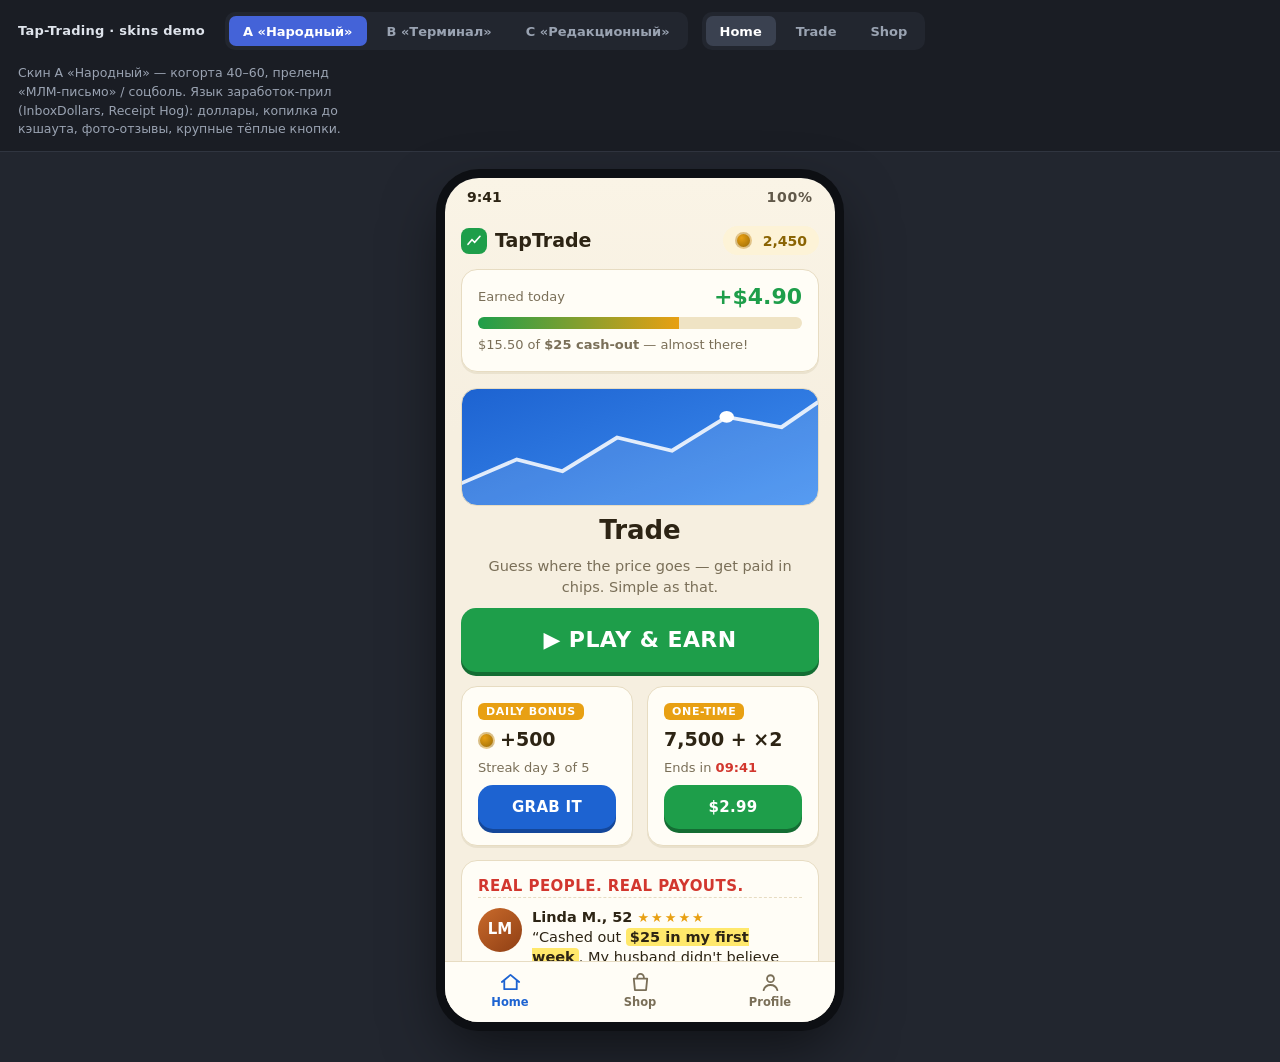
<file: skins/index.html>
<!DOCTYPE html>
<html lang="en">
<head>
<meta charset="utf-8">
<meta name="viewport" content="width=device-width, initial-scale=1">
<title>Tap-Trading — Skins Demo (A/B/C)</title>
<link rel="icon" href="data:,">
<style>
/* ============================================================
   SKINS DEMO — one screen map, three visual skins.
   Architecture: shared DOM per screen; a skin is a set of CSS
   custom properties + string dictionary (content:attr) + the
   content of the single trust/money slots. body[data-skin=...]
   ============================================================ */
*{margin:0;padding:0;box-sizing:border-box}
html,body{height:100%}
body{
  background:#22262f;
  font-family:var(--font);
  -webkit-font-smoothing:antialiased;
}

/* ---------- demo chrome (outside the phone) ---------- */
.topbar{
  display:flex;flex-wrap:wrap;align-items:center;gap:14px;
  padding:12px 18px;background:#1a1d24;color:#dfe4ec;
  font:13px/1.4 -apple-system,system-ui,sans-serif;
  border-bottom:1px solid #303540;
}
.topbar .brand{font-weight:700;letter-spacing:.02em;margin-right:6px}
.tabs{display:flex;gap:6px;background:#22262f;padding:4px;border-radius:10px}
.tabs button{
  border:0;cursor:pointer;border-radius:7px;padding:7px 14px;
  background:transparent;color:#9aa3b2;
  font:600 13px/1 -apple-system,system-ui,sans-serif;
  min-height:30px;
}
.skin-tabs button.on{background:#4463d8;color:#fff}
.screen-tabs button.on{background:#3a4150;color:#fff}
.skin-note{
  color:#9aa3b2;font:12.5px/1.5 -apple-system,system-ui,sans-serif;
  max-width:340px;
}
.stage{
  display:flex;align-items:flex-start;justify-content:center;gap:28px;
  padding:26px 16px 40px;flex-wrap:wrap;
}

/* ---------- phone frame ---------- */
.phone{
  width:390px;height:844px;flex:0 0 390px;
  border-radius:34px;overflow:hidden;position:relative;
  background:var(--bg);color:var(--ink);
  box-shadow:0 0 0 9px #0d0f13,0 24px 60px rgba(0,0,0,.55);
  display:flex;flex-direction:column;
  font-size:var(--fs);
}
.statusbar{
  flex:0 0 auto;display:flex;justify-content:space-between;align-items:center;
  padding:12px 22px 6px;font:600 14px/1 -apple-system,system-ui,sans-serif;
  color:var(--ink);
}
.statusbar .batt{opacity:.75;letter-spacing:.06em}
.screen{display:none;flex-direction:column;overflow-y:auto;flex:1 1 auto;
  padding:var(--pad) var(--pad) 10px;gap:var(--gap)}
.screen>*{flex-shrink:0}
body[data-screen="home"]  .screen-home,
body[data-screen="trade"] .screen-trade,
body[data-screen="shop"]  .screen-shop{display:flex}

/* ---------- bottom nav (shared, fixed slot) ---------- */
.nav{
  flex:0 0 auto;display:flex;border-top:1px solid var(--line);
  background:var(--surface);
}
.nav a{
  flex:1;display:flex;flex-direction:column;align-items:center;gap:3px;
  padding:9px 0 14px;text-decoration:none;color:var(--muted);
  font:600 11.5px/1 var(--font);min-height:48px;
}
.nav a.on{color:var(--primary)}
.nav svg{width:23px;height:23px;fill:none;stroke:currentColor;stroke-width:1.9;stroke-linecap:round;stroke-linejoin:round}

/* ---------- shared atoms ---------- */
.card{
  background:var(--card);border:1px solid var(--line);
  border-radius:var(--radius);padding:var(--card-pad);
  box-shadow:var(--card-shadow);
}
.btn{
  display:flex;align-items:center;justify-content:center;gap:8px;
  border:0;cursor:pointer;width:100%;
  min-height:52px;border-radius:var(--radius-btn);
  font:var(--btn-weight) 18px/1.1 var(--font);
  letter-spacing:var(--btn-track);
  text-transform:var(--btn-case);
  color:var(--primary-ink);background:var(--primary);
  box-shadow:var(--btn-shadow);
}
.btn.money{background:var(--money);color:var(--money-ink);box-shadow:var(--btn-money-shadow)}
.btn.ghost{background:var(--ghost-bg);color:var(--ghost-ink);box-shadow:none;border:var(--ghost-border)}
.pill{
  display:inline-flex;align-items:center;gap:6px;
  border-radius:999px;padding:6px 12px;
  font:700 14px/1 var(--font-num);
  background:var(--pill-bg);color:var(--pill-ink);
}
.h1{font:var(--h1)}
.h2{font:var(--h2)}
.small{font:500 13px/1.45 var(--font);color:var(--muted)}
.num{font-family:var(--font-num)}

/* string dictionary: same DOM node, per-skin copy */
.sw::before{content:attr(data-a)}
body[data-skin="terminal"]  .sw::before{content:attr(data-b)}
body[data-skin="editorial"] .sw::before{content:attr(data-c)}

/* per-skin slot variants (one slot, skin-owned content) */
.only-a,.only-b,.only-c{display:none}
body[data-skin="narodny"]  .only-a{display:block}
body[data-skin="terminal"] .only-b{display:block}
body[data-skin="editorial"] .only-c{display:block}

/* ============================================================
   SKIN A — «Народный» (light warm, $-money, chunky, MLM-letter)
   ============================================================ */
body[data-skin="narodny"]{
  --font:-apple-system,"SF Pro Text",Roboto,system-ui,sans-serif;
  --font-num:var(--font);
  --fs:18px;
  --bg:#f6efe0;
  --surface:#fffdf6;
  --card:#fffdf6;
  --ink:#2d2414;
  --muted:#7a6f58;
  --line:#e7dcc2;
  --primary:#1d63d1;--primary-ink:#fff;
  --money:#1e9e4a;--money-ink:#fff;
  --gold:#e8a013;
  --alert:#d2372e;
  --up:#1e9e4a;--dn:#d2372e;
  --pill-bg:#fdf3d7;--pill-ink:#8a6404;
  --ghost-bg:#fdf6e6;--ghost-ink:#1d63d1;--ghost-border:2px solid #d9e4f7;
  --radius:16px;--radius-btn:15px;
  --pad:16px;--gap:14px;--card-pad:16px;
  --card-shadow:0 2px 0 rgba(120,95,40,.10);
  --btn-shadow:0 4px 0 #14479a;
  --btn-money-shadow:0 4px 0 #146d33;
  --btn-weight:800;--btn-track:.02em;--btn-case:uppercase;
  --h1:800 26px/1.15 var(--font);
  --h2:800 19px/1.2 var(--font);
}
body[data-skin="narodny"] .phone{background:
  linear-gradient(180deg,#faf4e6 0%,#f6efe0 30%)}
body[data-skin="narodny"] .letterline{
  font:800 15px/1.3 var(--font);color:var(--alert);
  text-transform:uppercase;letter-spacing:.03em;
}
body[data-skin="narodny"] .hl{
  background:#ffe86b;padding:1px 4px;border-radius:4px;font-weight:700;
}

/* ============================================================
   SKIN B — «Терминал» (dark, candle green/red, mono, dense, glow)
   ============================================================ */
body[data-skin="terminal"]{
  --font:-apple-system,"SF Pro Text",Roboto,system-ui,sans-serif;
  --font-num:ui-monospace,"SF Mono",Menlo,monospace;
  --fs:16px;
  --bg:#0b0e14;
  --surface:#10141d;
  --card:#141a26;
  --ink:#e8eef5;
  --muted:#7d8899;
  --line:#232b3a;
  --primary:#22d3ee;--primary-ink:#04222a;
  --money:#16c784;--money-ink:#02150c;
  --gold:#f3ba2f;
  --alert:#ea3943;
  --up:#16c784;--dn:#ea3943;
  --pill-bg:#1b2333;--pill-ink:#f3ba2f;
  --ghost-bg:#161d2b;--ghost-ink:#22d3ee;--ghost-border:1px solid #26405a;
  --radius:10px;--radius-btn:9px;
  --pad:12px;--gap:10px;--card-pad:12px;
  --card-shadow:none;
  --btn-shadow:0 0 18px rgba(34,211,238,.35);
  --btn-money-shadow:0 0 18px rgba(22,199,132,.4);
  --btn-weight:800;--btn-track:.05em;--btn-case:uppercase;
  --h1:800 23px/1.15 var(--font);
  --h2:700 17px/1.25 var(--font);
}
body[data-skin="terminal"] .phone{background:
  radial-gradient(120% 60% at 50% 0%,#111827 0%,#0b0e14 55%)}

/* ============================================================
   SKIN C — «Редакционный» (white, serif headlines, air, calm)
   ============================================================ */
body[data-skin="editorial"]{
  --font:-apple-system,"SF Pro Text",system-ui,sans-serif;
  --font-serif:Georgia,"Times New Roman",serif;
  --font-num:var(--font);
  --fs:17px;
  --bg:#ffffff;
  --surface:#ffffff;
  --card:#ffffff;
  --ink:#1a2333;
  --muted:#66707f;
  --line:#e4e7ec;
  --primary:#1f3a5f;--primary-ink:#fff;
  --money:#2e7d5b;--money-ink:#fff;
  --gold:#a8894a;
  --alert:#b3453e;
  --up:#2e7d5b;--dn:#b3453e;
  --pill-bg:#f2f4f7;--pill-ink:#1f3a5f;
  --ghost-bg:#fff;--ghost-ink:#1f3a5f;--ghost-border:1px solid #cfd6e0;
  --radius:12px;--radius-btn:10px;
  --pad:22px;--gap:20px;--card-pad:18px;
  --card-shadow:none;
  --btn-shadow:none;
  --btn-money-shadow:none;
  --btn-weight:600;--btn-track:0;--btn-case:none;
  --h1:700 27px/1.2 var(--font-serif);
  --h2:700 19px/1.3 var(--font-serif);
}
body[data-skin="editorial"] .h1,
body[data-skin="editorial"] .h2{font-family:var(--font-serif)}
body[data-skin="editorial"] .card{border-radius:12px}
body[data-skin="editorial"] .rule{border-top:1px solid var(--line)}

/* ============================================================
   HOME
   ============================================================ */
.apphead{display:flex;align-items:center;justify-content:space-between}
.apphead .logo{font:var(--h2);display:flex;align-items:center;gap:8px}
.logo-dot{width:26px;height:26px;border-radius:8px;background:var(--primary);
  display:inline-flex;align-items:center;justify-content:center}
.logo-dot svg{width:16px;height:16px;stroke:var(--primary-ink);stroke-width:2.4;fill:none;stroke-linecap:round}
body[data-skin="narodny"] .logo-dot{background:var(--money)}

/* money strip — the money-coding slot ($ vs P&L vs 30-day text) */
.money-strip .row{display:flex;align-items:center;justify-content:space-between;gap:10px}
.piggy{height:12px;border-radius:999px;background:#efe3c4;overflow:hidden;margin-top:9px}
.piggy i{display:block;height:100%;width:62%;background:linear-gradient(90deg,var(--money),var(--gold))}
.money-strip .big{font:800 22px/1 var(--font-num)}
.up-c{color:var(--up)} .dn-c{color:var(--dn)}
.spark{width:120px;height:30px}
.spark polyline{fill:none;stroke:var(--up);stroke-width:2}

/* hero */
.hero{display:flex;flex-direction:column;gap:10px;align-items:stretch;text-align:center;
  padding-top:2px}
.hero .art{
  height:118px;border-radius:var(--radius);position:relative;overflow:hidden;
  border:1px solid var(--line);
  background:var(--hero-bg,linear-gradient(160deg,#12305e, #1d63d1));
}
body[data-skin="narodny"] .hero .art{--hero-bg:linear-gradient(160deg,#1d63d1,#3f8ef0)}
body[data-skin="terminal"] .hero .art{--hero-bg:linear-gradient(160deg,#0e1522,#15233c);border-color:#26405a}
body[data-skin="editorial"] .hero .art{--hero-bg:#f6f7f9}
.hero .art svg{position:absolute;inset:0;width:100%;height:100%}
.hero .gname{font:var(--h1)}
.hero .gsub{font:500 14.5px/1.45 var(--font);color:var(--muted);padding:0 14px}
.playbtn{min-height:60px;font-size:21px}
body[data-skin="narodny"] .playbtn{min-height:64px;font-size:22px}

/* daily + offer row */
.duo{display:flex;gap:var(--gap)}
.duo .card{flex:1;display:flex;flex-direction:column;gap:8px}
.duo .btn{min-height:44px;font-size:15px}
.tag{display:inline-flex;align-self:flex-start;border-radius:6px;padding:3px 8px;
  font:800 11px/1 var(--font);letter-spacing:.06em;text-transform:uppercase;
  background:var(--gold);color:#fff}
body[data-skin="terminal"] .tag{background:transparent;color:var(--gold);border:1px solid var(--gold)}
body[data-skin="editorial"] .tag{background:var(--pill-bg);color:var(--pill-ink)}
.timer{font:700 13px/1 var(--font-num);color:var(--alert)}

/* trust slot */
.trust .t-head{font:var(--h2);margin-bottom:10px}
.testi{display:flex;gap:10px;align-items:flex-start;padding:10px 0;border-top:1px dashed var(--line)}
.testi:first-of-type{border-top:0}
.ava{flex:0 0 44px;width:44px;height:44px;border-radius:50%;
  display:flex;align-items:center;justify-content:center;
  font:800 15px/1 var(--font);color:#fff}
.ava.a1{background:linear-gradient(140deg,#c96a2b,#8f3f14)}
.ava.a2{background:linear-gradient(140deg,#3b7bc4,#1d4b85)}
.testi .who{font:700 14.5px/1.3 var(--font)}
.testi .say{font:500 14.5px/1.4 var(--font)}
.stars{color:var(--gold);font-size:13px;letter-spacing:2px}
.payout-counter{margin-top:10px;font:700 15px/1.4 var(--font);text-align:center}
.lb-row{display:flex;justify-content:space-between;align-items:center;
  padding:8px 2px;border-top:1px solid var(--line);font:600 14.5px/1 var(--font)}
.lb-row:first-of-type{border-top:0}
.lb-row .pnl{font:700 14.5px/1 var(--font-num);color:var(--up)}
.livebar{display:flex;justify-content:space-between;align-items:center;margin-bottom:8px;
  font:700 13.5px/1.3 var(--font)}
.livebar .dot{display:inline-block;width:8px;height:8px;border-radius:50%;
  background:var(--up);margin-right:6px;box-shadow:0 0 8px var(--up)}
.step{display:flex;gap:12px;padding:9px 0;align-items:flex-start}
.step .n{flex:0 0 26px;width:26px;height:26px;border-radius:50%;
  border:1px solid var(--line);display:flex;align-items:center;justify-content:center;
  font:700 13px/1 var(--font-serif,serif);color:var(--primary)}
.step p{font:500 14.5px/1.45 var(--font);color:var(--ink)}
.step p b{display:block;font:700 15px/1.4 var(--font-serif,serif)}
.faqline{margin-top:8px;font:600 14px/1.4 var(--font);color:var(--primary);text-decoration:underline;text-underline-offset:3px}

/* ============================================================
   TRADE (in-round)
   ============================================================ */
.tr-top{display:flex;align-items:center;justify-content:space-between;gap:10px}
.backb{width:44px;height:44px;border-radius:12px;border:1px solid var(--line);
  background:var(--surface);color:var(--ink);font:600 22px/1 var(--font);cursor:pointer}
.roundpill{display:flex;flex-direction:column;align-items:center;gap:2px}
.roundpill .lab{font:600 11px/1 var(--font);color:var(--muted);text-transform:uppercase;letter-spacing:.08em}
.roundpill .val{font:800 20px/1 var(--font-num);color:var(--alert)}
.symrow{display:flex;align-items:baseline;justify-content:space-between}
.symrow .sym{font:var(--h2)}
.symrow .price{font:800 22px/1 var(--font-num)}
.symrow .chg{font:700 14px/1 var(--font-num)}
.chartcard{padding:10px}
.chart{width:100%;height:auto;display:block}
.chart .grid{stroke:var(--line);stroke-width:1}
.chart .wick{stroke-width:1.6}
.chart .up{fill:var(--up);stroke:var(--up)}
.chart .dn{fill:var(--dn);stroke:var(--dn)}
.chart .entry{stroke:var(--gold);stroke-width:1.4;stroke-dasharray:5 4}
.chart .cur{stroke:var(--ink);stroke-width:1;stroke-dasharray:2 3;opacity:.55}
.chart .curlab{font:700 11px var(--font-num);fill:var(--bg)}
.chart .curbox{fill:var(--ink)}
.chart .entrylab{font:700 10px var(--font-num);fill:var(--gold)}

.poscard{display:flex;flex-direction:column;gap:10px}
.poscard .prow{display:flex;justify-content:space-between;align-items:center}
.posbadge{display:inline-flex;gap:6px;align-items:center;border-radius:7px;
  padding:5px 10px;font:800 13px/1 var(--font);letter-spacing:.04em;
  background:var(--up);color:#fff}
.poscard .kv{display:flex;flex-direction:column;gap:2px}
.poscard .kv .k{font:600 11.5px/1 var(--font);color:var(--muted);text-transform:uppercase;letter-spacing:.06em}
.poscard .kv .v{font:800 17px/1.2 var(--font-num)}
.pnlline{display:flex;justify-content:space-between;align-items:baseline;
  border-top:1px solid var(--line);padding-top:10px}
.pnlline .lab{font:600 13px/1 var(--font);color:var(--muted)}
.pnlline .val{font:800 24px/1 var(--font-num);color:var(--up)}

.segs{display:flex;flex-direction:column;gap:8px}
.segrow{display:flex;align-items:center;gap:8px}
.segrow .slab{flex:0 0 44px;font:700 12px/1 var(--font);color:var(--muted);text-transform:uppercase;letter-spacing:.04em}
.seg{flex:1;display:flex;gap:5px}
.seg button{
  flex:1;min-height:44px;border-radius:9px;cursor:pointer;
  border:1px solid var(--line);background:var(--surface);color:var(--ink);
  font:700 14.5px/1 var(--font-num);
}
.seg button.on{background:var(--primary);border-color:var(--primary);color:var(--primary-ink)}
.seg button.lock{color:var(--muted);opacity:.65}
.actions{display:flex;gap:10px;margin-top:auto;padding-top:6px}
.actions .btn{flex:1;min-height:62px;flex-direction:column;gap:3px}
.actions .btn .sub{font:600 11.5px/1 var(--font);letter-spacing:.02em;text-transform:none;opacity:.85}
.btn.long{background:var(--up);color:#fff}
.btn.short{background:var(--dn);color:#fff}
body[data-skin="terminal"] .btn.long{box-shadow:0 0 20px rgba(22,199,132,.45)}
body[data-skin="terminal"] .btn.short{box-shadow:0 0 20px rgba(234,57,67,.45)}
body[data-skin="narodny"] .btn.long{box-shadow:0 4px 0 #146d33}
body[data-skin="narodny"] .btn.short{box-shadow:0 4px 0 #96251e}

/* ============================================================
   SHOP
   ============================================================ */
.shophead{display:flex;align-items:center;justify-content:space-between}
.offer{position:relative;overflow:hidden;display:flex;flex-direction:column;gap:8px}
body[data-skin="narodny"] .offer{border:2px solid var(--gold)}
body[data-skin="terminal"] .offer{border:1px solid var(--gold);box-shadow:0 0 22px rgba(243,186,47,.18)}
.offer .orow{display:flex;justify-content:space-between;align-items:center}
.offer .oname{font:var(--h2)}
.price-now{font:800 21px/1 var(--font-num)}
.price-was{font:600 14px/1 var(--font-num);color:var(--muted);text-decoration:line-through;margin-right:8px}
.packs{display:grid;grid-template-columns:1fr 1fr;gap:var(--gap)}
.pack{display:flex;flex-direction:column;gap:7px;align-items:center;text-align:center;position:relative;padding-top:20px}
.pack .amt{font:800 20px/1 var(--font-num)}
.pack .lbl{font:600 12.5px/1 var(--font);color:var(--muted)}
.pack .btn{min-height:44px;font-size:15.5px}
.pack .ribbon{position:absolute;top:-1px;left:50%;transform:translateX(-50%);
  border-radius:0 0 8px 8px;padding:4px 10px;font:800 10.5px/1 var(--font);white-space:nowrap;
  letter-spacing:.07em;text-transform:uppercase;background:var(--primary);color:var(--primary-ink)}
.pack .ribbon.best{background:var(--money);color:var(--money-ink)}
.free .frow{display:flex;justify-content:space-between;align-items:center;gap:10px;
  padding:11px 0;border-top:1px solid var(--line)}
.free .frow:first-of-type{border-top:0}
.free .fname{font:600 15px/1.35 var(--font)}
.free .btn{width:auto;min-width:112px;min-height:44px;font-size:14px;padding:0 14px}
.chip-ic{display:inline-block;width:17px;height:17px;border-radius:50%;
  background:radial-gradient(circle at 35% 30%,var(--gold),#9a6b06);vertical-align:-3px;margin-right:5px;
  border:2px solid rgba(255,255,255,.5)}
</style>
</head>
<body data-skin="narodny" data-screen="home">

<header class="topbar">
  <div class="brand">Tap-Trading · skins demo</div>
  <div class="tabs skin-tabs" id="skinTabs">
    <button data-set-skin="narodny" class="on">A «Народный»</button>
    <button data-set-skin="terminal">B «Терминал»</button>
    <button data-set-skin="editorial">C «Редакционный»</button>
  </div>
  <div class="tabs screen-tabs" id="screenTabs">
    <button data-set-screen="home" class="on">Home</button>
    <button data-set-screen="trade">Trade</button>
    <button data-set-screen="shop">Shop</button>
  </div>
  <div class="skin-note" id="skinNote"></div>
</header>

<main class="stage">
<div class="phone">
  <div class="statusbar"><span>9:41</span><span class="batt">100%</span></div>

  <!-- ================= HOME ================= -->
  <section class="screen screen-home">
    <div class="apphead">
      <div class="logo"><span class="logo-dot">
        <svg viewBox="0 0 24 24"><path d="M3 17l6-7 4 4 8-9"/></svg></span>TapTrade</div>
      <span class="pill"><span class="chip-ic"></span><span class="num">2,450</span></span>
    </div>

    <!-- money-coding slot: $ counter vs P&L vs 30-day result -->
    <div class="card money-strip">
      <div class="only-a">
        <div class="row"><span class="small">Earned today</span>
          <span class="big up-c">+$4.90</span></div>
        <div class="piggy"><i></i></div>
        <div class="small" style="margin-top:7px">$15.50 of <b>$25 cash-out</b> — almost there!</div>
      </div>
      <div class="only-b">
        <div class="row"><span class="small">P&amp;L today</span>
          <span class="big num up-c">+1,240 <span style="font-size:15px">(+8.6%)</span></span></div>
        <div class="row" style="margin-top:6px"><span class="small">Win streak</span>
          <span class="num" style="font-weight:800">3 🔥</span></div>
      </div>
      <div class="only-c">
        <div class="row">
          <div><div class="small">Your 30-day result</div>
            <div class="big up-c" style="margin-top:4px">+12,400 chips</div></div>
          <svg class="spark" viewBox="0 0 120 30"><polyline points="2,26 16,22 30,24 44,18 58,20 72,13 86,15 100,8 118,4"/></svg>
        </div>
      </div>
    </div>

    <!-- hero: the one game, big Play -->
    <div class="hero">
      <div class="art">
        <svg viewBox="0 0 390 158" preserveAspectRatio="none" aria-hidden="true">
          <path d="M0 128 L60 96 L110 112 L170 66 L230 84 L290 38 L350 52 L390 18"
                fill="none" stroke="rgba(255,255,255,.85)" stroke-width="5" stroke-linecap="round"/>
          <path d="M0 128 L60 96 L110 112 L170 66 L230 84 L290 38 L350 52 L390 18 L390 158 L0 158 Z"
                fill="rgba(255,255,255,.12)"/>
          <circle cx="290" cy="38" r="8" fill="#fff"/>
        </svg>
      </div>
      <div class="gname">Trade</div>
      <div class="gsub sw"
        data-a="Guess where the price goes — get paid in chips. Simple as that."
        data-b="15-second rounds. Long or short. Your read against the chart."
        data-c="A 15-second market game: predict the move, learn the mechanics as you play."></div>
      <button class="btn money playbtn"><span class="sw" data-a="▶ Play &amp; earn" data-b="▶ Beat the market" data-c="Start round"></span></button>
    </div>

    <!-- daily credit + one-time offer (fixed slots) -->
    <div class="duo">
      <div class="card">
        <span class="tag">Daily bonus</span>
        <div class="h2"><span class="chip-ic"></span>+500</div>
        <div class="small">Streak day 3 of 5</div>
        <button class="btn"><span class="sw" data-a="Grab it" data-b="Claim" data-c="Claim bonus"></span></button>
      </div>
      <div class="card">
        <span class="tag">One-time</span>
        <div class="h2">7,500 + ×2</div>
        <div class="small">Ends in <span class="timer num">09:41</span></div>
        <button class="btn money"><span class="num">$2.99</span></button>
      </div>
    </div>

    <!-- trust slot: one block, skin-owned content -->
    <div class="card trust">
      <div class="only-a">
        <div class="letterline">Real people. Real payouts.</div>
        <div class="testi">
          <div class="ava a1">LM</div>
          <div><div class="who">Linda M., 52 <span class="stars">★★★★★</span></div>
            <div class="say">“Cashed out <span class="hl">$25 in my first week</span>. My husband didn't believe it!”</div></div>
        </div>
        <div class="testi">
          <div class="ava a2">RT</div>
          <div><div class="who">Robert T., 47 <span class="stars">★★★★★</span></div>
            <div class="say">“I play 10 minutes with my morning coffee. Paid out 3 times already.”</div></div>
        </div>
        <div class="payout-counter">💵 Paid to players so far: <span class="num up-c">$1,284,506</span></div>
      </div>
      <div class="only-b">
        <div class="livebar"><span><span class="dot"></span>2,847 traders in game now</span><span class="num" style="color:var(--gold)">LIVE</span></div>
        <div class="lb-row"><span>1 · KairoFX</span><span class="pnl">+9,120</span></div>
        <div class="lb-row"><span>2 · shortqueen</span><span class="pnl">+7,480</span></div>
        <div class="lb-row"><span>3 · you?</span><span class="pnl" style="color:var(--muted)">—</span></div>
      </div>
      <div class="only-c">
        <div class="t-head">How it works</div>
        <div class="step"><span class="n">1</span><p><b>Watch the chart</b>A real-time price feed, 15-second rounds.</p></div>
        <div class="step"><span class="n">2</span><p><b>Make your call</b>Long if you expect a rise, short for a fall.</p></div>
        <div class="step"><span class="n">3</span><p><b>Learn as you go</b>Your first 3 rounds are free practice — no chips at risk.</p></div>
        <div class="faqline">Frequently asked questions</div>
      </div>
    </div>

    <div style="height:2px"></div>
  </section>

  <!-- ================= TRADE (in-round) ================= -->
  <section class="screen screen-trade">
    <div class="tr-top">
      <button class="backb">‹</button>
      <div class="roundpill"><span class="lab">Round ends</span><span class="val num">0:23</span></div>
      <span class="pill"><span class="chip-ic"></span><span class="num">2,300</span></span>
    </div>

    <div class="symrow">
      <span class="sym">BTC / USD</span>
      <span><span class="price num">64,230.50</span> <span class="chg num up-c">+1.2%</span></span>
    </div>

    <div class="card chartcard">
      <svg class="chart" viewBox="0 0 360 200">
        <line class="grid" x1="0" y1="25"  x2="360" y2="25"/>
        <line class="grid" x1="0" y1="65"  x2="360" y2="65"/>
        <line class="grid" x1="0" y1="105" x2="360" y2="105"/>
        <line class="grid" x1="0" y1="145" x2="360" y2="145"/>
        <line class="grid" x1="0" y1="185" x2="360" y2="185"/>
        <!-- candles -->
        <g>
          <line class="wick up" x1="15.5" y1="116" x2="15.5" y2="138"/><rect class="up" x="10" y="120" width="11" height="14"/>
          <line class="wick dn" x1="33.5" y1="120" x2="33.5" y2="144"/><rect class="dn" x="28" y="124" width="11" height="16"/>
          <line class="wick dn" x1="51.5" y1="132" x2="51.5" y2="156"/><rect class="dn" x="46" y="136" width="11" height="16"/>
          <line class="wick up" x1="69.5" y1="136" x2="69.5" y2="158"/><rect class="up" x="64" y="140" width="11" height="12"/>
          <line class="wick up" x1="87.5" y1="124" x2="87.5" y2="146"/><rect class="up" x="82" y="128" width="11" height="14"/>
          <line class="wick dn" x1="105.5" y1="128" x2="105.5" y2="150"/><rect class="dn" x="100" y="132" width="11" height="14"/>
          <line class="wick up" x1="123.5" y1="108" x2="123.5" y2="138"/><rect class="up" x="118" y="112" width="11" height="22"/>
          <line class="wick up" x1="141.5" y1="96"  x2="141.5" y2="118"/><rect class="up" x="136" y="100" width="11" height="14"/>
          <line class="wick dn" x1="159.5" y1="102" x2="159.5" y2="124"/><rect class="dn" x="154" y="106" width="11" height="14"/>
          <line class="wick up" x1="177.5" y1="84"  x2="177.5" y2="112"/><rect class="up" x="172" y="88" width="11" height="20"/>
          <line class="wick up" x1="195.5" y1="72"  x2="195.5" y2="94"/><rect class="up" x="190" y="76" width="11" height="14"/>
          <line class="wick dn" x1="213.5" y1="78"  x2="213.5" y2="100"/><rect class="dn" x="208" y="82" width="11" height="14"/>
          <line class="wick up" x1="231.5" y1="60"  x2="231.5" y2="88"/><rect class="up" x="226" y="64" width="11" height="20"/>
          <line class="wick dn" x1="249.5" y1="66"  x2="249.5" y2="86"/><rect class="dn" x="244" y="70" width="11" height="12"/>
          <line class="wick up" x1="267.5" y1="48"  x2="267.5" y2="76"/><rect class="up" x="262" y="52" width="11" height="20"/>
          <line class="wick up" x1="285.5" y1="36"  x2="285.5" y2="58"/><rect class="up" x="280" y="40" width="11" height="14"/>
          <line class="wick dn" x1="303.5" y1="42"  x2="303.5" y2="62"/><rect class="dn" x="298" y="46" width="11" height="12"/>
          <line class="wick up" x1="321.5" y1="24"  x2="321.5" y2="52"/><rect class="up" x="316" y="28" width="11" height="20"/>
        </g>
        <!-- entry line + current price -->
        <line class="entry" x1="0" y1="70" x2="360" y2="70"/>
        <text class="entrylab" x="4" y="66">ENTRY 63,940.00</text>
        <line class="cur" x1="0" y1="30" x2="330" y2="30"/>
        <rect class="curbox" x="296" y="20" width="62" height="18" rx="4"/>
        <text class="curlab" x="301" y="33">64,230.5</text>
      </svg>
    </div>

    <div class="card poscard">
      <div class="prow">
        <span class="posbadge">LONG ×2</span>
        <div class="kv" style="align-items:flex-end"><span class="k">Stake</span><span class="v">150</span></div>
      </div>
      <div class="prow">
        <div class="kv"><span class="k">Entry</span><span class="v">63,940.00</span></div>
        <div class="kv" style="align-items:flex-end"><span class="k">Liq. at −50%</span><span class="v">48,180.00</span></div>
      </div>
      <div class="pnlline">
        <span class="lab sw" data-a="Your win right now" data-b="Unrealized P&amp;L" data-c="Current result"></span>
        <span class="val num">+186 <span style="font-size:15px">(+12.4%)</span></span>
      </div>
    </div>

    <div class="segs">
      <div class="segrow"><span class="slab">Lev</span>
        <div class="seg">
          <button>×1</button><button class="on">×2</button><button>×3</button><button>×4</button><button>×5</button>
        </div></div>
      <div class="segrow"><span class="slab">Size</span>
        <div class="seg">
          <button class="lock">🔒 25%</button><button class="lock">🔒 50%</button><button class="lock">🔒 75%</button><button class="on">100%</button>
        </div></div>
    </div>

    <div class="actions">
      <button class="btn long">Long<span class="sub sw" data-a="Price goes UP" data-b="▲ UP" data-c="Buy — price rises"></span></button>
      <button class="btn short">Short<span class="sub sw" data-a="Price goes DOWN" data-b="▼ DOWN" data-c="Sell — price falls"></span></button>
    </div>
  </section>

  <!-- ================= SHOP ================= -->
  <section class="screen screen-shop">
    <div class="shophead">
      <div class="h1">Shop</div>
      <span class="pill"><span class="chip-ic"></span><span class="num">2,450</span></span>
    </div>

    <div class="card offer">
      <div class="orow"><span class="tag">Your personal offer</span>
        <span class="timer num">⏱ 09:41</span></div>
      <div class="oname sw" data-a="Mega money pack" data-b="Booster bundle" data-c="Starter bundle"></div>
      <div class="small sw"
        data-a="7,500 chips + ×2 earnings for 24 hours. Biggest deal we have!"
        data-b="7,500 chips + ×2 multiplier, 24h. One purchase, double edge."
        data-c="7,500 chips and a ×2 multiplier for 24 hours."></div>
      <div class="orow">
        <span><span class="price-was num">$5.99</span><span class="price-now num">$2.99</span></span>
        <button class="btn money" style="width:auto;min-width:150px"><span class="sw" data-a="Get the deal" data-b="Grab ×2" data-c="View offer"></span></button>
      </div>
    </div>

    <div class="packs">
      <div class="card pack">
        <div class="amt"><span class="chip-ic"></span>1,000</div>
        <div class="lbl">Starter</div>
        <button class="btn ghost"><span class="num">$0.99</span></button>
      </div>
      <div class="card pack"><span class="ribbon">Popular</span>
        <div class="amt"><span class="chip-ic"></span>5,500</div>
        <div class="lbl">+10% bonus</div>
        <button class="btn"><span class="num">$4.99</span></button>
      </div>
      <div class="card pack"><span class="ribbon best">Best value</span>
        <div class="amt"><span class="chip-ic"></span>12,000</div>
        <div class="lbl">+20% bonus</div>
        <button class="btn money"><span class="num">$9.99</span></button>
      </div>
      <div class="card pack">
        <div class="amt"><span class="chip-ic"></span>30,000</div>
        <div class="lbl">+50% bonus</div>
        <button class="btn ghost"><span class="num">$19.99</span></button>
      </div>
    </div>

    <div class="card free">
      <div class="h2" style="margin-bottom:6px" >Free chips</div>
      <div class="frow">
        <span class="fname sw" data-a="Watch a short video" data-b="Watch ad" data-c="Watch a short video"></span>
        <button class="btn ghost">+100</button>
      </div>
      <div class="frow">
        <span class="fname sw" data-a="Invite a friend" data-b="Refer a trader" data-c="Invite a friend"></span>
        <button class="btn ghost">+500</button>
      </div>
    </div>

    <div style="height:2px"></div>
  </section>

  <!-- bottom nav (shared) -->
  <nav class="nav">
    <a href="#" class="on" data-set-screen="home">
      <svg viewBox="0 0 24 24"><path d="M3 11.5 12 4l9 7.5M5.5 10v9h13v-9"/></svg>Home</a>
    <a href="#" data-set-screen="shop">
      <svg viewBox="0 0 24 24"><path d="M5 8h14l-1.2 12H6.2L5 8zM8.5 8V6.5a3.5 3.5 0 0 1 7 0V8"/></svg>Shop</a>
    <a href="#">
      <svg viewBox="0 0 24 24"><circle cx="12" cy="8" r="3.6"/><path d="M4.8 20a7.5 7.5 0 0 1 14.4 0"/></svg>Profile</a>
  </nav>
</div>
</main>

<script>
(function(){
  var notes = {
    narodny:  'Скин A «Народный» — когорта 40–60, преленд «МЛМ-письмо» / соцболь. Язык заработок-прил (InboxDollars, Receipt Hog): доллары, копилка до кэшаута, фото-отзывы, крупные тёплые кнопки.',
    terminal: 'Скин B «Терминал» — когорта 30–45, преленд челлендж / крипто. Жанр бинарок (Quotex, Pocket Option): тёмный график, зелёно-красная пара кнопок, моно-цифры, лидерборд.',
    editorial:'Скин C «Редакционный» — когорта 35–55 осторожные, преленд натив / адверториал. Журнальная подача: serif-заголовки, воздух, «как это работает» по шагам.'
  };
  var note = document.getElementById('skinNote');
  function setOn(container, btn){
    container.querySelectorAll('button').forEach(function(b){ b.classList.toggle('on', b === btn); });
  }
  document.getElementById('skinTabs').addEventListener('click', function(e){
    var b = e.target.closest('button[data-set-skin]'); if(!b) return;
    document.body.dataset.skin = b.dataset.setSkin;
    setOn(this, b);
    note.textContent = notes[b.dataset.setSkin];
  });
  function switchScreen(name){
    document.body.dataset.screen = name;
    var tabs = document.getElementById('screenTabs');
    tabs.querySelectorAll('button').forEach(function(b){ b.classList.toggle('on', b.dataset.setScreen === name); });
    document.querySelectorAll('.nav a').forEach(function(a){ a.classList.toggle('on', a.dataset.setScreen === name); });
  }
  document.getElementById('screenTabs').addEventListener('click', function(e){
    var b = e.target.closest('button[data-set-screen]'); if(!b) return;
    switchScreen(b.dataset.setScreen);
  });
  document.querySelectorAll('.nav a[data-set-screen]').forEach(function(a){
    a.addEventListener('click', function(e){ e.preventDefault(); switchScreen(a.dataset.setScreen); });
  });
  note.textContent = notes.narodny;
})();
</script>
</body>
</html>
</file>
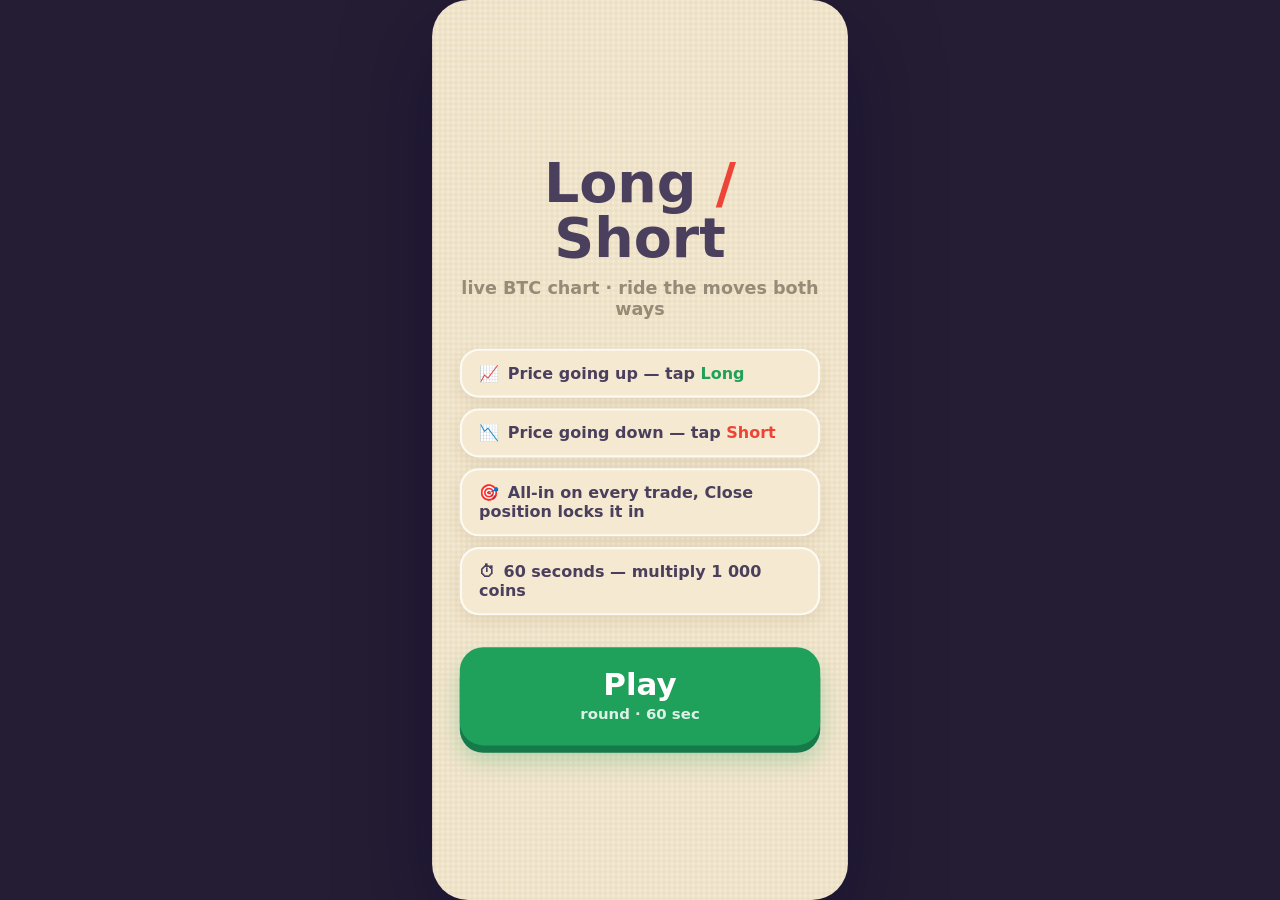
<file: games/longshort/index.html>
<!DOCTYPE html>
<html lang="en">
<head>
<meta charset="UTF-8">
<meta name="viewport" content="width=device-width, initial-scale=1, viewport-fit=cover, user-scalable=no">
<title>Long/Short — tap-trading</title>
<link rel="stylesheet" href="style.css">
</head>
<body>
<div id="app">
  <div id="stage">

    <!-- ===================== START ===================== -->
    <section id="screen-start" class="screen">
      <div class="start-inner">
        <div class="logo">Long <span class="logo-slash">/</span> Short</div>
        <div class="tagline">live BTC chart · ride the moves both ways</div>
        <ul class="howto">
          <li><span class="how-ico">📈</span>Price going up — tap <b class="tx-green">Long</b></li>
          <li><span class="how-ico">📉</span>Price going down — tap <b class="tx-red">Short</b></li>
          <li><span class="how-ico">🎯</span>All-in on every trade, <b>Close position</b> locks it in</li>
          <li><span class="how-ico">⏱</span>60 seconds — multiply 1 000 coins</li>
        </ul>
        <div class="action-zone start-zone">
          <button id="btn-start" class="bigbtn green"><span class="btn-label">Play</span><span class="btn-sub">round · 60 sec</span></button>
        </div>
        <div class="start-best hidden" id="start-best"></div>
      </div>
    </section>

    <!-- ===================== GAME ===================== -->
    <section id="screen-game" class="screen hidden">
      <header class="topbar">
        <button id="btn-pause" class="pause-btn" aria-label="Pause">
          <svg width="18" height="18" viewBox="0 0 18 18"><rect x="3" y="2" width="4.6" height="14" rx="2.1" fill="currentColor"/><rect x="10.4" y="2" width="4.6" height="14" rx="2.1" fill="currentColor"/></svg>
        </button>
        <div class="ring-wrap">
          <svg class="ring" viewBox="0 0 84 84">
            <circle class="ring-track" cx="42" cy="42" r="36"/>
            <circle class="ring-arc" id="ring-arc" cx="42" cy="42" r="36"/>
          </svg>
          <div id="hud-timer">1:00</div>
        </div>
        <div class="hearts" id="hearts">
          <span class="heart"></span><span class="heart"></span><span class="heart"></span>
        </div>
        <div id="net-badge" class="hidden"><span class="net-dot"></span>offline</div>
      </header>

      <div class="balance-strip">
        <span class="coin small"></span>
        <span id="hud-balance">1 000</span>
        <span id="hud-preview" class="hidden"></span>
      </div>

      <div class="chart-wrap">
        <canvas id="chart"></canvas>
        <div id="trades-log"></div>
        <div id="melt-warn" class="hidden">🔥 profit is melting — lock it in!</div>
        <div id="hint-idle">tap <b class="tx-green">Long</b> or <b class="tx-red">Short</b></div>
      </div>

      <div class="info-card">
        <div id="card-idle">
          <div class="card-label">BTC</div>
          <div class="card-big" id="card-price">63 370</div>
          <div class="card-pct" id="card-pct">+0.00%</div>
        </div>
        <div id="card-pos" class="hidden">
          <div id="dir-pill" class="long">Long</div>
          <div class="card-label">Unrealized P&amp;L</div>
          <div class="card-big" id="pnl-value">+0.0%</div>
          <div class="card-chips">
            <div class="mini-chip"><div class="mini-label">Entry</div><div class="mini-val" id="entry-price">63 370</div></div>
            <div class="mini-chip"><div class="mini-label">Current</div><div class="mini-val" id="cur-price">63 370</div></div>
          </div>
        </div>
      </div>

      <div class="action-zone">
        <div id="entry-buttons" class="btn-row">
          <button id="btn-long" class="bigbtn green"><span class="btn-label">Long</span></button>
          <button id="btn-short" class="bigbtn red"><span class="btn-label">Short</span></button>
        </div>
        <button id="btn-exit" class="bigbtn blue hidden">
          <span class="btn-label">Close position</span>
          <span class="btn-sub" id="exit-preview">→ 1 000 coins</span>
        </button>
      </div>

      <div id="countdown" class="hidden">3</div>

      <div id="pause-overlay" class="overlay hidden">
        <div class="overlay-card">
          <div class="overlay-title">Paused</div>
          <button id="btn-resume" class="bigbtn green slim"><span class="btn-label">Resume</span></button>
          <button id="btn-restart" class="ghostbtn">Restart</button>
        </div>
      </div>
    </section>

    <!-- ===================== RESULT ===================== -->
    <section id="screen-result" class="screen hidden">
      <div class="result-inner">
        <div class="result-title" id="result-title">Round complete</div>
        <div class="result-balance"><span class="coin big"></span><span id="result-balance">1 000</span></div>
        <div class="result-chips">
          <div class="chip" id="result-mult">×1.0 from start</div>
          <div class="chip gold hidden" id="result-record">🏆 new record!</div>
        </div>
        <div class="result-best" id="result-best"></div>

        <div class="panel">
          <div class="panel-title">Trades <span id="trades-count"></span></div>
          <div class="trades-list" id="trades-list"></div>
        </div>

        <div class="panel">
          <div class="panel-title">Leaderboard</div>
          <div class="leaderboard" id="leaderboard"></div>
        </div>

        <div class="action-zone">
          <button id="btn-again" class="bigbtn blue"><span class="btn-label">Play again</span></button>
        </div>
      </div>
    </section>

    <canvas id="fx"></canvas>
    <div id="flash"></div>
  </div>
</div>
<script src="game.js"></script>
</body>
</html>
</file>
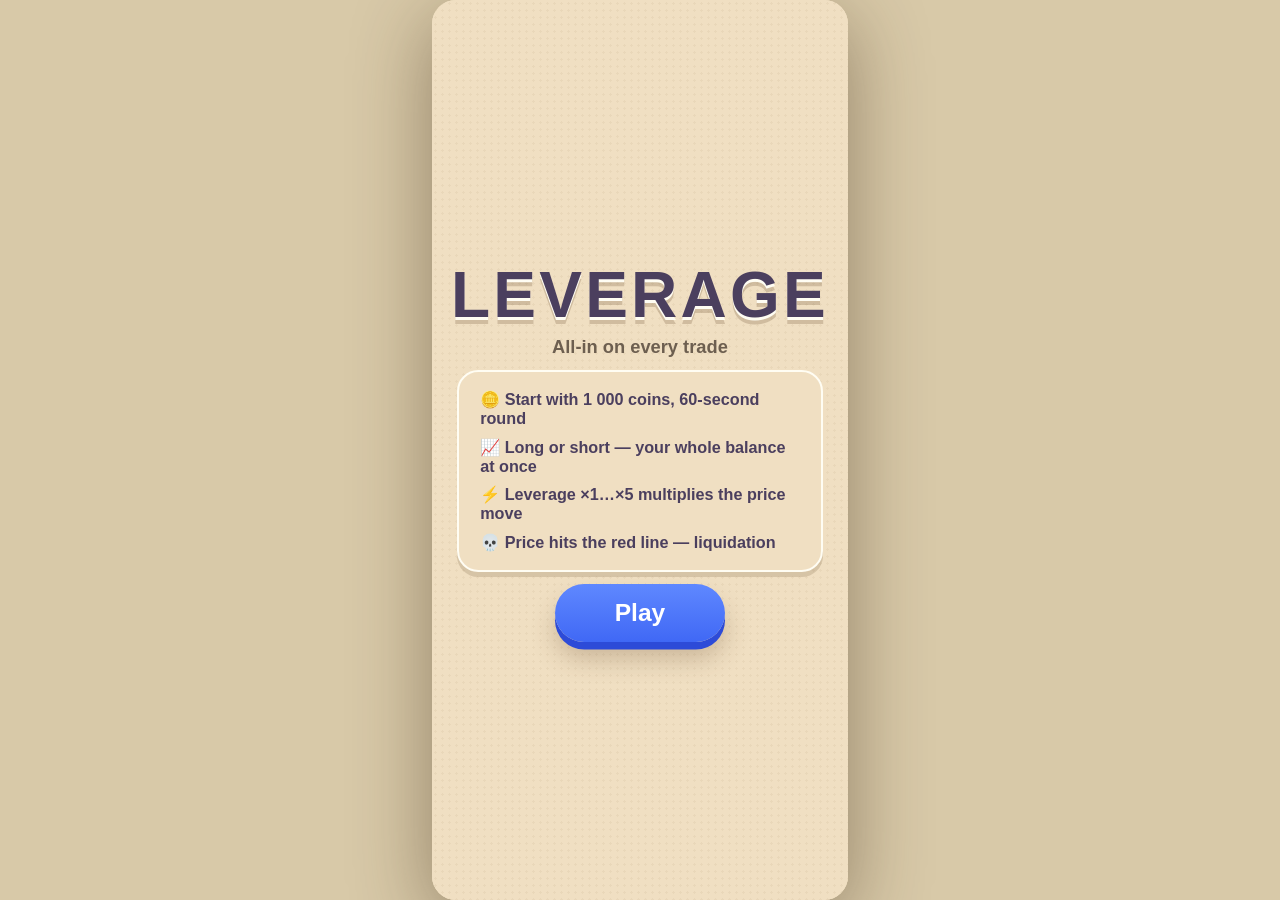
<file: games/plechi/index.html>
<!doctype html>
<html lang="en">
<head>
<meta charset="utf-8">
<meta name="viewport" content="width=device-width,initial-scale=1,maximum-scale=1,user-scalable=no,viewport-fit=cover">
<title>Leverage — tap arcade</title>
<link rel="stylesheet" href="style.css">
</head>
<body>
<div id="phone">
  <div id="game">

    <header id="hud">
      <button id="pauseBtn" aria-label="Pause"><span></span><span></span></button>
      <div id="timerWrap">
        <svg viewBox="0 0 100 100">
          <circle class="ring-bg" cx="50" cy="50" r="44"/>
          <circle class="ring-arc" id="ringArc" cx="50" cy="50" r="44"/>
        </svg>
        <div id="timerVal">1:00</div>
      </div>
      <div id="bestPill"><span class="ico">🏆</span><span id="bestVal">—</span></div>
    </header>

    <div id="balStrip">
      <span class="coin">🪙</span><span id="balVal">1 000</span><span id="runMult">×1.0</span>
    </div>

    <div id="chartWrap">
      <canvas id="chart"></canvas>
      <div id="offlineBadge" class="hidden">offline</div>
      <div id="vignette"></div>
      <div id="msg"></div>
      <div id="floatLayer"></div>
      <div id="stamp" class="hidden">LIQUIDATION</div>
    </div>

    <div id="infoCard">
      <div id="flatInfo">
        <div class="sym">BTC</div>
        <div class="priceRow"><span id="flatPrice">—</span><span id="flatPct"></span></div>
        <div class="hintText">pick your leverage and open a trade</div>
      </div>
      <div id="posInfo" class="hidden">
        <div class="chipRow">
          <span id="levChip">x5</span>
          <span class="plTitle">Unrealized P&amp;L</span>
          <span id="dirChip">Long</span>
        </div>
        <div class="plRow"><span id="plCoins">+0.0</span><span id="plPct">+0.00%</span></div>
        <div class="subRow">
          <div class="subCard"><div class="lbl">Entry</div><div class="val" id="entryVal">—</div></div>
          <div class="subCard"><div class="lbl">Current</div><div class="val" id="curVal">—</div></div>
        </div>
        <div class="liqBlock">
          <div id="liqLabel">to liquidation: 10%</div>
          <div id="liqBar"><div id="liqFill"></div></div>
        </div>
      </div>
    </div>

    <div id="bottomZone">
      <div id="tradeUI">
        <div id="levZone">
          <div id="levTitle">Leverage</div>
          <div id="slider">
            <div id="sliderTrack"><div id="sliderFill"></div>
              <span class="stopDot" data-i="0"></span><span class="stopDot" data-i="1"></span><span class="stopDot" data-i="2"></span><span class="stopDot" data-i="3"></span><span class="stopDot" data-i="4"></span>
              <div id="knob"></div>
            </div>
            <div id="levLabels"><span data-i="0">×1</span><span data-i="1">×2</span><span data-i="2">×3</span><span data-i="3">×4</span><span data-i="4">×5</span></div>
          </div>
        </div>
        <div id="rowEnter">
          <button id="btnLong">Long</button>
          <button id="btnShort">Short</button>
        </div>
      </div>
      <div id="rowExit" class="hidden">
        <button id="btnExit"><span class="cap">Close position</span><span class="sub" id="exitSub">→ 1 000</span></button>
      </div>
    </div>

    <canvas id="fx"></canvas>

    <div class="screen" id="startScreen">
      <div class="logo">LEVERAGE</div>
      <div class="tagline">All-in on every trade</div>
      <div class="rules">
        <div>🪙 Start with 1 000 coins, 60-second round</div>
        <div>📈 Long or short — your whole balance at once</div>
        <div>⚡ Leverage ×1…×5 multiplies the price move</div>
        <div>💀 Price hits the red line — liquidation</div>
      </div>
      <div id="startBest" class="hidden">🏆 Best: <span id="startBestVal">0</span></div>
      <button class="bigBtn" id="playBtn">Play</button>
    </div>

    <div class="screen hidden" id="pauseScreen">
      <div class="h2">Paused</div>
      <button class="bigBtn" id="resumeBtn">Resume</button>
      <button class="ghostBtn" id="restartBtn">Restart</button>
    </div>

    <div class="screen hidden" id="overScreen">
      <div class="h2" id="overTitle">Round complete</div>
      <div id="finalBal">🪙 0</div>
      <div class="sub" id="finalMult">×0.0 from start</div>
      <div id="recordNote" class="hidden">🏆 New record!</div>
      <div id="tradesList"></div>
      <div id="board"></div>
      <button class="bigBtn" id="againBtn">Play again</button>
    </div>

  </div>
</div>
<script src="game.js"></script>
</body>
</html>
</file>
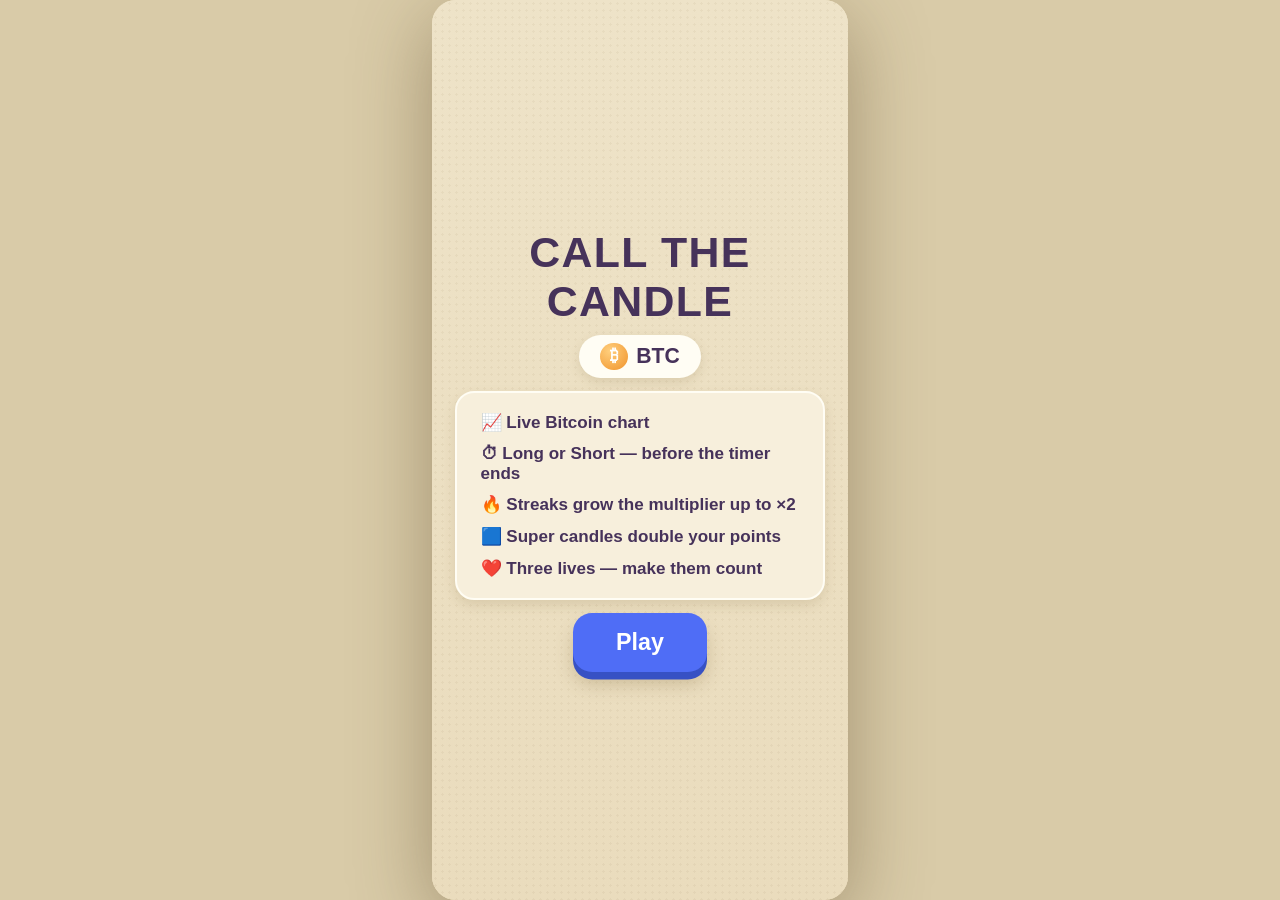
<file: games/prognoz/index.html>
<!doctype html>
<html lang="en">
<head>
<meta charset="utf-8">
<meta name="viewport" content="width=device-width,initial-scale=1,maximum-scale=1,user-scalable=no,viewport-fit=cover">
<title>Call the Candle — tap arcade</title>
<link rel="stylesheet" href="style.css">
<style>/* localization fit: EN title is longer than RU original */
#title{font-size:4.6cqw;letter-spacing:.04em;white-space:nowrap}</style>
</head>
<body>
<div id="phone">
  <div id="game">

    <header id="hud">
      <button id="pauseBtn" aria-label="Pause"><span></span><span></span></button>
      <div id="title">CALL THE CANDLE</div>
      <div id="hearts">
        <span class="hp"><svg viewBox="0 0 24 22"><path d="M12 20.3C5.4 15.4 1.5 11.6 1.5 7.3 1.5 4 4 1.5 7.2 1.5c1.9 0 3.7.9 4.8 2.4C13.1 2.4 14.9 1.5 16.8 1.5 20 1.5 22.5 4 22.5 7.3c0 4.3-3.9 8.1-10.5 13z"/></svg></span>
        <span class="hp"><svg viewBox="0 0 24 22"><path d="M12 20.3C5.4 15.4 1.5 11.6 1.5 7.3 1.5 4 4 1.5 7.2 1.5c1.9 0 3.7.9 4.8 2.4C13.1 2.4 14.9 1.5 16.8 1.5 20 1.5 22.5 4 22.5 7.3c0 4.3-3.9 8.1-10.5 13z"/></svg></span>
        <span class="hp"><svg viewBox="0 0 24 22"><path d="M12 20.3C5.4 15.4 1.5 11.6 1.5 7.3 1.5 4 4 1.5 7.2 1.5c1.9 0 3.7.9 4.8 2.4C13.1 2.4 14.9 1.5 16.8 1.5 20 1.5 22.5 4 22.5 7.3c0 4.3-3.9 8.1-10.5 13z"/></svg></span>
      </div>
    </header>

    <div id="statCard">
      <div class="cardTop">
        <div id="streakLbl">🔥 Streak: <span id="streakVal">0</span></div>
        <div id="scorePill">
          <span id="scoreVal">0</span><span id="multChip" class="t1">-</span>
        </div>
      </div>
      <div id="segBar"><i></i><i></i><i></i><i></i><i></i><i></i><i></i><i></i><i></i><i></i></div>
      <div id="segLabels"><span class="l1">×1</span><span class="l2">×1.5</span><span class="l3">×2.0</span></div>
    </div>

    <div id="chartWrap">
      <canvas id="chart"></canvas>
      <div id="netBadge" class="hidden">offline</div>
      <div id="msg"></div>
      <div id="floatLayer"></div>
    </div>

    <div id="countdown">
      <div id="countLbl">Next candle in</div>
      <div id="ringWrap">
        <svg id="ring" viewBox="0 0 100 100">
          <circle class="rbg" cx="50" cy="50" r="44"/>
          <circle class="rarc" cx="50" cy="50" r="44"/>
        </svg>
        <div id="countNum">0:4</div>
      </div>
    </div>

    <div id="controls">
      <button id="btnUp">Long</button>
      <button id="btnDown">Short</button>
    </div>

    <canvas id="fx"></canvas>

    <div class="screen" id="startScreen">
      <div class="goTitle">CALL THE CANDLE</div>
      <div class="btcPill"><i>₿</i> BTC</div>
      <div class="rules">
        <div>📈 Live Bitcoin chart</div>
        <div>⏱ Long or Short — before the timer ends</div>
        <div>🔥 Streaks grow the multiplier up to ×2</div>
        <div>🟦 Super candles double your points</div>
        <div>❤️ Three lives — make them count</div>
      </div>
      <button class="blueBtn" id="playBtn">Play</button>
    </div>

    <div class="screen hidden" id="pauseScreen">
      <div class="pauseCard">
        <div class="goTitle small">PAUSED</div>
        <button class="blueBtn" id="resumeBtn">Resume</button>
        <button class="ghostBtn" id="restartBtn">Restart</button>
      </div>
    </div>

    <div class="screen hidden" id="overScreen">
      <div class="goTitle">ROUND COMPLETE</div>
      <div class="btcPill"><i>₿</i> BTC</div>
      <div class="goBand">
        <div class="goLbl">Your score</div>
        <div id="finalScore">0</div>
        <div id="bonusPill" class="hidden">+×2.0 streak bonus</div>
      </div>
      <div class="goStats">
        <div class="stat"><div class="sLbl">Correct</div><div class="sVal" id="stCorrect">0</div></div>
        <div class="stat"><div class="sLbl">Streak</div><div class="sVal" id="stStreak">0🔥</div></div>
        <div class="stat"><div class="sLbl">Best</div><div class="sVal" id="stMult">×1</div></div>
      </div>
      <div class="lbHead"><span>Leaderboard</span><span id="lbAll">View all</span></div>
      <div id="board"></div>
      <div class="goBtns">
        <button class="blueBtn wide" id="againBtn">Play again</button>
        <button id="homeBtn" aria-label="Home"><svg viewBox="0 0 24 24"><path d="M12 3.2 3 10.6V21h6.4v-5.8h5.2V21H21V10.6z" fill="#fff"/></svg></button>
      </div>
    </div>

  </div>
</div>
<script src="game.js"></script>
</body>
</html>
</file>
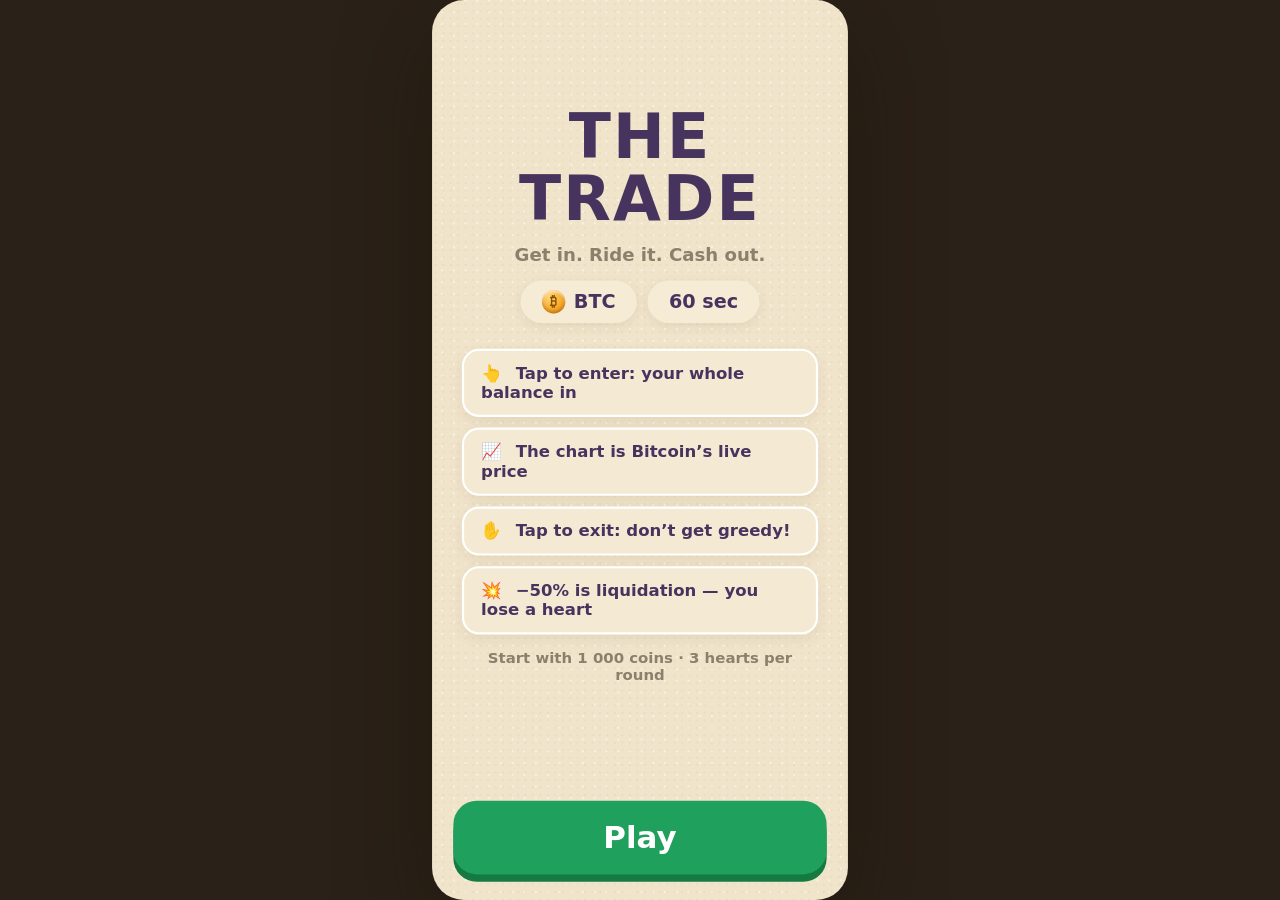
<file: games/sdelka/index.html>
<!DOCTYPE html>
<html lang="en">
<head>
<meta charset="UTF-8">
<meta name="viewport" content="width=device-width, initial-scale=1, maximum-scale=1, user-scalable=no">
<title>The Trade — enter/exit</title>
<link rel="icon" href="data:,">
<link rel="stylesheet" href="style.css">
</head>
<body>
<div id="app">
  <div id="stage">

    <!-- ===== START ===== -->
    <section id="screen-start" class="screen">
      <div class="start-inner">
        <h1 class="logo">THE TRADE</h1>
        <div class="tagline">Get in. Ride it. Cash out.</div>
        <div class="chips-row">
          <div class="pill"><span class="btc-coin"></span>BTC</div>
          <div class="pill">60 sec</div>
        </div>
        <ul class="howto">
          <li><span class="how-ico">👆</span> Tap to enter: your whole balance in</li>
          <li><span class="how-ico">📈</span> The chart is Bitcoin’s live price</li>
          <li><span class="how-ico">✋</span> Tap to exit: don’t get greedy!</li>
          <li><span class="how-ico">💥</span> −50% is liquidation — you lose a heart</li>
        </ul>
        <div class="start-note">Start with 1 000 coins · 3 hearts per round</div>
      </div>
      <div class="action-zone">
        <button id="btnPlay" class="bigbtn green"><span class="btn-label">Play</span></button>
      </div>
    </section>

    <!-- ===== GAME ===== -->
    <section id="screen-game" class="screen hidden">
      <header id="topbar">
        <button id="btnPause" class="squarebtn" aria-label="Pause"><span class="pause-ico"></span></button>
        <div id="timerCircle">
          <svg viewBox="0 0 68 68">
            <circle class="ring-track" cx="34" cy="34" r="29"/>
            <circle id="ringArc" class="ring-arc" cx="34" cy="34" r="29"/>
          </svg>
          <div id="timerText">1:00</div>
        </div>
        <div id="hearts">
          <span class="heart"></span><span class="heart"></span><span class="heart"></span>
        </div>
      </header>

      <div id="balanceBand"><span class="coin"></span><span id="balTop">1 000</span></div>
      <div id="offlineBadge" class="hidden">⚡ offline mode</div>

      <div id="chartWrap">
        <canvas id="chart"></canvas>
        <div id="meltWarn" class="hidden">⚠ Profit is melting — lock it in!</div>
      </div>

      <div id="infoCard">
        <!-- flat: тикер -->
        <div id="tickerBox">
          <div class="card-label">BTC</div>
          <div class="ticker-line"><span id="tickerPrice">63 370</span><span id="tickerChg" class="up">+0.00%</span></div>
        </div>
        <!-- в позиции: PnL -->
        <div id="pnlBox" class="hidden">
          <div class="card-label">Unrealized P&amp;L</div>
          <div class="pnl-line"><span id="uPnlUsd">+0.00</span><span id="uPnlPct">+0.00%</span></div>
          <div class="pnl-chips">
            <div class="pnl-chip"><div class="pc-label">Entry</div><div id="entryPriceEl" class="pc-val">63 370</div></div>
            <div class="pnl-chip"><div class="pc-label">Current</div><div id="curPriceEl" class="pc-val">63 420</div></div>
          </div>
        </div>
      </div>

      <div class="action-zone game-action">
        <button id="btnAction" class="bigbtn green"><span class="btn-label" id="btnLabel">Enter</span></button>
      </div>
    </section>

    <!-- ===== RESULT ===== -->
    <section id="screen-result" class="screen hidden">
      <div class="res-scroll">
        <div class="res-head">
          <div class="res-title">ROUND COMPLETE</div>
          <div class="chips-row">
            <div class="pill"><span class="btc-coin"></span>BTC</div>
            <div class="pill">60 sec</div>
          </div>
        </div>

        <div class="score-band">
          <div class="score-label">Round score</div>
          <div id="resScore" class="score-value">+0</div>
          <div id="resMult" class="score-mult">×1.0 from start</div>
          <div id="resBest" class="score-best">Best result: +0</div>
          <div id="resBestBadge" class="best-badge hidden">🏆 New record!</div>
        </div>

        <div class="sect-head"><span class="sect-title">Trade history</span><span id="tradesAll" class="sect-link">View all</span></div>
        <div id="resTrades" class="list-card"></div>

        <div class="sect-head"><span class="sect-title">Leaderboard</span><span class="sect-link">View all</span></div>
        <div id="leaderboard" class="list-card"></div>
      </div>
      <div class="action-zone res-action">
        <button id="btnAgain" class="bigbtn blue"><span class="btn-label">One more round</span></button>
        <button id="btnHome" class="squarebtn dark" aria-label="Home">⌂</button>
      </div>
    </section>

    <!-- ===== OVERLAYS ===== -->
    <div id="pauseOverlay" class="overlay hidden">
      <div class="pause-card">
        <div class="pause-title">Paused</div>
        <button id="btnResume" class="bigbtn green slim"><span class="btn-label">Resume</span></button>
        <button id="btnExitRound" class="ghostbtn">End round</button>
        <button id="btnSound" class="ghostbtn">🔊 Sound: on</button>
      </div>
    </div>

    <div id="liqOverlay" class="overlay hidden">
      <svg id="cracks" viewBox="0 0 390 844" preserveAspectRatio="none">
        <g stroke="#3a2222" stroke-width="3" fill="none" opacity="0.8">
          <path d="M195 420 L150 340 L160 250 L110 180 L120 90 L80 20"/>
          <path d="M195 420 L260 360 L255 260 L320 210 L310 100 L360 40"/>
          <path d="M195 420 L120 470 L60 450 L20 520"/>
          <path d="M195 420 L275 480 L340 470 L375 560"/>
          <path d="M195 420 L180 540 L220 640 L190 760 L210 844"/>
          <path d="M195 420 L100 600 L120 700 L60 800"/>
          <path d="M195 420 L300 590 L280 690 L340 790"/>
        </g>
        <g stroke="#ffffff" stroke-width="1.5" fill="none" opacity="0.85">
          <path d="M195 420 L152 342 L162 252 L112 182"/>
          <path d="M195 420 L258 362 L253 262 L318 212"/>
          <path d="M195 420 L182 538 L218 638"/>
        </g>
      </svg>
      <div class="liq-text">LIQUIDATION</div>
      <div class="liq-sub" id="liqSub">−50% · held through the reversal</div>
    </div>

    <canvas id="fx"></canvas>
    <div id="flash"></div>
  </div>
</div>
<script src="game.js"></script>
</body>
</html>
</file>
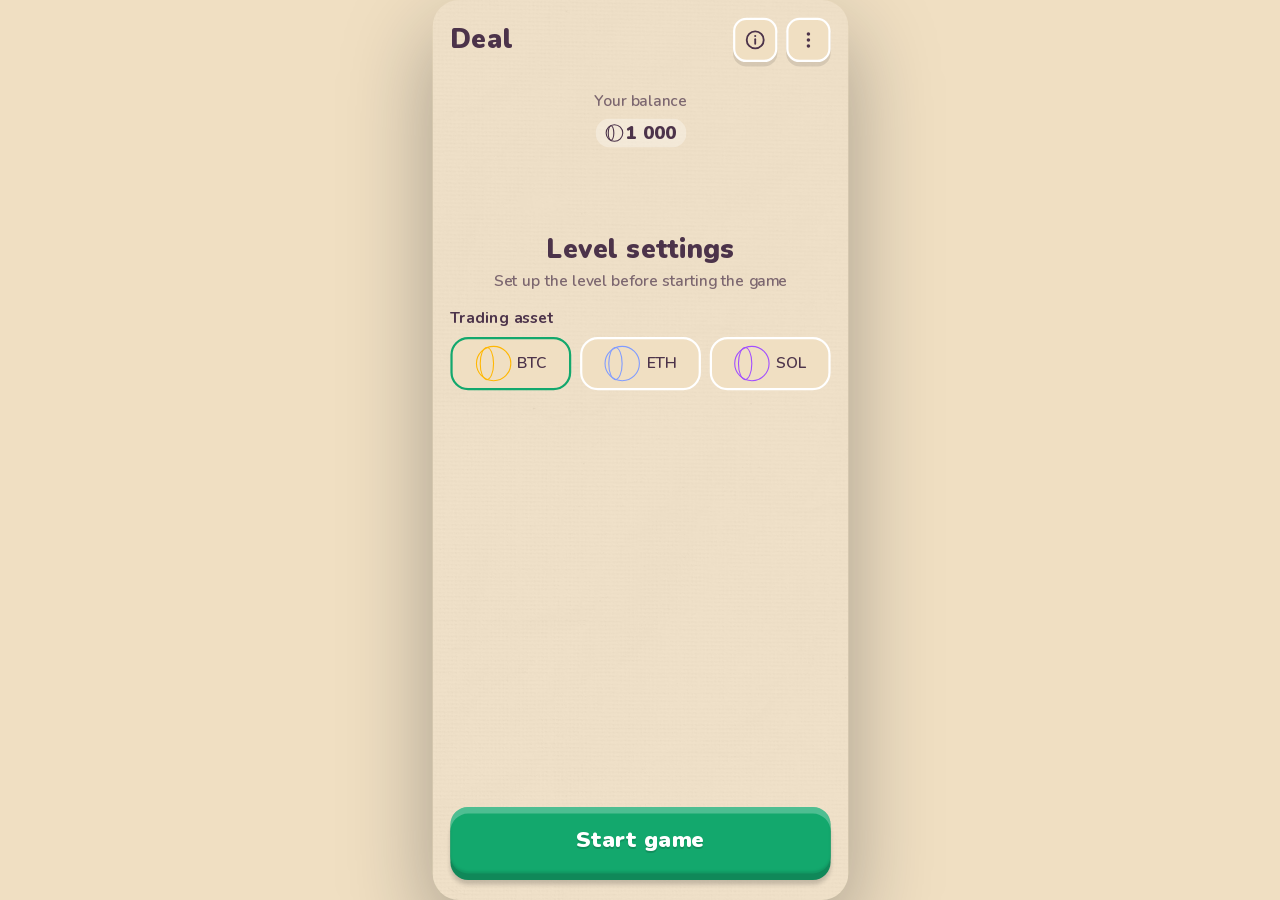
<file: games/trade/index.html>
<!DOCTYPE html>
<html lang="en" data-skin="paper">
<head>
<meta charset="UTF-8">
<meta name="viewport" content="width=device-width, initial-scale=1, maximum-scale=1, user-scalable=no">
<title>Trade — one game, four stages</title>
<link rel="icon" href="data:,">
<link rel="stylesheet" href="style.css">
</head>
<body>
<div id="app">
  <div id="stage">

    <!-- ===== app chrome band (corporate: navy header bar with the screen title; the other
         three variants draw no app bar over the game → --gtop-h:0 collapses it) ===== -->
    <div id="gtopbar"><span id="gtopTitle">Trade</span></div>

    <!-- ===== START: «Deal» pre-round Level settings ===== -->
    <section id="screen-start" class="screen">
      <div class="deal-inner">
        <header class="deal-top">
          <h1 class="deal-title" data-gt="deal.title">Deal</h1>
          <div class="deal-topbtns">
            <button id="btnInfo" class="squarebtn" aria-label="How to play">
              <svg viewBox="0 0 24 24" width="20" height="20" fill="none" stroke="currentColor" stroke-width="2" stroke-linecap="round"><circle cx="12" cy="12" r="9.2"/><path d="M12 11.2v5"/><circle cx="12" cy="7.8" r="1.15" fill="currentColor" stroke="none"/></svg>
            </button>
            <button id="btnDealKebab" class="squarebtn" aria-label="Menu">
              <svg viewBox="0 0 24 24" width="20" height="20"><circle cx="12" cy="5.5" r="1.9" fill="currentColor"/><circle cx="12" cy="12" r="1.9" fill="currentColor"/><circle cx="12" cy="18.5" r="1.9" fill="currentColor"/></svg>
            </button>
          </div>
        </header>

        <div class="deal-balband">
          <div class="bal-row">
            <span class="bal-lbl dbb-label" data-gt="deal.balance">Your balance</span>
            <span class="bal-pill"><span class="coin-dot"></span><span id="dealBal">1 000</span></span>
          </div>
        </div>

        <div class="deal-head">
          <div class="deal-h" data-gt="deal.settings">Level settings</div>
          <div class="deal-sub" data-gt="deal.setup">Set up the level before starting the game</div>
        </div>

        <div class="asset-band">
          <div class="asset-lbl ctl-lbl" data-gt="deal.asset">Trading asset</div>
          <div class="asset-chips" id="assetChips">
            <button class="asset-chip on" data-asset="BTC"><span class="coin-dot" data-coin="BTC"></span>BTC</button>
            <button class="asset-chip" data-asset="ETH"><span class="coin-dot" data-coin="ETH"></span>ETH</button>
            <button class="asset-chip" data-asset="SOL"><span class="coin-dot" data-coin="SOL"></span>SOL</button>
          </div>
        </div>

        <!-- unlock banner: shown when a new mechanic is actually available to learn
             (partial positions on stage 3 — exactly the mockup case) -->
        <div id="dealUnlock" class="deal-unlock hidden">
          <div class="du-head">
            <span class="du-ico"><svg viewBox="0 0 20 20" width="14" height="14" fill="none" stroke="currentColor" stroke-width="2" stroke-linecap="round" stroke-linejoin="round"><path d="M6.2 9V6.4a3.8 3.8 0 0 1 7.4-1.1"/><rect x="3.5" y="9" width="13" height="8.5" rx="2"/></svg></span>
            <span class="du-tag" data-gt="deal.unlock.t">New mechanic unlocked!</span>
          </div>
          <div class="du-name" id="duName"></div>
          <div class="du-desc" id="duDesc"></div>
          <button id="btnLearn" class="bigbtn learn"><span class="btn-label" data-gt="deal.learn">Learn</span></button>
        </div>

        <div class="deal-cta">
          <button id="btnPlay" class="bigbtn green"><span class="btn-label" data-gt="deal.start">Start game</span></button>
        </div>
      </div>
    </section>

    <!-- ===== GAME ===== -->
    <section id="screen-game" class="screen hidden">
      <header id="topbar">
        <button id="btnPause" class="squarebtn" aria-label="Pause"><span class="pause-ico"></span></button>
        <div id="timerCircle">
          <svg id="timerRing" viewBox="0 0 100 100" preserveAspectRatio="none">
            <rect class="ring-track" x="0" y="0" width="100" height="100" rx="10"/>
            <rect id="ringArc" class="ring-arc" x="0" y="0" width="100" height="100" rx="10"/>
          </svg>
          <div id="timerText">1:00</div>
        </div>
        <div id="topRight">
          <div id="hearts">
            <span class="heart"></span><span class="heart"></span><span class="heart"></span>
          </div>
          <button id="btnKebab" class="squarebtn hidden" aria-label="Menu">
            <svg viewBox="0 0 24 24" width="20" height="20"><circle cx="12" cy="5.5" r="1.9" fill="currentColor"/><circle cx="12" cy="12" r="1.9" fill="currentColor"/><circle cx="12" cy="18.5" r="1.9" fill="currentColor"/></svg>
          </button>
        </div>
      </header>

      <div id="balanceBand">
        <div class="bal-row">
          <span class="bal-cell"><span class="bal-lbl" data-gt="ui.balance">Balance</span>
            <span class="bal-pill"><span class="coin-dot"></span><span id="balTop">1 000</span></span></span>
          <!-- in position (п.35, mockup 558:10599): Balance = free cash, Trade = coins in the position -->
          <span class="bal-cell hidden" id="tradeCell"><span class="bal-lbl" data-gt="ui.trade">Trade</span>
            <span class="bal-pill"><span class="coin-dot"></span><span id="tradeTop">0</span></span></span>
        </div>
      </div>

      <div id="chartWrap">
        <div class="chart-head">
          <div id="chartTag">Bitcoin chart (BTC/USD)</div>
          <div id="chartPrice">63 370</div>
        </div>
        <div id="chartPlot"><canvas id="chart"></canvas></div>
        <div id="offlineBadge" class="hidden">⚡ offline mode</div>
        <div id="meltWarn" class="hidden">⚠ Profit is melting — lock it in!</div>
      </div>

      <div id="belowChart">
        <div id="infoCard">
          <!-- flat: ticker -->
          <div id="tickerBox">
            <div class="card-label" id="tickerAsset">BTC</div>
            <div class="ticker-line"><span id="tickerPrice">63 370</span><span id="tickerChg" class="up">+0.00%</span></div>
          </div>
          <!-- in position: PnL -->
          <div id="pnlBox" class="hidden">
            <span id="posLevBadge" class="pos-badge lev hidden">x2</span>
            <span id="posDirBadge" class="pos-badge dir long hidden">Long</span>
            <div class="pnl-mid">
              <div class="card-label" data-gt="ui.upnl">Unrealized P&amp;L</div>
              <div class="pnl-line"><span class="coin-dot pnl-coin"></span><span id="uPnlUsd">+0.00</span><span id="uPnlPct">+0.00%</span></div>
              <div class="pnl-chips">
                <div class="pnl-chip"><div class="pc-label" data-gt="ui.enter">Enter</div><div id="entryPriceEl" class="pc-val">63 370</div></div>
                <div class="pnl-chip"><div class="pc-label" data-gt="ui.current">Current</div><div id="curPriceEl" class="pc-val">63 420</div></div>
              </div>
            </div>
            <div id="liqBlock" class="hidden">
              <div class="liq-lbl" data-gt="ui.liq">Liquidation</div>
              <div class="liq-track"><div id="liqFill"></div></div>
              <div class="liq-cap" data-gt="ui.liqCaption">Liquidation at −50% of the rate</div>
            </div>
          </div>
        </div>

        <!-- ladder controls: leverage and stack fraction -->
        <div id="ctlBar">
          <div class="ctl-row" id="levCtl">
            <div class="ctl-head"><span class="lock-ico hidden"><svg viewBox="0 0 20 20" width="14" height="14" fill="none" stroke="currentColor" stroke-width="2" stroke-linecap="round" stroke-linejoin="round"><path d="M6.4 9V6.2a3.6 3.6 0 0 1 7.2 0V9"/><rect x="3.8" y="9" width="12.4" height="8.4" rx="2"/></svg></span><span class="ctl-lbl" data-gt="ui.leverage">Leverage</span></div>
            <div class="pills">
              <button data-lev="1">x1</button><button data-lev="2" class="on">x2</button><button data-lev="3">x3</button><button data-lev="4">x4</button><button data-lev="5">x5</button>
            </div>
          </div>
          <div class="ctl-row" id="fracCtl">
            <!-- unlocked row (п.35, mockup 558:10455): actual coin amount next to the label — «Trade size ◑ 1 000» -->
            <!-- вход в 4-й туториал = синяя ссылка «Learn/Изучить» в строке лейбла
                 (мокап 558:10932); прежняя пилюля «🔒 Open» — отсебятина, убрана (Павел 01.08) -->
            <div class="ctl-head"><span class="lock-ico hidden"><svg viewBox="0 0 20 20" width="14" height="14" fill="none" stroke="currentColor" stroke-width="2" stroke-linecap="round" stroke-linejoin="round"><path d="M6.4 9V6.2a3.6 3.6 0 0 1 7.2 0V9"/><rect x="3.8" y="9" width="12.4" height="8.4" rx="2"/></svg></span><span class="ctl-lbl" data-gt="ui.size">Trade size</span><span class="ctl-amt hidden" id="fracAmt"><span class="coin-dot"></span><span id="fracAmtV">1 000</span></span><button id="fracUnlock" class="frac-study hidden" data-gt="ui.study">Learn</button></div>
            <div class="pills">
              <button data-frac="0.25">25%</button><button data-frac="0.5">50%</button><button data-frac="0.75">75%</button><button data-frac="1" class="on">100%</button>
            </div>
          </div>
        </div>
      </div>

      <div class="action-zone game-action">
        <button id="btnLong" class="bigbtn green"><span class="btn-label" id="lblLong">Buy</span></button>
        <button id="btnShort" class="bigbtn red hidden"><span class="btn-label">Short</span></button>
        <button id="btnExit" class="bigbtn blue hidden"><span class="btn-label" id="lblExit">Close position</span></button>
      </div>
    </section>

    <!-- ===== RESULT (standalone only — in the hub the shell draws Round Complete) ===== -->
    <section id="screen-result" class="screen hidden">
      <div class="res-scroll">
        <div class="res-head">
          <div class="res-title">ROUND COMPLETE</div>
          <div class="chips-row">
            <div class="pill"><span id="resAssetIco" class="coin-dot" data-coin="BTC"></span><span id="resAssetLbl">BTC</span></div>
            <div class="pill js-roundlen">60 sec</div>
          </div>
        </div>

        <div id="unlockBand" class="hidden"><span class="ub-ico">🔓</span><span class="ub-text"></span></div>

        <div class="score-band">
          <div class="score-label">Round score</div>
          <div id="resScore" class="score-value">+0</div>
          <div id="resMult" class="score-mult">×1.0 from start</div>
          <div id="resBest" class="score-best">Best result: +0</div>
          <div id="resBestBadge" class="best-badge hidden">🏆 New record!</div>
        </div>

        <div class="sect-head"><span class="sect-title">Trade history</span><span id="tradesAll" class="sect-link">View all</span></div>
        <div id="resTrades" class="list-card"></div>

        <div class="sect-head"><span class="sect-title">Leaderboard</span><span class="sect-link">View all</span></div>
        <div id="leaderboard" class="list-card"></div>
      </div>
      <div class="action-zone res-action">
        <button id="btnAgain" class="bigbtn blue"><span class="btn-label">One more round</span></button>
        <button id="btnHome" class="squarebtn dark" aria-label="Home">⌂</button>
      </div>
    </section>

    <!-- ===== OVERLAYS ===== -->
    <!-- пауза по макету 761:31147: X, Paused, ряды End round / Sound / Exit to menu, зелёный Resume -->
    <div id="pauseOverlay" class="overlay hidden">
      <div class="pause-card">
        <button id="btnPauseX" class="ov-x" aria-label="Resume"><svg viewBox="0 0 24 24" width="22" height="22" fill="none" stroke="currentColor" stroke-width="2.6" stroke-linecap="round"><path d="M5 5l14 14M19 5L5 19"/></svg></button>
        <div class="pause-title">Paused</div>
        <button id="btnExitRound" class="pause-row">End round</button>
        <button id="btnSound" class="pause-row">🔊 Sound: on</button>
        <button id="btnExitMenu" class="pause-row">Exit to menu</button>
        <button id="btnResume" class="bigbtn green slim"><span class="btn-label">Resume</span></button>
      </div>
    </div>

    <!-- one-time stage onboarding (shorts / leverage) -->
    <!-- интро механик по макету 761:31253 (частичные): X, заголовок, абзацы, пилюли, Got it -->
    <div id="introOverlay" class="overlay intro-overlay hidden">
      <div class="intro-card">
        <button id="btnIntroX" class="ov-x" aria-label="Close"><svg viewBox="0 0 24 24" width="22" height="22" fill="none" stroke="currentColor" stroke-width="2.6" stroke-linecap="round"><path d="M5 5l14 14M19 5L5 19"/></svg></button>
        <span id="introDraft" class="draft-chip hidden">★ draft</span>
        <div id="introTitle" class="intro-title">Shorts unlocked</div>
        <div id="introBody" class="intro-body"></div>
        <button id="btnIntroOk" class="bigbtn green slim"><span class="btn-label">Got it</span></button>
      </div>
    </div>

    <!-- ★draft: (i) on the Deal screen — the mockups draw the button but no content;
         we show the game rules (the former start-screen howto list) -->
    <div id="infoOverlay" class="overlay intro-overlay hidden">
      <div class="intro-card">
        <div class="intro-title" data-gt="deal.howto.t">How to play</div>
        <ul class="howto" id="howtoList"></ul>
        <button id="btnInfoOk" class="bigbtn green slim"><span class="btn-label" data-gt="gotit">Got it</span></button>
      </div>
    </div>

    <!-- ★draft: Deal kebab — no menu in the mockups; sound + exit to hub -->
    <div id="dealMenu" class="overlay intro-overlay hidden">
      <div class="pause-card">
        <button id="btnDealSound" class="ghostbtn">🔊 Sound: on</button>
        <button id="btnDealExit" class="ghostbtn hidden">Exit to menu</button>
        <button id="btnDealMenuOk" class="bigbtn green slim"><span class="btn-label" data-gt="gotit">Got it</span></button>
      </div>
    </div>

    <div id="liqOverlay" class="overlay hidden">
      <svg id="cracks" viewBox="0 0 375 812" preserveAspectRatio="none">
        <g class="crack-dark" stroke-width="3" fill="none" opacity="0.8">
          <path d="M188 405 L145 330 L155 242 L106 175 L116 87 L77 19"/>
          <path d="M188 405 L250 347 L245 251 L308 202 L298 96 L346 38"/>
          <path d="M188 405 L115 453 L58 434 L19 501"/>
          <path d="M188 405 L264 463 L327 453 L361 539"/>
          <path d="M188 405 L173 521 L212 617 L183 733 L202 812"/>
          <path d="M188 405 L96 578 L115 674 L58 771"/>
          <path d="M188 405 L288 569 L269 665 L327 762"/>
        </g>
        <g class="crack-light" stroke-width="1.5" fill="none" opacity="0.85">
          <path d="M188 405 L146 331 L156 244 L108 177"/>
          <path d="M188 405 L248 349 L243 253 L306 204"/>
          <path d="M188 405 L175 519 L210 615"/>
        </g>
      </svg>
      <div class="liq-text">LIQUIDATION</div>
      <div class="liq-sub" id="liqSub">−50% · held through the reversal</div>
    </div>

    <canvas id="fx"></canvas>
    <div id="flash"></div>
  </div>
</div>
<script src="game.js"></script>
</body>
</html>
</file>
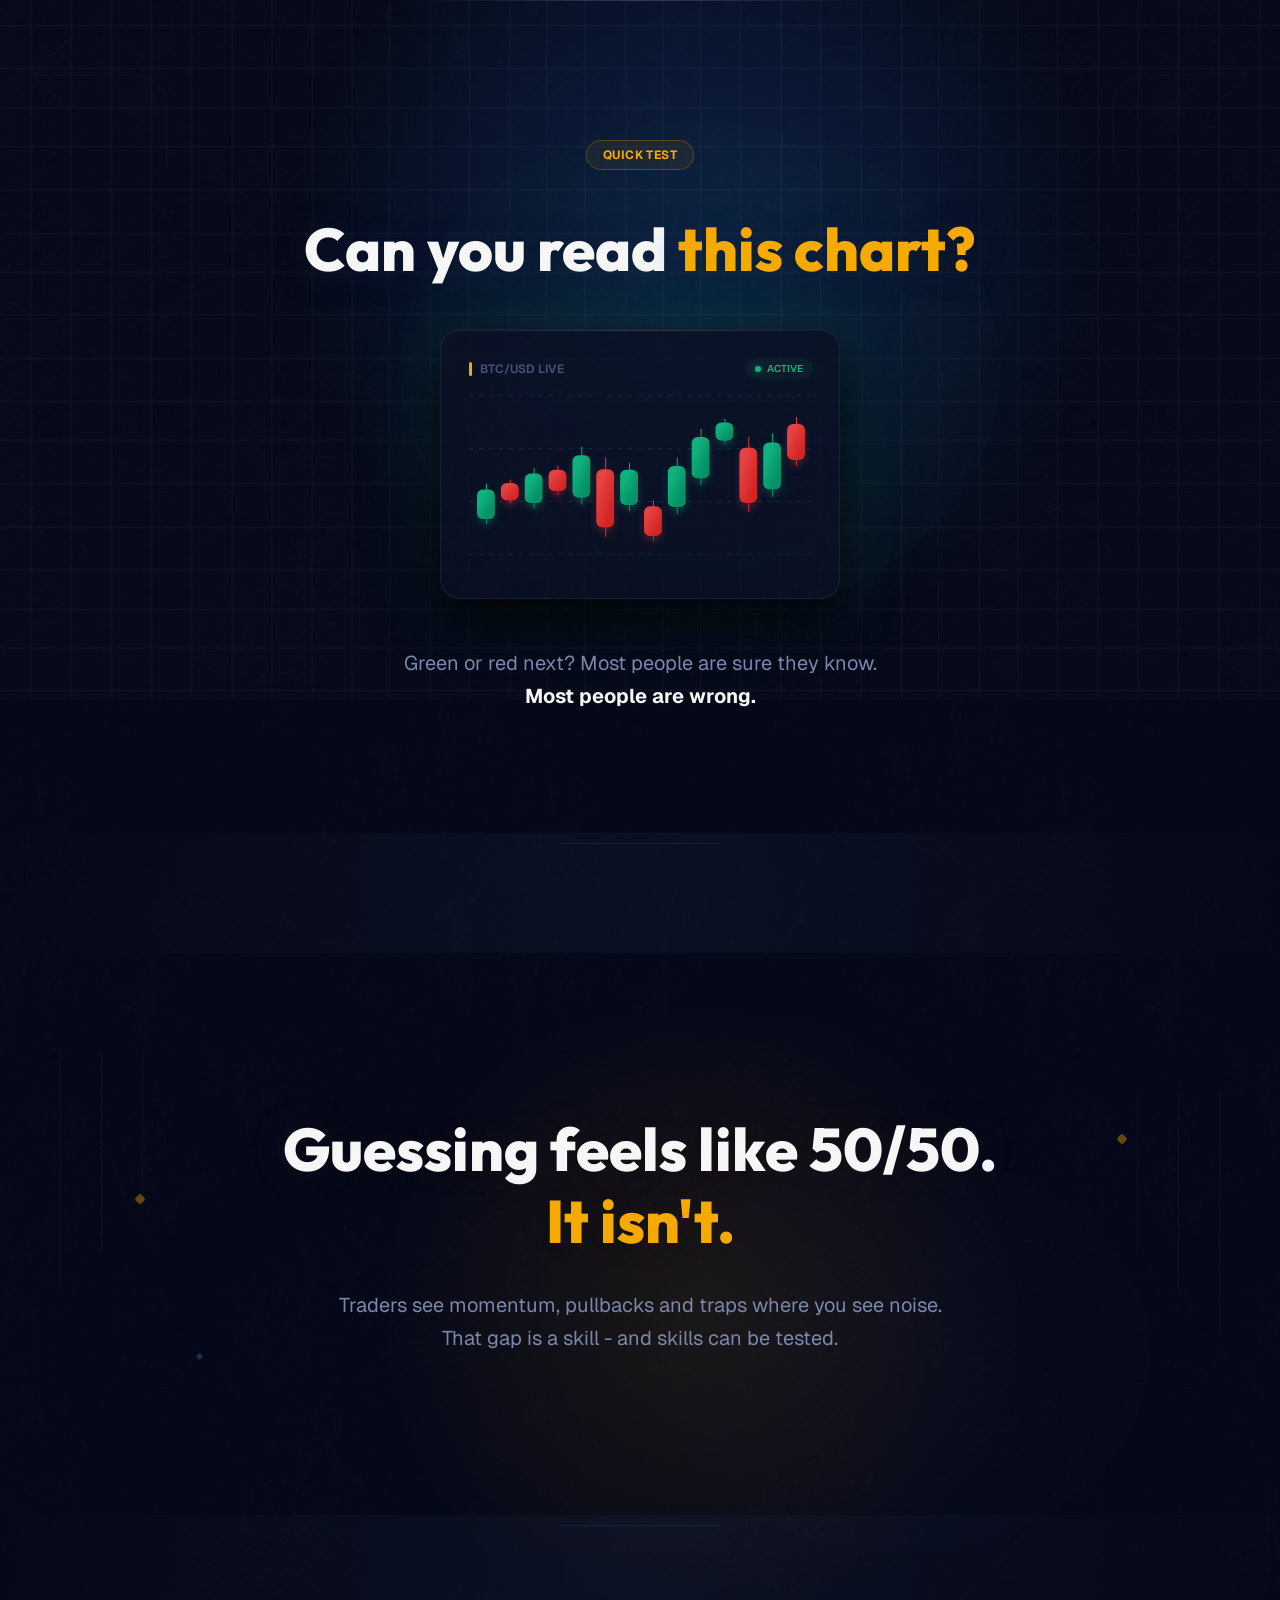
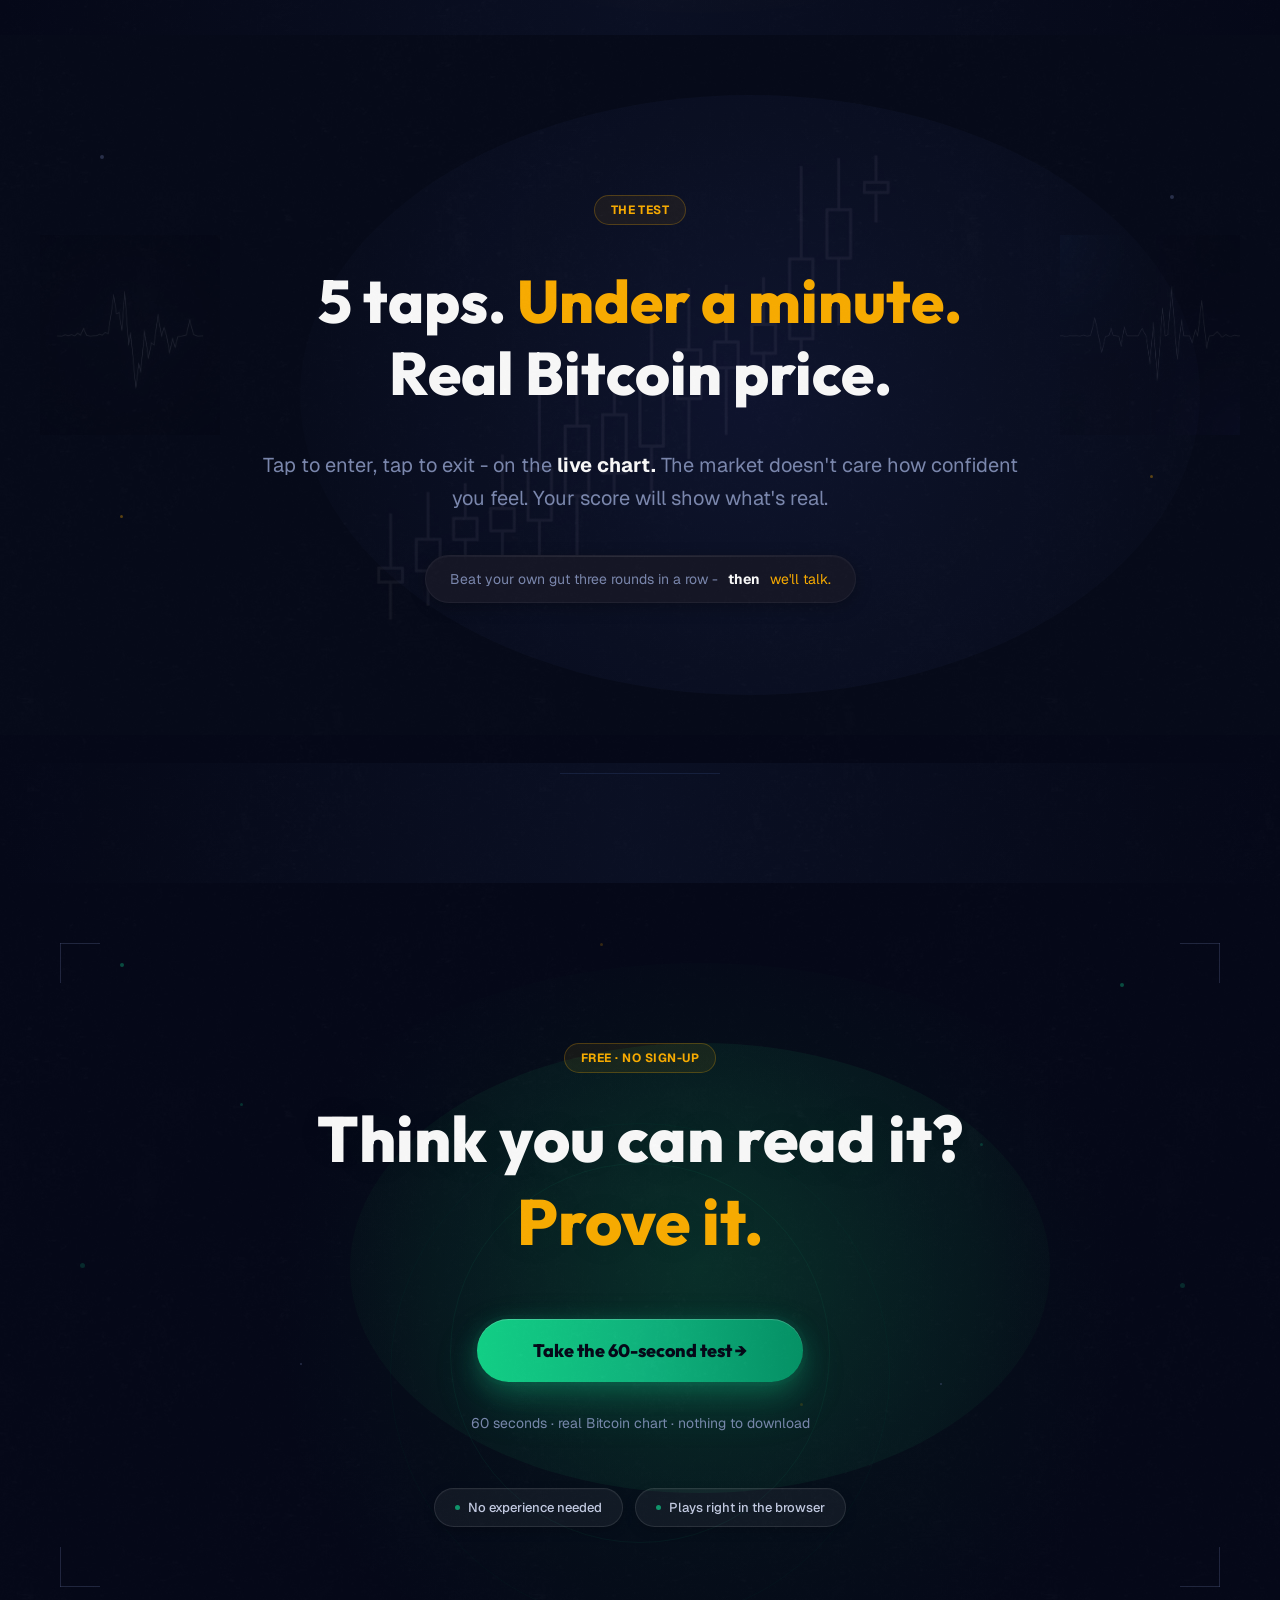
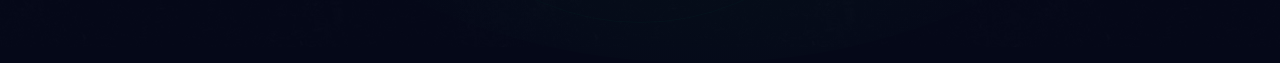
<file: landings/g2/a/index.html>
<!DOCTYPE html>
<html lang="en">
<head>
<meta charset="UTF-8">
<meta name="viewport" content="width=device-width, initial-scale=1.0">
<title>Can you read this chart? — Tap Trading</title>
<meta name="description" content="5 taps. Under a minute. Real Bitcoin price. Take the 60-second chart-reading test — free, no sign-up.">
<link rel="preconnect" href="https://fonts.googleapis.com">
<link rel="preconnect" href="https://fonts.gstatic.com" crossorigin>
<link href="https://fonts.googleapis.com/css2?family=Geist:wght@400;500;600;700&family=Outfit:wght@700;800;900&display=swap" rel="stylesheet">
<style>
  :root {
    --bg: #050818;
    --amber: #FFB000;
    --green: #10B981;
    --muted: #7E8BB2;
    --line: #4B567D;
    --card-bg: rgba(11, 17, 38, 0.85);
  }
  * { margin: 0; padding: 0; box-sizing: border-box; }
  html { scroll-behavior: smooth; }
  body {
    background: var(--bg);
    color: #FFFFFF;
    font-family: 'Geist', -apple-system, BlinkMacSystemFont, 'Segoe UI', Roboto, Helvetica, Arial, sans-serif;
    overflow-x: hidden;
    -webkit-font-smoothing: antialiased;
  }
  a { text-decoration: none; color: inherit; }
  img, svg { display: block; max-width: 100%; }

  .page { position: relative; }
  .noise {
    position: absolute; inset: 0; z-index: 3;
    background: url('assets/noise.webp') repeat top left / 512px 896px;
    opacity: 0.04; pointer-events: none;
  }
  .corner { position: absolute; top: 0; width: 200px; height: 200px; opacity: 0.25; z-index: 2; pointer-events: none; }
  .corner-tl { left: 0; }
  .corner-tr { right: 0; }

  section { position: relative; overflow: visible; }
  .wrap {
    max-width: 1400px; margin: 0 auto; position: relative;
    display: flex; flex-direction: column; align-items: center;
  }
  .deco { position: absolute; pointer-events: none; }
  .content { position: relative; z-index: 1; }

  /* ---------- eyebrow badge ---------- */
  .eyebrow {
    display: inline-flex; align-items: center; gap: 8px;
    padding: 6px 16px; border-radius: 100px;
    background: rgba(255, 176, 0, 0.07);
    border: 1px solid rgba(255, 176, 0, 0.25);
    color: var(--amber);
    font-family: 'Geist', sans-serif; font-weight: 700; font-size: 12px;
    text-transform: uppercase; letter-spacing: 0.04em;
  }

  /* ---------- hero ---------- */
  .hero .wrap { padding: 140px 80px 120px; gap: 48px; }
  .hero-glow-main {
    left: 200px; top: -200px; width: 1000px; height: 900px; border-radius: 50%;
    background: radial-gradient(circle at 50% 50%, rgba(14, 42, 90, 1) 0%, rgba(8, 26, 56, 0) 60%, rgba(5, 8, 24, 0) 100%);
    opacity: 0.85;
  }
  .hero-glow-teal {
    left: 400px; top: 120px; width: 600px; height: 500px; border-radius: 50%;
    background: radial-gradient(circle at 50% 50%, rgba(10, 61, 50, 0.4) 0%, rgba(5, 8, 24, 0) 100%);
    opacity: 0.7;
  }
  .dot-grid {
    left: 0; top: 0; width: 100%; height: 700px;
    background: url('assets/dot-grid.webp') center / cover no-repeat;
    opacity: 0.18;
  }
  .top-accent-line {
    left: 50%; top: 0; width: 480px; height: 1px; transform: translateX(-50%);
    background: linear-gradient(90deg, rgba(23, 34, 66, 0) 0%, rgba(75, 86, 125, 1) 50%, rgba(23, 34, 66, 0) 100%);
    opacity: 0.6;
  }
  h1 {
    font-family: 'Outfit', sans-serif; font-weight: 800; font-size: 60px; line-height: 1.05;
    text-align: center;
    text-shadow: 0px 4px 32px rgba(29, 35, 77, 0.4);
  }
  .amber { color: var(--amber); }

  /* chart card */
  .chart-card {
    position: relative; width: 400px; height: 270px;
    background: var(--card-bg);
    border: 1px solid rgba(255, 255, 255, 0.07);
    border-radius: 20px;
    box-shadow: 0px 24px 48px 0px rgba(0, 0, 0, 0.8), 0px 0px 80px 20px rgba(16, 185, 129, 0.08), inset 0px 1px 0px 0px rgba(255, 255, 255, 0.03);
  }
  .chart-glass-top {
    position: absolute; left: 0; top: 0; width: 100%; height: 1px;
    background: linear-gradient(90deg, rgba(255, 255, 255, 0) 0%, rgba(255, 255, 255, 0.13) 50%, rgba(255, 255, 255, 0) 100%);
  }
  .chart-header {
    position: absolute; left: 28px; top: 28px; width: 344px;
    display: flex; justify-content: space-between; align-items: center;
  }
  .chart-label-group { display: flex; align-items: center; gap: 8px; }
  .chart-label-accent { width: 3px; height: 14px; border-radius: 2px; background: var(--amber); }
  .chart-label {
    font-weight: 600; font-size: 12px; text-transform: uppercase; color: var(--line);
  }
  .pulse-pill {
    display: flex; align-items: center; gap: 6px;
    padding: 4px 10px; border-radius: 100px;
    background: rgba(16, 185, 129, 0.07);
  }
  .pulse-dot {
    width: 6px; height: 6px; border-radius: 50%; background: var(--green);
    box-shadow: 0px 0px 6px 0px rgba(16, 185, 129, 0.5);
    animation: pulse 2s ease-in-out infinite;
  }
  @keyframes pulse {
    0%, 100% { opacity: 1; box-shadow: 0 0 6px 0 rgba(16, 185, 129, 0.5); }
    50% { opacity: 0.45; box-shadow: 0 0 2px 0 rgba(16, 185, 129, 0.25); }
  }
  .pulse-label { font-weight: 600; font-size: 10px; text-transform: uppercase; color: var(--green); }
  .chart-svg { position: absolute; left: 28px; top: 65px; width: 344px; height: 160px; }

  .hero-caption {
    width: 498px; max-width: 100%;
    font-size: 20px; line-height: 1.65; text-align: center; color: var(--muted);
  }
  .hero-caption strong { font-weight: 700; color: #FFFFFF; }

  /* ---------- separator ---------- */
  .separator { position: relative; height: 120px; }
  .separator::before {
    content: ''; position: absolute; inset: 0;
    background: linear-gradient(90deg, rgba(5, 8, 24, 0) 0%, rgba(23, 34, 66, 1) 50%, rgba(5, 8, 24, 0) 100%);
    opacity: 0.3;
  }
  .separator::after {
    content: ''; position: absolute; top: 10px; left: 50%; transform: translateX(-50%);
    width: 160px; height: 1px; background: #1E2D52; opacity: 0.6;
  }

  /* ---------- pain point ---------- */
  .pain .wrap { padding: 160px 80px; gap: 32px; }
  .pain-glow-amber {
    left: 250px; top: 60px; width: 900px; height: 600px; border-radius: 50%;
    background: radial-gradient(circle at 50% 50%, rgba(255, 176, 0, 0.09) 0%, rgba(255, 176, 0, 0) 60%, rgba(5, 8, 24, 0) 100%);
  }
  .pain-glow-blue {
    left: 650px; top: 200px; width: 500px; height: 400px; border-radius: 50%;
    background: radial-gradient(circle at 50% 50%, rgba(29, 35, 77, 0.13) 0%, rgba(5, 8, 24, 0) 100%);
    opacity: 0.8;
  }
  .grid-lines { display: flex; gap: 40px; align-items: flex-start; }
  .grid-lines-left { left: 60px; top: 100px; opacity: 0.12; }
  .grid-lines-right { right: 60px; top: 140px; opacity: 0.10; }
  .grid-lines span { width: 1px; background: var(--line); display: block; }
  .diamond { border-radius: 2px; background: var(--amber); opacity: 0.4; transform: rotate(45deg); width: 8px; height: 8px; }
  .diamond-left { left: 136px; top: 242px; }
  .diamond-right { right: 154px; top: 182px; }
  .diamond-mid { left: 197px; top: 401px; width: 5px; height: 5px; border-radius: 1px; background: var(--line); opacity: 0.5; }
  h2 {
    font-family: 'Outfit', sans-serif; font-weight: 800; font-size: 60px; line-height: 1.2;
    text-align: center;
  }
  .pain h2 { max-width: 860px; text-shadow: 0px 0px 60px rgba(255, 176, 0, 0.09); }
  .section-sub {
    font-size: 20px; line-height: 1.65; text-align: center; color: var(--muted);
  }
  .pain .section-sub { max-width: 638px; }

  /* ---------- the test ---------- */
  .test .wrap { padding: 160px 80px; gap: 40px; }
  .test-glow {
    left: 300px; top: 60px; width: 900px; height: 600px; border-radius: 50%;
    background: radial-gradient(circle at 50% 50%, rgba(22, 29, 69, 1) 0%, rgba(5, 8, 24, 0) 100%);
    opacity: 0.5;
  }
  .candle-bg {
    left: 0; top: 0; width: 100%; height: 700px;
    background: url('assets/candle-bg.webp') center / cover no-repeat;
    opacity: 0.06;
  }
  .waveform { width: 180px; height: 200px; top: 200px; opacity: 0.10; }
  .waveform-l { left: 40px; background: url('assets/waveform-l.webp') center / cover no-repeat; }
  .waveform-r { right: 40px; background: url('assets/waveform-r.webp') center / cover no-repeat; }
  .dot-accent { border-radius: 50%; }
  .test h2 { max-width: 758px; }
  .test .section-sub { max-width: 780px; }
  .test .section-sub strong { font-weight: 700; color: #FFFFFF; }
  .disclaimer-pill {
    position: relative; display: inline-flex; align-items: center; gap: 10px;
    padding: 14px 24px; border-radius: 100px;
    background: #151626;
    border: 1px solid rgba(255, 255, 255, 0.05);
    box-shadow: 0px 4px 16px 0px rgba(0, 0, 0, 0.25), inset 0px 1px 0px 0px rgba(255, 255, 255, 0.03);
    font-size: 14px; color: var(--muted);
    overflow: hidden;
  }
  .disclaimer-pill::before {
    content: ''; position: absolute; left: 0; top: 0; width: 100%; height: 1px;
    background: linear-gradient(90deg, rgba(255, 255, 255, 0) 0%, rgba(255, 255, 255, 0.08) 50%, rgba(255, 255, 255, 0) 100%);
  }
  .disclaimer-pill strong { font-weight: 700; color: #FFFFFF; }

  /* ---------- CTA ---------- */
  .cta .wrap { padding: 160px 80px 120px; gap: 56px; }
  .cta-glow-outer {
    left: 200px; top: 80px; width: 1000px; height: 700px; border-radius: 50%;
    background: radial-gradient(circle at 50% 50%, rgba(10, 59, 47, 0.27) 0%, rgba(5, 8, 24, 0) 70%, rgba(5, 8, 24, 0) 100%);
  }
  .cta-glow-inner {
    left: 350px; top: 160px; width: 700px; height: 450px; border-radius: 50%;
    background: radial-gradient(circle at 50% 50%, rgba(10, 59, 47, 1) 0%, rgba(5, 8, 24, 0) 100%);
    opacity: 0.7;
  }
  .particle { border-radius: 50%; background: var(--green); }
  .ring { border-radius: 50%; }
  .ring-outer { left: 50%; top: 240px; width: 500px; height: 500px; margin-left: -250px; border: 1px solid rgba(16, 185, 129, 0.03); }
  .ring-inner { left: 50%; top: 280px; width: 380px; height: 380px; margin-left: -190px; border: 1px solid rgba(16, 185, 129, 0.07); }
  .bracket { background: var(--line); opacity: 0.4; }
  .cta-texts { display: flex; flex-direction: column; align-items: center; gap: 24px; align-self: stretch; }
  .cta h2 { font-size: 64px; line-height: 1.3; text-shadow: 0px 0px 80px rgba(16, 185, 129, 0.07); }
  .cta-panel { display: flex; flex-direction: column; align-items: center; gap: 32px; align-self: stretch; }
  .cta-button-halo { position: relative; display: inline-flex; }
  .cta-button-halo::before {
    content: ''; position: absolute; left: -5px; top: -4px; right: -5px; bottom: -4px;
    border-radius: 100px; background: rgba(16, 185, 129, 0.03);
  }
  .cta-button {
    position: relative; display: inline-flex; justify-content: center; align-items: center;
    padding: 20px 56px; border-radius: 100px;
    background: linear-gradient(90deg, rgba(18, 214, 138, 1) 0%, rgba(16, 185, 129, 1) 50%, rgba(5, 150, 105, 1) 100%);
    box-shadow: 0px 8px 24px 0px rgba(16, 185, 129, 0.31), 0px 20px 48px 0px rgba(16, 185, 129, 0.19), inset 0px 1px 0px 0px rgba(255, 255, 255, 0.19);
    font-family: 'Outfit', sans-serif; font-weight: 800; font-size: 18px; color: var(--bg);
    transition: transform 0.18s ease, box-shadow 0.18s ease, filter 0.18s ease;
  }
  .cta-button:hover {
    transform: translateY(-2px); filter: brightness(1.06);
    box-shadow: 0px 12px 28px 0px rgba(16, 185, 129, 0.38), 0px 24px 56px 0px rgba(16, 185, 129, 0.24), inset 0px 1px 0px 0px rgba(255, 255, 255, 0.19);
  }
  .cta-button:active { transform: translateY(0); }
  .cta-caption { font-size: 14px; text-align: center; color: var(--muted); }
  .pills-row { display: flex; justify-content: center; gap: 12px; align-self: stretch; }
  .pill {
    display: inline-flex; align-items: center; gap: 8px;
    padding: 10px 20px; border-radius: 100px;
    background: rgba(255, 255, 255, 0.05);
    border: 1px solid rgba(255, 255, 255, 0.1);
    box-shadow: 0px 4px 12px 0px rgba(0, 0, 0, 0.2), inset 0px 1px 0px 0px rgba(255, 255, 255, 0.02);
    font-weight: 500; font-size: 13px; color: #C8D0E8;
    transition: border-color 0.18s ease, background 0.18s ease;
  }
  .pill:hover { border-color: rgba(255, 255, 255, 0.2); background: rgba(255, 255, 255, 0.07); }
  .pill-dot { width: 5px; height: 5px; border-radius: 50%; background: var(--green); opacity: 0.8; }

  /* ---------- responsive (desktop 1280–1920; graceful below) ---------- */
  @media (max-width: 1100px) {
    .hero .wrap { padding: 100px 40px 90px; }
    .pain .wrap, .test .wrap { padding: 110px 40px; }
    .cta .wrap { padding: 110px 40px 90px; }
    h1, h2 { font-size: 46px; }
    .cta h2 { font-size: 48px; }
    .grid-lines, .waveform, .diamond, .bracket, .corner { display: none; }
  }
  /* ---------- mobile layout (Figma 770:1221, design width 375) ---------- */
  @media (max-width: 600px) {
    .noise { opacity: 0.03; }
    .eyebrow { padding: 6px 16px; font-size: 12px; letter-spacing: 0; }

    /* hero */
    .hero .wrap { padding: 80px 20px 64px; gap: 32px; }
    .hero-glow-main {
      left: 50%; margin-left: -225px; top: -150px; width: 450px; height: 400px;
      background: radial-gradient(circle at 50% 50%, rgba(14, 42, 90, 1) 0%, rgba(8, 26, 56, 0) 70%, rgba(5, 8, 24, 0) 100%);
      opacity: 0.85;
    }
    .hero-glow-teal, .dot-grid, .top-accent-line { display: none; }
    h1 { font-size: 36px; line-height: 1.1; }

    .chart-card {
      width: 100%; max-width: 400px; height: 220px;
      border-radius: 16px;
      box-shadow: 0px 16px 32px 0px rgba(0, 0, 0, 0.8), inset 0px 1px 0px 0px rgba(255, 255, 255, 0.03);
    }
    .chart-header { left: 16px; top: 16px; width: calc(100% - 32px); height: 24px; }
    .chart-label-group { gap: 6px; }
    .chart-label-accent { width: 3px; height: 12px; border-radius: 1.5px; }
    .chart-label { font-weight: 700; font-size: 11px; }
    .pulse-pill { padding: 3px 8px; gap: 4px; }
    .pulse-dot { width: 5px; height: 5px; }
    .pulse-label { font-weight: 700; font-size: 9px; }
    .chart-svg { left: 16px; top: 56px; width: calc(100% - 32px); height: 140px; }

    .hero-caption { width: 100%; font-size: 15px; line-height: 1.6; }

    /* separator */
    .separator { height: 80px; }
    .separator::after { display: none; }

    /* pain point */
    .pain .wrap { padding: 64px 20px; gap: 24px; align-items: stretch; }
    .pain-glow-amber {
      left: 50%; margin-left: -175px; top: 40px; width: 350px; height: 300px;
      background: radial-gradient(circle at 50% 50%, rgba(255, 176, 0, 0.06) 0%, rgba(255, 176, 0, 0) 70%, rgba(5, 8, 24, 0) 100%);
    }
    .pain-glow-blue { display: none; }
    h2 { font-size: 28px; line-height: 1.2; }
    .pain h2 { max-width: none; }
    .section-sub { font-size: 15px; line-height: 1.6; }
    .pain .section-sub, .test .section-sub, .test h2 { max-width: none; }

    /* the test */
    .test .wrap { padding: 64px 20px; gap: 24px; }
    .test-glow, .candle-bg, .dot-accent { display: none; }
    .disclaimer-pill {
      display: flex; align-self: stretch; justify-content: center;
      padding: 12px 20px; gap: 8px;
      font-size: 14px; line-height: 1.4; text-align: center;
    }

    /* CTA */
    .cta .wrap { padding: 64px 20px 80px; gap: 32px; }
    .cta-glow-outer {
      left: 50%; margin-left: -175px; top: 20px; width: 350px; height: 300px;
      background: radial-gradient(circle at 50% 50%, rgba(10, 59, 47, 0.4) 0%, rgba(5, 8, 24, 0) 80%, rgba(5, 8, 24, 0) 100%);
    }
    .cta-glow-inner, .particle, .ring { display: none; }
    .cta-texts { gap: 32px; }
    .cta h2 { font-size: 36px; line-height: 1.2; }
    .br-wide { display: none; }
    .cta-panel { gap: 16px; }
    .cta-button-halo { display: flex; align-self: stretch; }
    .cta-button-halo::before { display: none; }
    .cta-button {
      flex: 1; padding: 16px 32px; font-size: 16px;
      box-shadow: 0px 8px 16px 0px rgba(16, 185, 129, 0.25), inset 0px 1px 0px 0px rgba(255, 255, 255, 0.19);
    }
    .cta-caption { font-size: 12px; }
    .pills-row { flex-direction: column; gap: 8px; }
    .pill { justify-content: center; padding: 10px 16px; gap: 8px; font-size: 13px; box-shadow: none; }
    .pill-dot { width: 5px; height: 5px; opacity: 1; }
  }
</style>
</head>
<body>
<div class="page">
  <div class="noise"></div>
  <div class="corner corner-tl">
    <svg width="200" height="200" viewBox="0 0 200 200" fill="none" xmlns="http://www.w3.org/2000/svg" style="opacity:.5">
      <path d="M166.66 166.66V108.332C166.66 99.4928 163.148 91.0152 156.898 84.7646C150.647 78.514 142.17 75.0025 133.33 75.0025H33.3398M75.0023 33.34L33.3398 75.0025L75.0023 116.665" stroke="#4B567D" stroke-linecap="round"/>
    </svg>
  </div>
  <div class="corner corner-tr">
    <svg width="200" height="200" viewBox="0 0 200 200" fill="none" xmlns="http://www.w3.org/2000/svg" style="opacity:.5">
      <path d="M124.997 33.34L166.66 75.0025L124.997 116.665M166.66 75.0025H66.6698C57.8302 75.0025 49.3526 78.514 43.102 84.7646C36.8514 91.0152 33.3398 99.4928 33.3398 108.332V166.66" stroke="#4B567D" stroke-linecap="round"/>
    </svg>
  </div>

  <!-- HERO -->
  <section class="hero">
    <div class="wrap">
      <div class="deco hero-glow-main"></div>
      <div class="deco hero-glow-teal"></div>
      <div class="deco dot-grid"></div>
      <div class="deco top-accent-line"></div>
      <div class="content eyebrow">Quick test</div>
      <h1 class="content">Can you read <span class="amber">this chart?</span></h1>
      <div class="content chart-card">
        <div class="chart-glass-top"></div>
        <div class="chart-header">
          <div class="chart-label-group">
            <span class="chart-label-accent"></span>
            <span class="chart-label">BTC/USD Live</span>
          </div>
          <div class="pulse-pill">
            <span class="pulse-dot"></span>
            <span class="pulse-label">Active</span>
          </div>
        </div>
        <img class="chart-svg" src="assets/chart.svg" alt="Live BTC/USD candlestick chart" width="344" height="160">
      </div>
      <p class="content hero-caption">Green or red next? Most people are sure they know. <strong>Most people are wrong.</strong></p>
    </div>
  </section>

  <div class="separator"></div>

  <!-- PAIN POINT -->
  <section class="pain">
    <div class="wrap">
      <div class="deco pain-glow-amber"></div>
      <div class="deco pain-glow-blue"></div>
      <div class="deco grid-lines grid-lines-left"><span style="height:240px"></span><span style="height:200px"></span><span style="height:160px"></span></div>
      <div class="deco grid-lines grid-lines-right"><span style="height:160px"></span><span style="height:200px"></span><span style="height:240px"></span></div>
      <div class="deco diamond diamond-left"></div>
      <div class="deco diamond diamond-right"></div>
      <div class="deco diamond diamond-mid"></div>
      <h2 class="content">Guessing feels like 50/50.<br><span class="amber">It isn't.</span></h2>
      <p class="content section-sub">Traders see momentum, pullbacks and traps where you see noise. That gap is a skill - and skills can be tested.</p>
    </div>
  </section>

  <div class="separator"></div>

  <!-- THE TEST -->
  <section class="test">
    <div class="wrap">
      <div class="deco test-glow"></div>
      <div class="deco candle-bg"></div>
      <div class="deco waveform waveform-l"></div>
      <div class="deco waveform waveform-r"></div>
      <div class="deco dot-accent" style="left:100px;top:120px;width:4px;height:4px;background:#4B567D;opacity:.5"></div>
      <div class="deco dot-accent" style="right:106px;top:160px;width:4px;height:4px;background:#4B567D;opacity:.5"></div>
      <div class="deco dot-accent" style="left:120px;top:480px;width:3px;height:3px;background:#FFB000;opacity:.35"></div>
      <div class="deco dot-accent" style="right:127px;top:440px;width:3px;height:3px;background:#FFB000;opacity:.35"></div>
      <div class="content eyebrow">The test</div>
      <h2 class="content">5 taps. <span class="amber">Under a minute.</span><br>Real Bitcoin price.</h2>
      <p class="content section-sub">Tap to enter, tap to exit - on the <strong>live chart.</strong> The market doesn't care how confident you feel. Your score will show what's real.</p>
      <div class="content disclaimer-pill">Beat your own gut three rounds in a row - <strong>then</strong> <span class="amber">we'll talk.</span></div>
    </div>
  </section>

  <div class="separator"></div>

  <!-- CTA -->
  <section class="cta">
    <div class="wrap">
      <div class="deco cta-glow-outer"></div>
      <div class="deco cta-glow-inner"></div>
      <div class="deco particle" style="left:120px;top:80px;width:4px;height:4px;opacity:.4"></div>
      <div class="deco particle" style="left:240px;top:220px;width:3px;height:3px;opacity:.25"></div>
      <div class="deco particle" style="left:80px;top:380px;width:5px;height:5px;opacity:.2"></div>
      <div class="deco particle" style="left:300px;top:480px;width:2px;height:2px;background:#4B567D;opacity:.5"></div>
      <div class="deco particle" style="right:156px;top:100px;width:4px;height:4px;opacity:.4"></div>
      <div class="deco particle" style="right:297px;top:260px;width:3px;height:3px;opacity:.25"></div>
      <div class="deco particle" style="right:95px;top:400px;width:5px;height:5px;opacity:.2"></div>
      <div class="deco particle" style="right:338px;top:500px;width:2px;height:2px;background:#4B567D;opacity:.5"></div>
      <div class="deco particle" style="left:600px;top:60px;width:3px;height:3px;background:#FFB000;opacity:.2"></div>
      <div class="deco particle" style="left:800px;top:520px;width:3px;height:3px;background:#FFB000;opacity:.15"></div>
      <div class="deco ring ring-outer"></div>
      <div class="deco ring ring-inner"></div>
      <div class="deco bracket" style="left:60px;top:60px;width:40px;height:1px"></div>
      <div class="deco bracket" style="left:60px;top:60px;width:1px;height:40px"></div>
      <div class="deco bracket" style="right:60px;top:60px;width:40px;height:1px"></div>
      <div class="deco bracket" style="right:60px;top:60px;width:1px;height:40px"></div>
      <div class="deco bracket" style="left:60px;bottom:60px;width:40px;height:1px"></div>
      <div class="deco bracket" style="left:60px;bottom:60px;width:1px;height:40px"></div>
      <div class="deco bracket" style="right:60px;bottom:60px;width:40px;height:1px"></div>
      <div class="deco bracket" style="right:60px;bottom:60px;width:1px;height:40px"></div>
      <div class="content cta-texts">
        <div class="eyebrow">Free · No sign-up</div>
        <h2>Think you can read it?<br class="br-wide"> <span class="amber">Prove it.</span></h2>
      </div>
      <div class="content cta-panel">
        <span class="cta-button-halo">
          <a class="cta-button" href="https://pavelwarf-stack.github.io/tap-web-proto/">Take the 60-second test →</a>
        </span>
        <p class="cta-caption">60 seconds · real Bitcoin chart · nothing to download</p>
      </div>
      <div class="content pills-row">
        <span class="pill"><span class="pill-dot"></span>No experience needed</span>
        <span class="pill"><span class="pill-dot"></span>Plays right in the browser</span>
      </div>
    </div>
  </section>
</div>
</body>
</html>
</file>
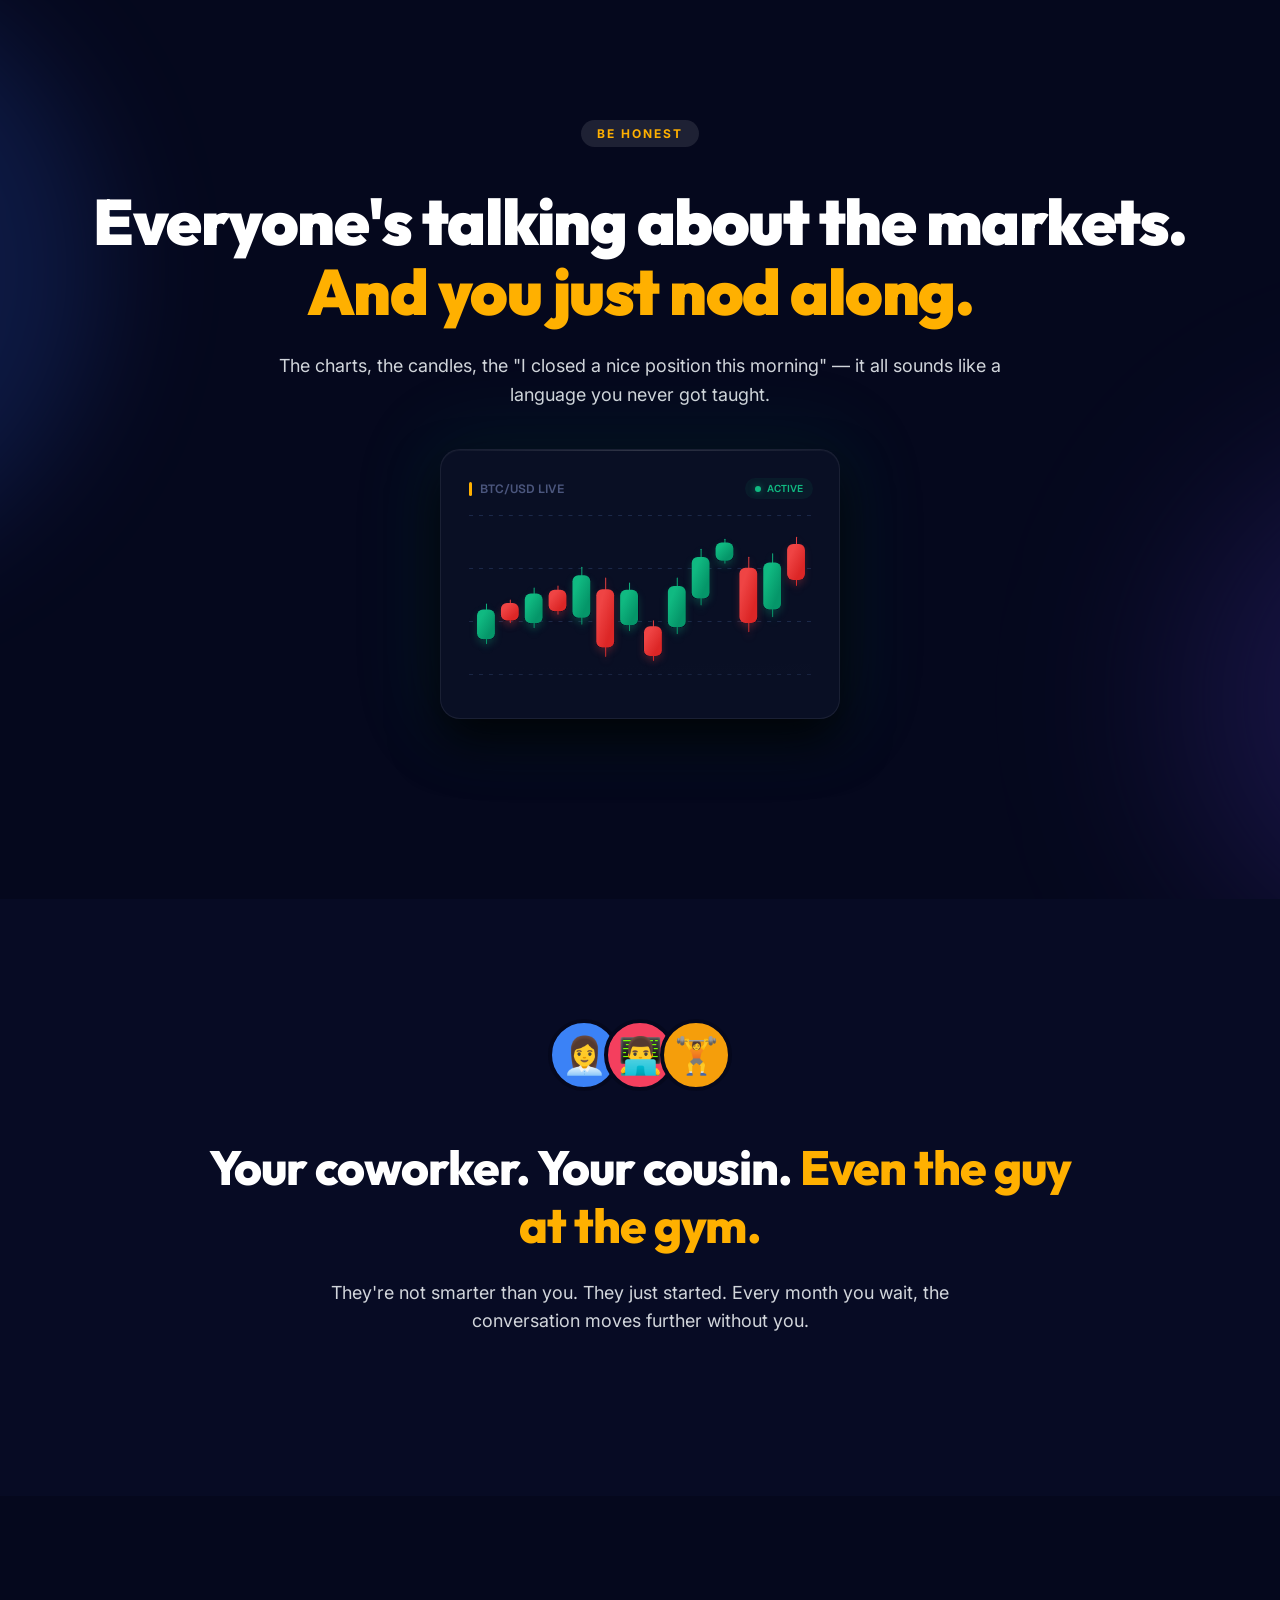
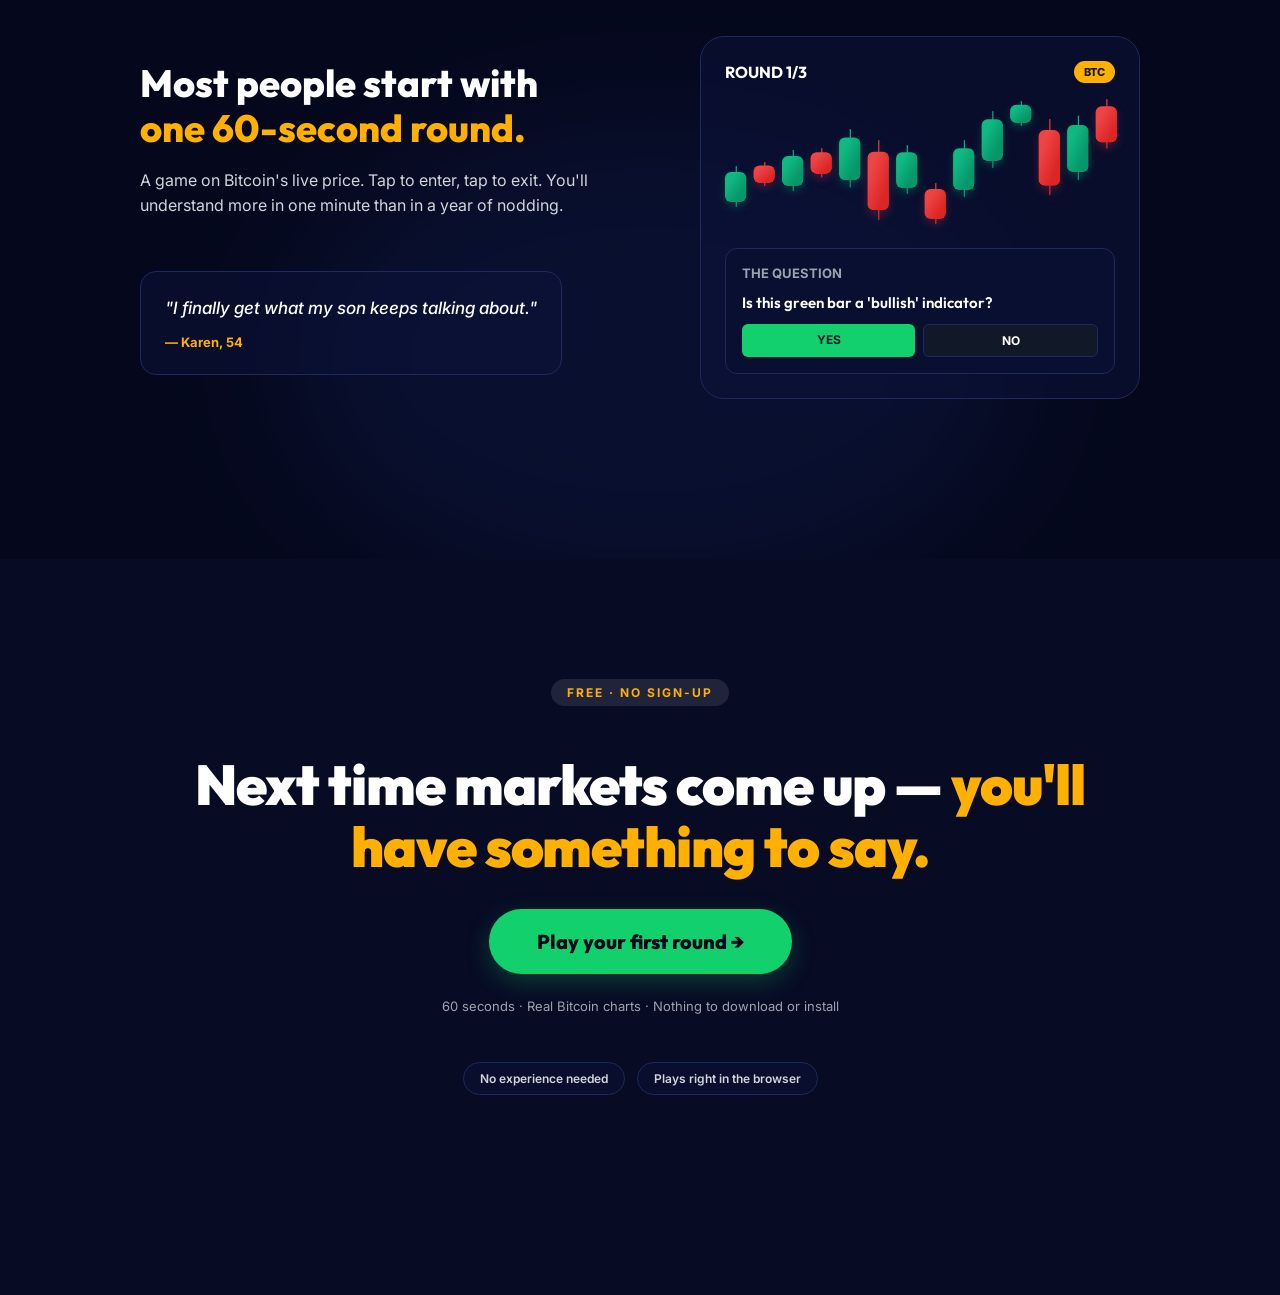
<file: landings/g2/b/index.html>
<!DOCTYPE html>
<html lang="en">
<head>
<meta charset="UTF-8">
<meta name="viewport" content="width=device-width, initial-scale=1.0">
<title>Everyone's talking about the markets — Tap Trading</title>
<meta name="description" content="A 60-second game on Bitcoin's live price. Next time markets come up — you'll have something to say. Free, no sign-up.">
<link rel="preconnect" href="https://fonts.googleapis.com">
<link rel="preconnect" href="https://fonts.gstatic.com" crossorigin>
<link href="https://fonts.googleapis.com/css2?family=Geist:wght@600&family=Inter:ital,wght@0,400;0,600;0,700;0,800;1,500&family=Outfit:wght@600;700;800;900&display=swap" rel="stylesheet">
<style>
  :root {
    --bg: #05081D;
    --bg-alt: #070B24;
    --amber: #FFB000;
    --green: #12D16C;
    --body-text: #D1D5DB;
    --muted: #9CA3AF;
    --card-bg: rgba(12, 19, 59, 0.5);
    --card-border: #1E295D;
    --dark-ink: #111827;
  }
  * { margin: 0; padding: 0; box-sizing: border-box; }
  html { scroll-behavior: smooth; }
  body {
    background: var(--bg);
    color: #FFFFFF;
    font-family: 'Inter', -apple-system, BlinkMacSystemFont, 'Segoe UI', Roboto, Helvetica, Arial, sans-serif;
    overflow-x: hidden;
    -webkit-font-smoothing: antialiased;
  }
  a { text-decoration: none; color: inherit; }
  img, svg { display: block; max-width: 100%; }

  .page { position: relative; }
  .orbs { position: absolute; inset: 0; overflow: hidden; pointer-events: none; }
  .orbs-inner { position: relative; max-width: 1400px; height: 100%; margin: 0 auto; }
  .orb { position: absolute; border-radius: 50%; opacity: 0.35; }
  .orb-1 { left: -500px; top: -30px; width: 600px; height: 600px; background: #1E3A8A; filter: blur(60px); }
  .orb-2 { left: 1184px; top: 447px; width: 505px; height: 505px; background: #3B2A8C; filter: blur(95.6px); }
  .orb-3 { left: 287px; top: 1721px; width: 730px; height: 476px; background: rgba(30, 58, 138, 0.47); filter: blur(60px); }
  .orb-4 { display: none; } /* mobile-only orb (Figma 770:1057) */

  section { position: relative; }
  .wrap {
    max-width: 1400px; margin: 0 auto; position: relative; z-index: 1;
    display: flex; flex-direction: column; align-items: center;
  }
  .amber { color: var(--amber); }

  .eyebrow {
    display: inline-flex; padding: 6px 16px; border-radius: 100px;
    background: rgba(255, 255, 255, 0.1);
    color: var(--amber);
    font-weight: 700; font-size: 12px; letter-spacing: 0.1667em; text-transform: uppercase;
  }

  /* ---------- hero ---------- */
  .hero .wrap { padding: 120px 80px 180px; gap: 40px; }
  h1 {
    font-family: 'Outfit', sans-serif; font-weight: 900; font-size: 64px;
    line-height: 1.1; letter-spacing: -0.0234em; text-align: center;
  }
  .hero-sub {
    max-width: 760px; font-size: 18px; line-height: 1.6; text-align: center; color: var(--body-text);
  }
  .hero-headings { display: flex; flex-direction: column; align-items: center; gap: 24px; align-self: stretch; }

  /* chart card (shared with landing A design) */
  .chart-card {
    position: relative; width: 400px; height: 270px;
    background: rgba(11, 17, 38, 0.85);
    border: 1px solid rgba(255, 255, 255, 0.07);
    border-radius: 20px;
    box-shadow: 0px 24px 48px 0px rgba(0, 0, 0, 0.8), 0px 0px 80px 20px rgba(16, 185, 129, 0.08), inset 0px 1px 0px 0px rgba(255, 255, 255, 0.03);
  }
  .chart-glass-top {
    position: absolute; left: 0; top: 0; width: 100%; height: 1px;
    background: linear-gradient(90deg, rgba(255, 255, 255, 0) 0%, rgba(255, 255, 255, 0.13) 50%, rgba(255, 255, 255, 0) 100%);
  }
  .chart-header {
    position: absolute; left: 28px; top: 28px; width: 344px;
    display: flex; justify-content: space-between; align-items: center;
  }
  .chart-label-group { display: flex; align-items: center; gap: 8px; }
  .chart-label-accent { width: 3px; height: 14px; border-radius: 2px; background: var(--amber); }
  .chart-label {
    font-family: 'Geist', 'Inter', sans-serif; font-weight: 600; font-size: 12px;
    text-transform: uppercase; color: #4B567D;
  }
  .pulse-pill {
    display: flex; align-items: center; gap: 6px;
    padding: 4px 10px; border-radius: 100px;
    background: rgba(16, 185, 129, 0.07);
  }
  .pulse-dot {
    width: 6px; height: 6px; border-radius: 50%; background: #10B981;
    box-shadow: 0px 0px 6px 0px rgba(16, 185, 129, 0.5);
    animation: pulse 2s ease-in-out infinite;
  }
  @keyframes pulse {
    0%, 100% { opacity: 1; box-shadow: 0 0 6px 0 rgba(16, 185, 129, 0.5); }
    50% { opacity: 0.45; box-shadow: 0 0 2px 0 rgba(16, 185, 129, 0.25); }
  }
  .pulse-label {
    font-family: 'Geist', 'Inter', sans-serif; font-weight: 600; font-size: 10px;
    text-transform: uppercase; color: #10B981;
  }
  .chart-svg { position: absolute; left: 28px; top: 65px; width: 344px; height: 160px; }

  /* ---------- social proof ---------- */
  .social { background: var(--bg-alt); }
  .social .wrap { padding: 120px 80px 160px; gap: 48px; }
  .avatar-cluster { display: flex; justify-content: center; }
  .avatar {
    width: 72px; height: 72px; border-radius: 36px;
    border: 4px solid var(--bg);
    display: flex; justify-content: center; align-items: center;
    font-size: 36px; line-height: 1;
  }
  .avatar + .avatar { margin-left: -16px; }
  .avatar-blue { background: #3B82F6; }
  .avatar-rose { background: #F43F5E; }
  .avatar-amber { background: #F59E0B; }
  .social-text { display: flex; flex-direction: column; align-items: center; gap: 24px; align-self: stretch; }
  h2 {
    font-family: 'Outfit', sans-serif; font-weight: 800; font-size: 48px;
    line-height: 1.2; letter-spacing: -0.0208em; text-align: center;
  }
  .social h2 { max-width: 880px; }
  .social-sub { max-width: 680px; font-size: 18px; line-height: 1.6; text-align: center; color: var(--body-text); }

  /* ---------- feature / showcase ---------- */
  .feature .wrap { padding: 140px 80px 160px; gap: 56px; }
  .showcase { display: flex; align-items: center; gap: 48px; width: 1000px; max-width: 100%; }
  .info-column {
    flex: 1; min-height: 314px;
    display: flex; flex-direction: column; justify-content: space-between; gap: 32px;
  }
  .info-headers { display: flex; flex-direction: column; gap: 16px; }
  h3 {
    font-family: 'Outfit', sans-serif; font-weight: 800; font-size: 38px; line-height: 1.2;
    max-width: 439px;
  }
  .info-headers p { font-size: 16px; line-height: 1.6; color: var(--body-text); }
  .testimonial {
    align-self: flex-start;
    display: flex; flex-direction: column; gap: 12px;
    padding: 24px; border-radius: 16px;
    background: var(--card-bg);
    border: 1px solid var(--card-border);
  }
  .testimonial-quote {
    max-width: 459px;
    font-style: italic; font-weight: 500; font-size: 17px; line-height: 1.5; color: #FFFFFF;
  }
  .testimonial-author { font-weight: 700; font-size: 13px; color: var(--amber); }

  .game-preview {
    width: 440px; flex-shrink: 0;
    display: flex; flex-direction: column; gap: 20px;
    padding: 24px; border-radius: 24px;
    background: var(--card-bg);
    border: 1.5px solid var(--card-border);
  }
  .game-header { display: flex; justify-content: space-between; align-items: center; }
  .game-round { font-family: 'Outfit', sans-serif; font-weight: 700; font-size: 16px; }
  .btc-badge {
    padding: 4px 10px; border-radius: 100px; background: var(--amber);
    font-weight: 800; font-size: 11px; color: var(--dark-ink);
  }
  /* exported SVG has 8px shadow bleed on each side around the 392x125 design box */
  .game-chart { width: 408px; max-width: none; height: auto; margin: -8px; border-radius: 6px; }
  .question-card {
    display: flex; flex-direction: column; gap: 12px;
    padding: 16px; border-radius: 12px;
    background: #090F30;
    border: 1px solid var(--card-border);
  }
  .question-label { font-weight: 700; font-size: 13px; text-transform: uppercase; color: var(--muted); }
  .question-text { font-family: 'Outfit', sans-serif; font-weight: 600; font-size: 15px; }
  .answer-row { display: flex; gap: 8px; }
  .btn-answer {
    flex: 1; display: flex; justify-content: center;
    padding: 8px 16px; border-radius: 6px;
    font-weight: 700; font-size: 12px;
    cursor: default; transition: filter 0.15s ease;
  }
  .btn-answer:hover { filter: brightness(1.1); }
  .btn-yes { background: var(--green); color: var(--dark-ink); }
  .btn-no { background: var(--dark-ink); border: 1px solid var(--card-border); color: #FFFFFF; }

  /* ---------- CTA ---------- */
  .cta { background: var(--bg-alt); }
  .cta .wrap { padding: 120px 80px 200px; gap: 48px; }
  .cta-headers { display: flex; flex-direction: column; align-items: center; gap: 32px; align-self: stretch; }
  .cta h2 {
    max-width: 1000px; font-weight: 900; font-size: 56px; line-height: 1.1; letter-spacing: -0.0179em;
  }
  .button-and-details { display: flex; flex-direction: column; align-items: center; gap: 24px; }
  .cta-button {
    display: inline-flex; justify-content: center; align-items: center; gap: 12px;
    padding: 20px 48px; border-radius: 100px;
    background: var(--green);
    box-shadow: 0px 8px 24px 0px rgba(18, 209, 108, 0.25);
    font-family: 'Outfit', sans-serif; font-weight: 800; font-size: 20px; color: var(--bg);
    transition: transform 0.18s ease, box-shadow 0.18s ease, filter 0.18s ease;
  }
  .cta-button:hover {
    transform: translateY(-2px); filter: brightness(1.05);
    box-shadow: 0px 12px 30px 0px rgba(18, 209, 108, 0.35);
  }
  .cta-button:active { transform: translateY(0); }
  .cta-caption { font-size: 13px; color: var(--muted); text-align: center; }
  .cta-footer { display: flex; flex-direction: column; align-items: center; gap: 32px; }
  .badge-row { display: flex; justify-content: center; gap: 12px; }
  .badge-pill {
    display: inline-flex; padding: 8px 16px; border-radius: 100px;
    background: var(--card-bg);
    border: 1px solid var(--card-border);
    font-weight: 600; font-size: 12px; color: var(--body-text);
    transition: border-color 0.18s ease;
  }
  .badge-pill:hover { border-color: #2C3B7E; }

  /* ---------- responsive (desktop 1280–1920; graceful below) ---------- */
  @media (max-width: 1100px) {
    .hero .wrap { padding: 90px 40px 120px; }
    .social .wrap { padding: 90px 40px 110px; }
    .feature .wrap { padding: 100px 40px 110px; }
    .cta .wrap { padding: 90px 40px 130px; }
    h1 { font-size: 48px; }
    h2 { font-size: 38px; }
    .cta h2 { font-size: 42px; }
    .showcase { flex-direction: column; width: auto; }
    .info-column { min-height: 0; }
  }
  /* ---------- mobile layout (Figma 770:1053, design width 375) ---------- */
  @media (max-width: 600px) {
    /* orbs */
    .orb-1 { left: -150px; top: -50px; width: 300px; height: 300px; background: #1E3A8A; filter: blur(40px); opacity: 0.4; }
    .orb-2 { left: 150px; top: 550px; width: 250px; height: 250px; background: #3B2A8C; filter: blur(45px); opacity: 0.4; }
    .orb-3 { left: -100px; top: 1200px; width: 320px; height: 280px; background: rgba(30, 58, 138, 0.47); filter: blur(50px); opacity: 0.3; }
    .orb-4 { display: block; left: 80px; top: 1800px; width: 300px; height: 300px; background: #3B2A8C; filter: blur(40px); opacity: 0.35; }

    .eyebrow { padding: 6px 16px; font-size: 11px; letter-spacing: 0.1818em; }

    /* hero */
    .hero .wrap { padding: 40px 20px 60px; gap: 32px; }
    .hero-headings { gap: 16px; }
    h1 { font-size: 34px; line-height: 1.15; letter-spacing: -0.0294em; }
    .hero-sub { max-width: none; font-size: 15px; line-height: 1.5; }

    /* chart card — uniform 0.8375 scale of the desktop card */
    .chart-card {
      width: 100%; max-width: 400px; height: 226.13px;
      border-width: 0.8375px; border-radius: 16.75px;
      box-shadow: 0px 20.1px 40.2px 0px rgba(0, 0, 0, 0.8), 0px 0px 67px 16.75px rgba(16, 185, 129, 0.08), inset 0px 0.8375px 0px 0px rgba(255, 255, 255, 0.03);
    }
    .chart-header { left: 23.45px; top: 23.45px; width: calc(100% - 46.9px); height: 17.59px; }
    .chart-label-group { gap: 6.7px; }
    .chart-label-accent { width: 2.51px; height: 11.73px; border-radius: 1.675px; }
    .chart-label { font-size: 10.05px; }
    .pulse-pill { padding: 3.35px 8.375px; gap: 5.025px; }
    .pulse-dot { width: 5.03px; height: 5.03px; }
    .pulse-label { font-size: 8.375px; }
    .chart-svg { left: 23.45px; top: 54.44px; width: calc(100% - 46.9px); height: 134px; }

    /* social proof */
    .social .wrap { padding: 60px 20px; gap: 32px; }
    .avatar { width: 56px; height: 56px; border-radius: 28px; border-width: 3px; font-size: 28px; }
    .avatar + .avatar { margin-left: -12px; }
    .social-text { gap: 16px; }
    h2 { font-size: 28px; line-height: 1.2; letter-spacing: -0.0179em; }
    .social h2 { max-width: none; }
    .social-sub { max-width: none; font-size: 15px; line-height: 1.5; }

    /* feature / showcase — stacked */
    .feature .wrap { padding: 60px 20px; gap: 32px; align-items: stretch; }
    .showcase { flex-direction: column; align-items: stretch; gap: 32px; width: auto; }
    .info-column { min-height: 0; gap: 20px; }
    .info-headers { gap: 12px; }
    h3 { max-width: none; font-size: 26px; line-height: 1.2; }
    .info-headers p { font-size: 15px; line-height: 1.55; }
    .testimonial { align-self: stretch; padding: 16px; gap: 8px; border-radius: 12px; }
    .testimonial-quote { max-width: none; font-size: 15px; line-height: 1.4; }
    .testimonial-author { font-size: 12px; }

    .game-preview { width: auto; padding: 18.27px; gap: 15.23px; border-width: 1.142px; border-radius: 18.27px; }
    .game-round { font-size: 12.18px; }
    .btc-badge { padding: 3.05px 7.61px; font-size: 8.375px; }
    /* keep the SVG's 8/408 shadow bleed proportional so the design box fills the card */
    .game-chart { width: 104.0816%; max-width: none; margin: -2.0408%; border-radius: 4.57px; }
    .question-card { padding: 12.18px; gap: 9.14px; border-width: 0.76px; border-radius: 9.14px; }
    .question-label { font-size: 9.9px; }
    .question-text { font-size: 11.42px; }
    .answer-row { gap: 6.09px; }
    .btn-answer { padding: 6.09px 12.18px; border-radius: 4.57px; font-size: 9.14px; }
    .btn-no { border-width: 0.76px; }

    /* CTA */
    .cta .wrap { padding: 60px 20px 80px; gap: 32px; }
    .cta-headers { align-items: stretch; gap: 24px; }
    .cta h2 { max-width: none; font-size: 28px; line-height: 1.2; letter-spacing: -0.0179em; }
    .button-and-details { align-self: stretch; gap: 16px; }
    .cta-button { align-self: stretch; padding: 16px 32px; font-size: 17px; box-shadow: 0px 6px 16px 0px rgba(18, 209, 108, 0.25); }
    .cta-caption { max-width: 321px; font-size: 12px; }
    .cta-footer { align-self: stretch; }
    .badge-row { flex-direction: column; align-items: center; gap: 8px; }
    .badge-pill { padding: 6px 12px; font-size: 12px; }
  }
</style>
</head>
<body>
<div class="page">
  <div class="orbs">
    <div class="orbs-inner">
      <div class="orb orb-1"></div>
      <div class="orb orb-2"></div>
      <div class="orb orb-3"></div>
      <div class="orb orb-4"></div>
    </div>
  </div>

  <!-- HERO -->
  <section class="hero">
    <div class="wrap">
      <div class="eyebrow">Be honest</div>
      <div class="hero-headings">
        <h1>Everyone's talking about the markets.<br><span class="amber">And you just nod along.</span></h1>
        <p class="hero-sub">The charts, the candles, the "I closed a nice position this morning" — it all sounds like a language you never got taught.</p>
      </div>
      <div class="chart-card">
        <div class="chart-glass-top"></div>
        <div class="chart-header">
          <div class="chart-label-group">
            <span class="chart-label-accent"></span>
            <span class="chart-label">BTC/USD Live</span>
          </div>
          <div class="pulse-pill">
            <span class="pulse-dot"></span>
            <span class="pulse-label">Active</span>
          </div>
        </div>
        <img class="chart-svg" src="assets/chart.svg" alt="Live BTC/USD candlestick chart" width="344" height="160">
      </div>
    </div>
  </section>

  <!-- SOCIAL PROOF -->
  <section class="social">
    <div class="wrap">
      <div class="avatar-cluster">
        <div class="avatar avatar-blue">👩‍💼</div>
        <div class="avatar avatar-rose">👨‍💻</div>
        <div class="avatar avatar-amber">🏋️</div>
      </div>
      <div class="social-text">
        <h2>Your coworker. Your cousin. <span class="amber">Even the guy at the gym.</span></h2>
        <p class="social-sub">They're not smarter than you. They just started. Every month you wait, the conversation moves further without you.</p>
      </div>
    </div>
  </section>

  <!-- FEATURE / GAME SHOWCASE -->
  <section class="feature">
    <div class="wrap">
      <div class="showcase">
        <div class="info-column">
          <div class="info-headers">
            <h3>Most people start with <span class="amber">one 60-second round.</span></h3>
            <p>A game on Bitcoin's live price. Tap to enter, tap to exit. You'll understand more in one minute than in a year of nodding.</p>
          </div>
          <div class="testimonial">
            <p class="testimonial-quote">"I finally get what my son keeps talking about."</p>
            <p class="testimonial-author">— Karen, 54</p>
          </div>
        </div>
        <div class="game-preview">
          <div class="game-header">
            <span class="game-round">ROUND 1/3</span>
            <span class="btc-badge">BTC</span>
          </div>
          <img class="game-chart" src="assets/game-chart.svg" alt="Bitcoin candlestick chart, round in progress" width="392" height="125">
          <div class="question-card">
            <span class="question-label">The question</span>
            <span class="question-text">Is this green bar a 'bullish' indicator?</span>
            <div class="answer-row">
              <span class="btn-answer btn-yes">YES</span>
              <span class="btn-answer btn-no">NO</span>
            </div>
          </div>
        </div>
      </div>
    </div>
  </section>

  <!-- CTA -->
  <section class="cta">
    <div class="wrap">
      <div class="eyebrow">Free · No sign-up</div>
      <div class="cta-headers">
        <h2>Next time markets come up — <span class="amber">you'll have something to say.</span></h2>
        <div class="button-and-details">
          <a class="cta-button" href="https://pavelwarf-stack.github.io/tap-web-proto/">Play your first round →</a>
          <p class="cta-caption">60 seconds · Real Bitcoin charts · Nothing to download or install</p>
        </div>
      </div>
      <div class="cta-footer">
        <div class="badge-row">
          <span class="badge-pill">No experience needed</span>
          <span class="badge-pill">Plays right in the browser</span>
        </div>
      </div>
    </div>
  </section>
</div>
</body>
</html>
</file>
<file: games/longshort/style.css>
/* «Лонг/Шорт» — тёплая бумажная аркада по макетам Figma (longshort-mech3), 390×844 */
:root {
  --bg:#efe3c9; --strip:#f8eed6; --card:#f5ead1; --card2:#ecdfc0; --cream:#faf1dc;
  --ink:#4b3f5e; --muted:#958b76; --axis:#9d9382;
  --green:#1fa15c; --green-lip:#15794a;
  --red:#ee4437;   --red-lip:#bf2d23;
  --blue:#4f74e8;  --blue-lip:#3a56ba;
}
* { margin:0; padding:0; box-sizing:border-box; -webkit-tap-highlight-color:transparent; }
html,body { height:100%; overflow:hidden; background:#241d33; }
body {
  font-family: ui-rounded, "SF Pro Rounded", "Nunito", "Arial Rounded MT Bold", "Segoe UI", system-ui, sans-serif;
  -webkit-user-select:none; user-select:none;
  touch-action:manipulation;
}
#app { position:fixed; inset:0; display:flex; align-items:center; justify-content:center; }

#stage {
  position:relative; width:390px; height:844px; overflow:hidden;
  transform-origin:center center;
  background-color:var(--bg);
  background-image:
    radial-gradient(rgba(120,90,40,.055) 1px, transparent 1.15px),
    radial-gradient(rgba(255,255,255,.4) 1px, transparent 1.15px);
  background-size:5px 5px, 5px 5px;
  background-position:0 0, 2.5px 2.5px;
  border-radius:34px;
  box-shadow:0 30px 80px rgba(20,10,50,.5);
  color:var(--ink);
}

.screen { position:absolute; inset:0; display:flex; flex-direction:column; z-index:1; }
.hidden { display:none !important; }
.tx-green { color:var(--green); } .tx-red { color:var(--red); }

/* ===================== BUTTONS ===================== */
.action-zone {
  padding:6px 16px calc(20px + env(safe-area-inset-bottom));
  flex-shrink:0; position:relative; z-index:3;
}
.btn-row { display:flex; gap:14px; }
.btn-row .bigbtn { flex:1; }
.bigbtn {
  width:100%; border:none; cursor:pointer; position:relative;
  border-radius:22px; padding:20px 14px 22px;
  display:flex; flex-direction:column; align-items:center; gap:3px;
  color:#fff;
  transition:transform .07s ease, box-shadow .12s ease;
  font-family:inherit;
}
.bigbtn .btn-label { font-size:29px; font-weight:800; line-height:1.05; }
.bigbtn .btn-sub { font-size:14px; font-weight:700; opacity:.85; }
.bigbtn.slim { padding:14px 16px 15px; }
.bigbtn.slim .btn-label { font-size:21px; }
.bigbtn.green { background:var(--green); box-shadow:0 7px 0 var(--green-lip), 0 14px 22px rgba(31,161,92,.28); }
.bigbtn.red   { background:var(--red);   box-shadow:0 7px 0 var(--red-lip),   0 14px 22px rgba(238,68,55,.28); }
.bigbtn.blue  { background:var(--blue);  box-shadow:0 7px 0 var(--blue-lip),  0 14px 22px rgba(79,116,232,.32); }
.bigbtn:active, .bigbtn.pressed { transform:translateY(5px); }
.bigbtn.green:active { box-shadow:0 2px 0 var(--green-lip), 0 7px 12px rgba(31,161,92,.25); }
.bigbtn.red:active   { box-shadow:0 2px 0 var(--red-lip),   0 7px 12px rgba(238,68,55,.25); }
.bigbtn.blue:active  { box-shadow:0 2px 0 var(--blue-lip),  0 7px 12px rgba(79,116,232,.28); }
.bigbtn.bounce { animation:btnBounce .32s ease; }
@keyframes btnBounce {
  0%{transform:scale(1)} 35%{transform:scale(.95)} 70%{transform:scale(1.02)} 100%{transform:scale(1)}
}
.ghostbtn {
  border:none; background:var(--card2); color:var(--ink);
  font-family:inherit; font-weight:800; font-size:15px;
  padding:12px 18px; border-radius:16px; cursor:pointer;
}

/* ===================== COIN ===================== */
.coin {
  display:inline-block; width:22px; height:22px; border-radius:50%;
  background:radial-gradient(circle at 32% 28%, #ffe98a 0%, #ffcd3c 45%, #f5a300 100%);
  box-shadow:inset 0 -2px 3px rgba(160,90,0,.45), inset 0 2px 3px rgba(255,255,255,.7), 0 1px 3px rgba(160,90,0,.35);
  position:relative; vertical-align:-4px;
}
.coin::after { content:""; position:absolute; inset:4px; border-radius:50%; border:2px solid rgba(255,255,255,.55); }
.coin.small { width:17px; height:17px; vertical-align:-2px; }
.coin.small::after { inset:3px; border-width:1.5px; }
.coin.big { width:34px; height:34px; vertical-align:-5px; margin-right:8px; }

/* ===================== START ===================== */
#screen-start .start-inner {
  flex:1; display:flex; flex-direction:column; align-items:center; justify-content:center;
  padding:0 26px; text-align:center; position:relative;
}
.logo {
  font-size:52px; font-weight:900; line-height:1; color:var(--ink);
  animation:logoPop .6s cubic-bezier(.2,1.6,.4,1) both;
}
.logo-slash { color:var(--red); }
@keyframes logoPop { from{transform:scale(.7); opacity:0} to{transform:scale(1); opacity:1} }
.tagline { margin-top:12px; font-size:16.5px; font-weight:700; color:var(--muted); }
.howto { margin-top:28px; list-style:none; text-align:left; display:flex; flex-direction:column; gap:10px; width:100%; }
.howto li {
  background:var(--card); border:2px solid rgba(255,255,255,.75); border-radius:18px;
  padding:12px 16px; font-size:15px; font-weight:700; color:var(--ink);
  box-shadow:0 5px 14px rgba(120,90,40,.12);
}
.how-ico { margin-right:8px; }
.start-zone { width:100%; margin-top:30px; padding:0; }
.start-best { margin-top:18px; font-size:14.5px; font-weight:800; color:var(--muted); }

/* ===================== TOP BAR ===================== */
.topbar {
  position:relative; height:108px; flex-shrink:0; z-index:3;
  padding-top:calc(env(safe-area-inset-top));
}
.pause-btn {
  position:absolute; left:16px; top:26px;
  width:54px; height:54px; border-radius:19px; border:2.5px solid rgba(255,255,255,.9);
  background:var(--cream); color:var(--ink); cursor:pointer;
  display:flex; align-items:center; justify-content:center;
  box-shadow:0 5px 14px rgba(120,90,40,.2);
}
.pause-btn:active { transform:translateY(2px); }
.ring-wrap { position:absolute; left:50%; top:8px; width:90px; height:90px; transform:translateX(-50%); }
.ring { width:90px; height:90px; transform:rotate(-90deg); }
.ring-track { fill:none; stroke:rgba(255,255,255,.75); stroke-width:6; }
.ring-arc {
  fill:none; stroke:var(--blue); stroke-width:6.5; stroke-linecap:round;
  stroke-dasharray:226.2; stroke-dashoffset:226.2;
}
#hud-timer {
  position:absolute; inset:0; display:flex; align-items:center; justify-content:center;
  font-size:24px; font-weight:800; color:var(--ink); font-variant-numeric:tabular-nums;
}
#hud-timer.hot { color:var(--red); animation:hotPulse .5s ease-in-out infinite; }
@keyframes hotPulse { 50%{transform:scale(1.09)} }
.hearts { position:absolute; right:14px; top:36px; display:flex; gap:2px; }
.heart { width:30px; height:28px; display:inline-block; position:relative; }
.heart::before {
  content:"❤"; position:absolute; inset:0; font-size:26px; line-height:28px; text-align:center;
  color:var(--red); text-shadow:0 2px 0 rgba(191,45,35,.35);
}
.heart.lost::before { color:#d8cbae; text-shadow:none; }
.heart.pop { animation:heartPop .5s ease; }
@keyframes heartPop { 40%{transform:scale(1.35)} }
#net-badge {
  position:absolute; right:14px; top:74px;
  display:flex; align-items:center; gap:5px;
  background:var(--cream); border:1.5px solid rgba(255,255,255,.8); border-radius:12px;
  font-size:11.5px; font-weight:800; color:var(--muted); padding:3px 9px;
  box-shadow:0 3px 8px rgba(120,90,40,.14);
}
.net-dot { width:7px; height:7px; border-radius:50%; background:var(--red); }

/* ===================== BALANCE STRIP ===================== */
.balance-strip {
  flex-shrink:0; height:44px; display:flex; align-items:center; justify-content:center; gap:8px;
  background:var(--strip);
  border-top:2px solid rgba(255,255,255,.75); border-bottom:2px solid rgba(255,255,255,.75);
  box-shadow:0 3px 8px rgba(120,90,40,.12), 0 -2px 6px rgba(120,90,40,.08);
  font-size:24px; font-weight:800; color:var(--ink); font-variant-numeric:tabular-nums;
  position:relative; z-index:2;
}
.balance-strip.pop { animation:pillPop .4s cubic-bezier(.2,1.8,.4,1); }
@keyframes pillPop { 35%{transform:scale(1.12)} }
#hud-preview { font-size:19px; font-weight:800; }
#hud-preview.up { color:var(--green); } #hud-preview.down { color:var(--red); }

/* ===================== CHART ===================== */
.chart-wrap { flex:1; position:relative; z-index:1; min-height:0; }
#chart { position:absolute; inset:0; width:100%; height:100%; }

#trades-log {
  position:absolute; left:10px; top:8px; display:flex; flex-direction:column; gap:4px;
  z-index:2; pointer-events:none;
}
.tchip {
  font-size:12px; font-weight:800; padding:4px 9px; border-radius:11px;
  background:rgba(250,241,220,.92); border:1.5px solid rgba(255,255,255,.8);
  box-shadow:0 2px 6px rgba(120,90,40,.14);
  animation:chipIn .3s cubic-bezier(.2,1.6,.4,1) both;
  align-self:flex-start;
}
.tchip.win { color:var(--green); } .tchip.loss { color:var(--red); }
@keyframes chipIn { from{transform:scale(.4); opacity:0} to{transform:scale(1); opacity:1} }

#melt-warn {
  position:absolute; left:50%; bottom:12px; transform:translateX(-50%);
  font-size:15.5px; font-weight:800; color:#e8590c; white-space:nowrap;
  background:rgba(250,241,220,.92); border:1.5px solid rgba(255,255,255,.8);
  padding:6px 14px; border-radius:14px;
  box-shadow:0 3px 10px rgba(120,90,40,.16);
  animation:meltBlink .55s ease-in-out infinite;
  pointer-events:none; z-index:2;
}
@keyframes meltBlink { 50%{opacity:.4} }

#hint-idle {
  position:absolute; left:50%; bottom:12px; transform:translateX(-50%);
  font-size:16px; font-weight:800; color:var(--muted); white-space:nowrap;
  background:rgba(250,241,220,.85); padding:6px 16px; border-radius:14px;
  border:1.5px solid rgba(255,255,255,.8);
  animation:hintFloat 1.6s ease-in-out infinite;
  pointer-events:none; z-index:2;
}
@keyframes hintFloat { 50%{opacity:.55} }

/* ===================== INFO CARD ===================== */
.info-card {
  flex-shrink:0; margin:10px 16px 8px; min-height:148px;
  background:var(--card); border:2.5px solid rgba(255,255,255,.8); border-radius:24px;
  box-shadow:0 10px 26px rgba(120,90,40,.18);
  display:flex; align-items:center; justify-content:center;
  position:relative; z-index:2; text-align:center;
}
#card-idle, #card-pos { display:flex; flex-direction:column; align-items:center; gap:5px; width:100%; padding:14px; }
#card-pos { padding-top:40px; }
.card-label { font-size:15px; font-weight:700; color:var(--muted); }
.card-big { font-size:42px; font-weight:800; line-height:1.05; color:var(--ink); font-variant-numeric:tabular-nums; }
.card-pct { font-size:19px; font-weight:800; }
.card-pct.up, #pnl-value.up { color:var(--green); }
.card-pct.down, #pnl-value.down { color:var(--red); }
#pnl-value.pulse { animation:pnlPulse .4s ease; }
@keyframes pnlPulse { 35%{transform:scale(1.1)} }
#dir-pill {
  position:absolute; top:10px; right:12px;
  color:#fff; font-size:16px; font-weight:800; padding:5px 18px; border-radius:999px;
  animation:chipIn .3s cubic-bezier(.2,1.6,.4,1) both;
}
#dir-pill.long { background:var(--green); box-shadow:0 3px 8px rgba(31,161,92,.35); }
#dir-pill.short { background:var(--red); box-shadow:0 3px 8px rgba(238,68,55,.35); }
.card-chips { display:flex; gap:10px; margin-top:6px; }
.mini-chip { background:var(--card2); border-radius:14px; padding:7px 18px 8px; min-width:120px; }
.mini-label { font-size:13px; font-weight:700; color:var(--muted); }
.mini-val { font-size:18.5px; font-weight:800; color:var(--ink); font-variant-numeric:tabular-nums; }

/* ===================== COUNTDOWN / OVERLAYS ===================== */
#countdown {
  position:absolute; inset:0; display:flex; align-items:center; justify-content:center;
  font-size:130px; font-weight:900; color:var(--ink);
  text-shadow:0 5px 0 rgba(255,255,255,.8), 0 16px 30px rgba(120,90,40,.35);
  pointer-events:none; z-index:8;
}
#countdown.tick { animation:cdPop .45s cubic-bezier(.2,1.6,.4,1) both; }
@keyframes cdPop { from{transform:scale(1.9); opacity:0} to{transform:scale(1); opacity:1} }

.overlay {
  position:absolute; inset:0; z-index:9;
  background:rgba(60,45,20,.35); backdrop-filter:blur(4px);
  display:flex; align-items:center; justify-content:center;
}
.overlay-card {
  width:270px; background:var(--cream); border:2.5px solid rgba(255,255,255,.85); border-radius:26px;
  padding:24px 20px; display:flex; flex-direction:column; gap:14px; text-align:center;
  box-shadow:0 20px 60px rgba(60,40,10,.35);
}
.overlay-title { font-size:26px; font-weight:900; color:var(--ink); }

/* ===================== RESULT ===================== */
#screen-result .result-inner {
  flex:1; display:flex; flex-direction:column; align-items:center;
  padding:calc(24px + env(safe-area-inset-top)) 20px 0; min-height:0;
}
.result-title {
  font-size:34px; font-weight:900; color:var(--ink);
  animation:logoPop .6s cubic-bezier(.2,1.6,.4,1) both;
}
.result-title.bust { color:var(--red); }
.result-balance {
  margin-top:10px; font-size:54px; font-weight:800; color:var(--ink); line-height:1;
  font-variant-numeric:tabular-nums;
  animation:logoPop .7s .1s cubic-bezier(.2,1.6,.4,1) both;
}
.result-chips { display:flex; gap:8px; margin-top:12px; }
.chip {
  font-size:15px; font-weight:800; color:#fff; padding:7px 16px; border-radius:999px;
  background:var(--blue); box-shadow:0 4px 10px rgba(79,116,232,.35);
  animation:chipIn .4s .25s cubic-bezier(.2,1.6,.4,1) both;
}
.chip.gold {
  background:linear-gradient(180deg,#ffd76a,#f2a51d); color:#6b4a00;
  box-shadow:0 4px 10px rgba(242,165,29,.4);
  animation-delay:.4s;
}
.result-best { margin-top:8px; font-size:13.5px; font-weight:800; color:var(--muted); }

.panel {
  width:100%; margin-top:12px; background:var(--card);
  border:2px solid rgba(255,255,255,.75); border-radius:20px;
  padding:12px 14px 10px; box-shadow:0 6px 16px rgba(120,90,40,.12);
  display:flex; flex-direction:column; min-height:0;
}
.panel-title { font-size:13.5px; font-weight:800; color:var(--muted); letter-spacing:.6px; margin-bottom:6px; text-transform:uppercase; }
.trades-list { overflow-y:auto; max-height:128px; display:flex; flex-direction:column; gap:5px; }
.trow {
  display:flex; align-items:center; gap:8px; font-size:14.5px; font-weight:800; color:var(--ink);
  background:var(--cream); border-radius:12px; padding:6px 10px;
}
.tbadge {
  font-size:12px; font-weight:800; color:#fff;
  padding:3px 10px; border-radius:999px; min-width:66px; text-align:center;
}
.tbadge.long { background:var(--green); } .tbadge.short { background:var(--red); }
.tpnl { margin-left:auto; font-variant-numeric:tabular-nums; }
.tpnl.win { color:var(--green); } .tpnl.loss { color:var(--red); }
.tres { color:var(--muted); font-size:13px; min-width:52px; text-align:right; font-variant-numeric:tabular-nums; }
.trades-empty { font-size:14px; font-weight:700; color:var(--muted); padding:6px 2px; }

.leaderboard { display:flex; flex-direction:column; gap:4px; overflow-y:auto; max-height:152px; }
.lrow {
  display:flex; align-items:center; gap:9px; font-size:14.5px; font-weight:800; color:var(--ink);
  padding:5px 10px; border-radius:12px;
}
.lrow .lrank { width:20px; color:var(--muted); font-weight:900; }
.lrow .lbal { margin-left:auto; font-variant-numeric:tabular-nums; display:flex; align-items:center; gap:5px; }
.lrow.me {
  background:linear-gradient(180deg,#ffe49a,#f7cf5e); box-shadow:0 4px 10px rgba(210,160,40,.3);
  animation:chipIn .4s .5s cubic-bezier(.2,1.6,.4,1) both;
}
#screen-result .action-zone { width:100%; margin-top:auto; padding-left:0; padding-right:0; }

/* ===================== FX ===================== */
#fx { position:absolute; inset:0; width:100%; height:100%; pointer-events:none; z-index:12; }
#flash { position:absolute; inset:0; pointer-events:none; z-index:11; opacity:0; background:#fff; }
#flash.go { animation:flashGo .35s ease-out; }
@keyframes flashGo { 0%{opacity:.5} 100%{opacity:0} }
</file>
<file: games/plechi/style.css>
/* Плечи — тёплая «бумажная» аркада по макетам plechi-mech4 (1927–1931).
   Вертикаль 390×844, размеры в cqw (контейнерные единицы). */

:root{
  /* палитра — из макета 90:1541 (plechi-mech4): фон/карты #F0DFC2, зелёный #13A86D,
     красный #F54040, синий #4068F5; карточки отличаются белой обводкой, не заливкой */
  --bg:#f0dfc2;
  --card:#f0dfc2;
  --card2:rgba(255,255,255,.3);
  --ink:#4b3f5e;
  --ink-soft:#6d5f50;
  --axis:#5c5148;
  --green:#13a86d;
  --green-hi:#17b878;
  --green-lip:#0d7a4e;
  --red:#f54040;
  --red-lip:#c22f2f;
  --blue:#4068f5;
  --blue-lip:#2d4bd8;
}

*{margin:0;padding:0;box-sizing:border-box;-webkit-tap-highlight-color:transparent;user-select:none;-webkit-user-select:none}
html,body{height:100%;overflow:hidden;background:#d8c9a8}
body{display:flex;align-items:center;justify-content:center;
  font-family:ui-rounded,"SF Pro Rounded","Arial Rounded MT Bold","Nunito",-apple-system,"Segoe UI",Roboto,Arial,sans-serif;
  color:var(--ink)}

#phone{position:relative;height:min(100dvh,calc(100vw*844/390));aspect-ratio:390/844;
  container-type:size;overflow:hidden;border-radius:0;
  /* бумажная фактура — точки чистым CSS (как в prognoz после краш-фикса):
     1px repeating-градиенты полосами по всему слою валили GPU-растеризацию
     вкладки на Retina (белый слой с sad-face → краш) */
  background:
    radial-gradient(rgba(140,115,70,.07) 1px, transparent 1.3px),
    linear-gradient(180deg,var(--bg) 0%,var(--bg) 100%);
  background-size:7px 7px, 100% 100%}
@media (min-width:500px) and (min-height:600px){
  #phone{border-radius:24px;box-shadow:0 20px 80px rgba(60,40,20,.45)}
}

#game{position:absolute;inset:0;display:flex;flex-direction:column;touch-action:none;
  /* поля кадра — по макету: верх 24px (6.4cqw), низ 34px (9cqw, зона home-индикатора) */
  padding-top:max(6.4cqw,env(safe-area-inset-top));
  padding-bottom:max(9cqw,env(safe-area-inset-bottom))}
#game.shake{animation:shake .6s}
@keyframes shake{
  8%,88%{transform:translate(-1.4cqw,.4cqw)}
  16%,80%{transform:translate(2.2cqw,-1.2cqw)}
  28%,52%,72%{transform:translate(-2.8cqw,1.4cqw)}
  40%,64%{transform:translate(2.4cqw,.8cqw)}
}

/* ---------- HUD ---------- */
#hud{display:flex;align-items:center;justify-content:space-between;
  padding:0 4.3cqw;height:21.3cqw}
#pauseBtn{width:10.7cqw;height:10.7cqw;border-radius:3.2cqw;border:none;cursor:pointer;
  background:var(--card);box-shadow:0 .9cqw 0 rgba(120,95,60,.28),0 1.6cqw 3cqw rgba(90,60,30,.14),inset 0 0 0 .6cqw #fffdf3;
  display:flex;align-items:center;justify-content:center;gap:1.4cqw;
  align-self:flex-start}
#pauseBtn span{width:1.4cqw;height:5cqw;border-radius:.8cqw;background:var(--ink)}
#pauseBtn:active{transform:translateY(.5cqw)}
#timerWrap{position:relative;width:20cqw;height:20cqw;align-self:flex-start;margin-top:-1.1cqw}
#timerWrap svg{position:absolute;inset:0;width:100%;height:100%;transform:rotate(-90deg)}
.ring-bg{fill:none;stroke:#fbf5e6;stroke-width:8}
.ring-arc{fill:none;stroke:var(--blue);stroke-width:8;stroke-linecap:round;
  stroke-dasharray:276.46;stroke-dashoffset:276.46}
#timerVal{position:absolute;inset:0;display:flex;align-items:center;justify-content:center;
  font-size:5.6cqw;font-weight:900;color:var(--ink);font-variant-numeric:tabular-nums}
#timerVal.urgent{color:var(--red);animation:urgPulse .4s infinite alternate}
@keyframes urgPulse{from{transform:scale(1)}to{transform:scale(1.12)}}
#bestPill{display:flex;align-items:center;gap:1.3cqw;background:var(--card);
  border-radius:99cqw;padding:1.6cqw 3.1cqw;font-weight:900;font-size:3.9cqw;color:var(--ink);
  box-shadow:0 .7cqw 0 rgba(120,95,60,.22),inset 0 0 0 .5cqw #fffdf3;
  align-self:flex-start;margin-top:1.6cqw;font-variant-numeric:tabular-nums}
#bestPill .ico{font-size:4.1cqw}

/* ---------- balance strip ---------- */
#balStrip{display:flex;align-items:baseline;justify-content:center;gap:1.9cqw;
  background:var(--card);padding:1cqw 0 1.2cqw;
  border-top:1px solid #fffdf3;border-bottom:1px solid #fffdf3;
  box-shadow:0 .6cqw 0 rgba(110,85,55,.30)}
#balStrip .coin{font-size:4.5cqw;align-self:center}
#balVal{font-size:5.9cqw;font-weight:900;color:var(--ink);line-height:1;font-variant-numeric:tabular-nums}
#runMult{font-size:3.7cqw;font-weight:800;color:var(--ink-soft);font-variant-numeric:tabular-nums}
#runMult.up{color:var(--green)}
#runMult.down{color:var(--red)}

/* ---------- chart ---------- */
#chartWrap{position:relative;flex:1;min-height:0;overflow:hidden}
#chart{position:absolute;inset:0;width:100%;height:100%}
#offlineBadge{position:absolute;top:2cqw;left:3.6cqw;z-index:6;
  background:rgba(75,63,94,.75);color:#fff;font-size:2.9cqw;font-weight:800;
  border-radius:99cqw;padding:.9cqw 2.6cqw;letter-spacing:.04em}
#vignette{position:absolute;inset:0;z-index:5;pointer-events:none;opacity:0;
  background:radial-gradient(ellipse at center,transparent 55%,rgba(239,60,70,.5) 100%)}

#msg{position:absolute;top:34%;left:0;right:0;text-align:center;z-index:7;
  font-size:9.7cqw;font-weight:900;opacity:0;pointer-events:none;
  text-shadow:0 2px 0 rgba(255,253,243,.8)}
#msg.show{animation:msgPop .85s forwards}
#msg.good{color:var(--green)}
#msg.bad{color:var(--red)}
@keyframes msgPop{
  0%{opacity:0;transform:scale(.3)}
  18%{opacity:1;transform:scale(1.15)}
  30%{transform:scale(1)}
  75%{opacity:1}
  100%{opacity:0;transform:scale(1.04) translateY(-3cqw)}
}

#floatLayer{position:absolute;inset:0;z-index:6;pointer-events:none;overflow:hidden}
.float{position:absolute;font-weight:900;font-size:6.4cqw;color:var(--green);
  text-shadow:0 2px 0 rgba(255,253,243,.85);animation:floatUp 1.15s forwards;white-space:nowrap}
.float.neg{color:var(--red)}
.float.big{font-size:8.5cqw}
@keyframes floatUp{
  0%{opacity:0;transform:translateY(3cqw) scale(.5)}
  20%{opacity:1;transform:translateY(0) scale(1.12)}
  100%{opacity:0;transform:translateY(-17cqw) scale(1)}
}

#stamp{position:absolute;top:44%;left:50%;z-index:45;
  transform:translate(-50%,-50%) rotate(-12deg);
  font-size:10.3cqw;font-weight:900;letter-spacing:.1em;color:#d63b3c;
  border:1.3cqw solid #d63b3c;border-radius:3cqw;padding:2cqw 4.6cqw;
  background:rgba(255,248,236,.88);
  box-shadow:0 0 10cqw rgba(214,59,60,.55),inset 0 0 3cqw rgba(214,59,60,.25)}
#stamp.pop{animation:stampIn .5s cubic-bezier(.2,2.4,.5,1) both}
@keyframes stampIn{
  0%{opacity:0;transform:translate(-50%,-50%) rotate(-4deg) scale(3.2)}
  60%{opacity:1;transform:translate(-50%,-50%) rotate(-13deg) scale(.92)}
  100%{opacity:1;transform:translate(-50%,-50%) rotate(-12deg) scale(1)}
}

/* ---------- info card ---------- */
/* высота карточки — по контенту: макет 90:1541 (пустая ~97px≈26cqw),
   в позиции (90:1693) ~176px≈47cqw; фикс-высота 47cqw душила пустое состояние */
#infoCard{margin:2.3cqw 4.3cqw 0;border-radius:4cqw;background:var(--card);
  border:.5cqw solid #fffdf3;
  box-shadow:0 1.2cqw 0 rgba(110,85,55,.22),0 2.6cqw 4cqw rgba(90,60,30,.10);
  padding:2.9cqw 3.6cqw 3.2cqw;display:flex;flex-direction:column;justify-content:center}
#flatInfo{display:flex;flex-direction:column;align-items:center;gap:1.2cqw}
#flatInfo .sym{font-size:3.6cqw;font-weight:800;color:var(--ink-soft);letter-spacing:.05em}
#flatInfo .priceRow{display:flex;align-items:baseline;gap:2.1cqw}
#flatPrice{font-size:8cqw;font-weight:900;color:var(--ink);line-height:1.05;font-variant-numeric:tabular-nums}
#flatPct{font-size:4cqw;font-weight:800;font-variant-numeric:tabular-nums}
#flatPct.up{color:var(--green)} #flatPct.down{color:var(--red)}
#flatInfo .hintText{font-size:3.2cqw;font-weight:700;color:rgba(109,95,80,.75);margin-top:.4cqw}

#posInfo{display:flex;flex-direction:column;gap:1.6cqw}
#posInfo.hidden,#flatInfo.hidden{display:none}
.chipRow{display:flex;align-items:center;justify-content:space-between}
.plTitle{font-size:4.1cqw;font-weight:800;color:var(--ink-soft)}
#levChip{background:var(--blue);color:#fff;font-weight:900;font-size:3.7cqw;
  border-radius:2.7cqw;padding:.8cqw 2.3cqw;border:.5cqw solid #fffdf3;
  box-shadow:0 .6cqw 0 var(--blue-lip)}
#dirChip{color:#fff;font-weight:900;font-size:3.5cqw;border-radius:2.4cqw;
  padding:.7cqw 2.7cqw;border:.5cqw solid #fffdf3}
#dirChip.long{background:var(--green);box-shadow:0 .6cqw 0 var(--green-lip)}
#dirChip.short{background:var(--red);box-shadow:0 .6cqw 0 var(--red-lip)}
.plRow{display:flex;align-items:baseline;justify-content:center;gap:2.1cqw}
#plCoins{font-size:7.9cqw;font-weight:900;line-height:1.05;font-variant-numeric:tabular-nums}
#plPct{font-size:4.3cqw;font-weight:800;font-variant-numeric:tabular-nums}
#plCoins.pos,#plPct.pos{color:var(--green)}
#plCoins.neg,#plPct.neg{color:var(--red)}
.subRow{display:flex;justify-content:center;gap:2.1cqw}
.subCard{flex:0 1 27cqw;background:var(--card2);border-radius:3.2cqw;padding:1cqw 2cqw;text-align:center}
.subCard .lbl{font-size:3.6cqw;font-weight:800;color:var(--ink-soft)}
.subCard .val{font-size:4.7cqw;font-weight:900;color:var(--ink);font-variant-numeric:tabular-nums}
.liqBlock{display:flex;flex-direction:column;align-items:center;gap:1.1cqw;margin-top:.5cqw}
#liqLabel{font-size:3.9cqw;font-weight:800;color:var(--ink-soft);font-variant-numeric:tabular-nums}
#liqLabel.hot{color:var(--red);animation:urgPulse .3s infinite alternate}
#liqBar{width:78.7%;height:1.4cqw;border-radius:99cqw;background:#fff;overflow:hidden}
#liqFill{height:100%;width:0%;border-radius:99cqw;transition:width .2s linear;
  background:linear-gradient(90deg,#ff9a8b,var(--red))}

/* ---------- bottom zone ---------- */
/* низ — по макету: карточка→«Плечо»→трек(653)→метки→кнопки(703..778);
   высота по контенту (фикс 47cqw оставлял мёртвую зону в состоянии позиции) */
#bottomZone{padding:2.1cqw 4.3cqw 0;display:flex;flex-direction:column}
#tradeUI{display:flex;flex-direction:column}
#tradeUI.hidden,#rowExit.hidden{display:none}
#levTitle{font-size:5cqw;font-weight:900;color:var(--ink);margin:1.2cqw 0 2.4cqw}
#slider{padding:0}
#sliderTrack{position:relative;height:2.7cqw;border-radius:99cqw;background:#f4ecd6;
  box-shadow:0 0 0 .5cqw #fffdf3,0 .5cqw 1.2cqw rgba(110,85,55,.22)}
#sliderFill{position:absolute;left:0;top:0;bottom:0;width:50%;border-radius:99cqw;background:var(--blue);z-index:1}
.stopDot{position:absolute;top:50%;width:1.9cqw;height:1.9cqw;border-radius:50%;
  background:#cdbfa2;transform:translate(-50%,-50%)} /* точки под заливкой, как в макете */
.stopDot[data-i="0"]{left:2%}.stopDot[data-i="1"]{left:26%}.stopDot[data-i="2"]{left:50%}.stopDot[data-i="3"]{left:74%}.stopDot[data-i="4"]{left:98%}
#knob{position:absolute;top:50%;left:50%;width:5.4cqw;height:5.4cqw;border-radius:50%;
  background:var(--blue);border:.8cqw solid #fffdf3;transform:translate(-50%,-50%);z-index:2;
  box-shadow:0 .8cqw 1.6cqw rgba(45,75,216,.45);transition:left .18s cubic-bezier(.3,1.6,.5,1)}
#levLabels{display:flex;justify-content:space-between;padding:1.9cqw .2cqw 0}
#levLabels span{width:10cqw;text-align:center;font-size:4.6cqw;font-weight:900;color:rgba(75,63,94,.45);
  transition:color .15s,transform .15s}
#levLabels span:first-child{text-align:left}
#levLabels span:last-child{text-align:right}
#levLabels span.active{color:var(--ink);transform:scale(1.12)}
#tradeUI.locked #slider{opacity:.55;pointer-events:none}

/* кнопки — геометрия макета: высота 75px=20cqw, радиус 16px=4.3cqw, зазор 9px=2.4cqw */
#rowEnter{display:flex;gap:2.4cqw;margin-top:3.2cqw}
#rowEnter button{flex:1;height:20cqw;border:none;border-radius:4.3cqw;cursor:pointer;
  color:#fff;font-family:inherit;font-weight:900;font-size:5.9cqw;
  text-shadow:0 1px 0 rgba(0,0,0,.18);transition:transform .08s,box-shadow .08s}
#btnLong{background:var(--green);box-shadow:0 1.8cqw 0 var(--green-lip),0 3cqw 4cqw rgba(90,60,30,.18)}
#btnShort{background:var(--red);box-shadow:0 1.8cqw 0 var(--red-lip),0 3cqw 4cqw rgba(90,60,30,.18)}
#rowEnter button:active{transform:translateY(1.2cqw);box-shadow:0 .6cqw 0 rgba(0,0,0,.25)}
#rowEnter.locked button{pointer-events:none;opacity:.6}

/* «Закрыть позицию» — РОВНО та же геометрия, что у Лонг/Шорт (20cqw/4.3cqw/губа),
   на всю ширину; превью баланса — текстом в строке, без эмодзи */
#rowExit{display:flex;margin-top:3.2cqw}
#btnExit{flex:1;height:20cqw;border:none;border-radius:4.3cqw;cursor:pointer;
  background:var(--blue);color:#fff;font-family:inherit;
  font-weight:900;font-size:5.9cqw;text-shadow:0 1px 0 rgba(0,0,0,.18);
  box-shadow:0 1.8cqw 0 var(--blue-lip),0 3cqw 4cqw rgba(90,60,30,.18);
  transition:transform .08s,box-shadow .08s}
#btnExit .cap{font-weight:900}
#btnExit .sub{font-weight:800;font-size:4.3cqw;opacity:.95;margin-left:2.2cqw;
  font-variant-numeric:tabular-nums}
#btnExit:active{transform:translateY(1.2cqw);box-shadow:0 .6cqw 0 rgba(0,0,0,.25)}

/* ---------- fx ---------- */
#fx{position:absolute;inset:0;z-index:50;pointer-events:none}

/* ---------- screens ---------- */
/* без backdrop-filter и полупрозрачных оверлеев поверх 60fps-канвасов:
   непрозрачная «бумага», как игровой фон. Скрытый экран = display:none —
   невидимые слои не должны висеть в GPU-композиции (крашило вкладку
   на Retina; тот же фикс в prognoz). */
.screen{position:absolute;inset:0;z-index:60;display:flex;flex-direction:column;
  align-items:center;justify-content:center;gap:2.8cqw;padding:6cqw;text-align:center;
  overflow-y:auto;
  background:
    radial-gradient(rgba(140,115,70,.07) 1px, transparent 1.3px),
    linear-gradient(180deg,var(--bg) 0%,var(--bg) 100%);
  background-size:7px 7px, 100% 100%}
.hidden{display:none}
.screen.hidden{display:none}

.logo{font-size:15.4cqw;font-weight:900;letter-spacing:.05em;color:var(--ink);
  text-shadow:0 .8cqw 0 #fffdf3,0 1.6cqw 0 rgba(110,85,55,.25)}
.tagline{font-size:4.4cqw;font-weight:800;color:var(--ink-soft);margin-top:-1.8cqw}
.rules{display:flex;flex-direction:column;gap:2.3cqw;font-size:3.9cqw;font-weight:700;color:var(--ink);
  background:var(--card);border:.6cqw solid #fffdf3;
  border-radius:5.1cqw;padding:4.4cqw 5.1cqw;text-align:left;
  box-shadow:0 1.2cqw 0 rgba(110,85,55,.2)}
#startBest{font-size:4.1cqw;font-weight:900;color:var(--ink)}

.h2{font-size:8.7cqw;font-weight:900;color:var(--ink)}
.sub{font-size:4.4cqw;font-weight:800;color:var(--ink-soft);margin-top:-2cqw}
#finalBal{font-size:14.9cqw;font-weight:900;color:var(--ink);line-height:1;
  text-shadow:0 .8cqw 0 #fffdf3}
#recordNote{font-size:4.6cqw;font-weight:900;color:var(--green);animation:recPulse .6s infinite alternate}
@keyframes recPulse{from{transform:scale(1)}to{transform:scale(1.08)}}

.bigBtn{border:none;border-radius:99cqw;cursor:pointer;font-family:inherit;
  background:linear-gradient(180deg,#5f88ff,var(--blue));color:#fff;
  font-size:5.9cqw;font-weight:900;padding:3.6cqw 14.4cqw;
  box-shadow:0 1.8cqw 0 var(--blue-lip),0 4cqw 6cqw rgba(90,60,30,.25);
  transition:transform .08s}
.bigBtn:active{transform:translateY(1.2cqw);box-shadow:0 .6cqw 0 var(--blue-lip)}
.ghostBtn{border:.5cqw solid rgba(75,63,94,.35);border-radius:99cqw;cursor:pointer;
  background:rgba(255,253,243,.6);color:var(--ink);font-family:inherit;
  font-size:4.4cqw;font-weight:800;padding:2.6cqw 10.3cqw}

/* ---------- trades list ---------- */
#tradesList{display:flex;flex-direction:column;gap:1.3cqw;width:100%;max-width:82cqw;
  max-height:32cqw;overflow-y:auto}
.trow{display:flex;align-items:center;gap:2.3cqw;background:var(--card);
  border-radius:99cqw;padding:1.5cqw 3.6cqw;font-size:3.9cqw;font-weight:900;
  box-shadow:0 .6cqw 0 rgba(110,85,55,.18)}
.trow .dir{color:#fff;border-radius:99cqw;padding:.4cqw 2.6cqw;font-size:3.3cqw}
.trow .dir.long{background:var(--green)}
.trow .dir.short{background:var(--red)}
.trow .lev{color:var(--blue);font-size:3.6cqw}
.trow .tpnl{margin-left:auto}
.trow .tpnl.pos{color:var(--green)}
.trow .tpnl.neg{color:var(--red)}

/* ---------- leaderboard ---------- */
#board{display:flex;flex-direction:column;gap:1.3cqw;width:100%;max-width:82cqw}
#board .row{display:flex;align-items:center;gap:2.3cqw;background:var(--card);
  border-radius:99cqw;padding:1.6cqw 3.6cqw;font-size:3.9cqw;font-weight:800;color:var(--ink);
  box-shadow:0 .6cqw 0 rgba(110,85,55,.18)}
#board .row .rank{width:6.7cqw;text-align:center;font-size:4.4cqw}
#board .row .name{flex:1;text-align:left;white-space:nowrap;overflow:hidden;text-overflow:ellipsis}
#board .row .pts{font-weight:900}
#board .row.me{background:linear-gradient(180deg,#5f88ff,var(--blue));color:#fff;
  box-shadow:0 .8cqw 0 var(--blue-lip)}
</file>
<file: games/prognoz/style.css>
/* Угадай свечу — тёплый бежевый флэт по макетам design-refs/prognoz-mech1.
   Дизайн под 390×844, размеры в cqw (контейнерные единицы). */

*{margin:0;padding:0;box-sizing:border-box;-webkit-tap-highlight-color:transparent;user-select:none;-webkit-user-select:none}
html,body{height:100%;overflow:hidden;background:#d9cba8}
body{display:flex;align-items:center;justify-content:center;
  font-family:-apple-system,"SF Pro Rounded","Segoe UI",Roboto,"Helvetica Neue",Arial,sans-serif;
  color:#46325a}

#phone{position:relative;height:min(100dvh,calc(100vw*844/390));aspect-ratio:390/844;
  container-type:size;overflow:hidden;
  /* бумажная фактура — чистый CSS (точки), БЕЗ SVG feTurbulence:
     фильтр-текстура валила GPU-растеризацию (краш вкладки на Retina) */
  background:
    radial-gradient(rgba(140,115,70,.07) 1px, transparent 1.3px),
    linear-gradient(180deg,#eee3c8 0%,#eadcbd 100%);
  background-size:7px 7px, 100% 100%}
@media (min-width:500px) and (min-height:600px){
  #phone{border-radius:24px;box-shadow:0 20px 80px rgba(90,70,40,.45)}
}

#game{position:absolute;inset:0;display:flex;flex-direction:column;touch-action:none;
  padding:max(2.5cqw,env(safe-area-inset-top)) 0 max(3cqw,env(safe-area-inset-bottom))}
#game.shake{animation:shake .38s}
@keyframes shake{
  10%,90%{transform:translate(-1cqw,0)}
  20%,80%{transform:translate(1.6cqw,-.8cqw)}
  30%,50%,70%{transform:translate(-1.8cqw,.8cqw)}
  40%,60%{transform:translate(1.6cqw,.4cqw)}
}

.hidden{display:none}

/* ---------- header ---------- */
#hud{display:flex;align-items:center;justify-content:space-between;
  padding:2cqw 4.1cqw 2.6cqw}
#pauseBtn{width:11.3cqw;height:11.3cqw;border-radius:3.8cqw;cursor:pointer;
  background:#f7eeda;border:.6cqw solid #fffdf4;
  box-shadow:0 1.3cqw 2.6cqw rgba(140,115,70,.25);
  display:flex;align-items:center;justify-content:center;gap:1.3cqw}
#pauseBtn span{width:1.4cqw;height:4.4cqw;border-radius:1cqw;background:#4a3653}
#pauseBtn:active{transform:scale(.93)}
#title{font-size:5.6cqw;font-weight:900;letter-spacing:.06em;color:#46325a}
#hearts{display:flex;gap:.8cqw}
.hp{width:7.7cqw;display:block;transition:opacity .2s}
.hp svg{width:100%;display:block}
.hp svg path{fill:#ef4d4d;stroke:#fff;stroke-width:1.7}
.hp.lost{opacity:.3}
.hp.lost svg path{fill:#b6a98e}
.hp.pop{animation:hpPop .5s}
@keyframes hpPop{30%{transform:scale(1.55) rotate(-12deg)}60%{transform:scale(.8)}100%{transform:scale(1)}}

/* ---------- stat card ---------- */
#statCard{background:#f7efdc;border:.6cqw solid #fffdf4;border-radius:4.1cqw;
  margin:0 1cqw;padding:3.3cqw 3.8cqw 2.6cqw;
  box-shadow:0 1.5cqw 3.6cqw rgba(140,115,70,.22)}
.cardTop{display:flex;align-items:center;justify-content:space-between;margin-bottom:2.8cqw}
#streakLbl{font-size:5.1cqw;font-weight:800;color:#46325a}
#scorePill{display:flex;align-items:stretch;background:#fffdf4;border-radius:5.6cqw;
  box-shadow:0 1cqw 2.3cqw rgba(140,115,70,.22);overflow:hidden}
#scoreVal{font-size:5.6cqw;font-weight:900;color:#46325a;padding:1.5cqw 3.8cqw;
  display:flex;align-items:center}
#multChip{font-size:5.1cqw;font-weight:900;color:#fff;padding:1.5cqw 3.6cqw;
  border-radius:5.6cqw;display:flex;align-items:center;min-width:14.4cqw;justify-content:center;
  transition:background .25s}
#multChip.t1{background:#adadad}
#multChip.t2{background:#10a860}
#multChip.t3{background:#a24df1}
#multChip.bump{animation:bump .35s}
@keyframes bump{40%{transform:scale(1.3)}100%{transform:scale(1)}}
#segBar{display:flex;gap:1.3cqw}
#segBar i{flex:1;height:2.3cqw;border-radius:2cqw;background:#d9cca9;transition:background .25s}
#segBar i.on.t1{background:#a3a3a3}
#segBar i.on.t2{background:#10a860}
#segBar i.on.t3{background:#a24df1}
#segLabels{display:flex;justify-content:space-between;margin-top:1.5cqw;
  font-size:3.6cqw;font-weight:800}
#segLabels .l1{color:#a3a3a3}
#segLabels .l2{color:#10a860}
#segLabels .l3{color:#a24df1}

/* ---------- chart ---------- */
#chartWrap{position:relative;flex:1;min-height:0;margin-top:1cqw}
#chart{position:absolute;inset:0;width:100%;height:100%}
#netBadge{position:absolute;top:2cqw;left:3.6cqw;z-index:6;
  background:#e0d3b2;color:#8a7a5e;border:.4cqw solid #fffdf4;
  font-size:3.1cqw;font-weight:800;padding:.9cqw 2.8cqw;border-radius:5cqw}
#netBadge.hidden{display:none}

#msg{position:absolute;top:36%;left:0;right:0;text-align:center;z-index:7;
  font-size:10.3cqw;font-weight:900;opacity:0;pointer-events:none;
  text-shadow:0 .5cqw 0 rgba(255,253,244,.8)}
#msg.show{animation:msgPop .8s forwards}
#msg.good{color:#12934f}
#msg.bad{color:#d93a2e}
#msg.warn{color:#d9861f}
@keyframes msgPop{
  0%{opacity:0;transform:scale(.3)}
  18%{opacity:1;transform:scale(1.18)}
  30%{transform:scale(1)}
  75%{opacity:1}
  100%{opacity:0;transform:scale(1.05) translateY(-3cqw)}
}

#floatLayer{position:absolute;inset:0;z-index:6;pointer-events:none;overflow:hidden}
.float{position:absolute;font-weight:900;font-size:6.7cqw;color:#12934f;
  text-shadow:0 .4cqw 0 rgba(255,253,244,.9);animation:floatUp 1.1s forwards}
.float.super{color:#4f6df6;font-size:8.7cqw}
@keyframes floatUp{
  0%{opacity:0;transform:translateY(3cqw) scale(.5)}
  20%{opacity:1;transform:translateY(0) scale(1.15)}
  100%{opacity:0;transform:translateY(-18cqw) scale(1)}
}

/* ---------- countdown ---------- */
#countdown{display:flex;flex-direction:column;align-items:center;gap:1.5cqw;padding:1cqw 0 1.5cqw}
#countLbl{font-size:4.4cqw;font-weight:800;color:#6d5c49}
#ringWrap{position:relative;width:23cqw;height:23cqw}
#ring{width:100%;height:100%;transform:rotate(-90deg)}
#ring .rbg{fill:none;stroke:#faf3e0;stroke-width:9}
#ring .rarc{fill:none;stroke:#4f6df6;stroke-width:9;stroke-linecap:round;
  stroke-dasharray:0 276.5}
#countNum{position:absolute;inset:0;display:flex;align-items:center;justify-content:center;
  font-size:6.7cqw;font-weight:900;color:#46325a}

/* ---------- controls ---------- */
#controls{display:flex;gap:3.6cqw;padding:1cqw 4.1cqw 0}
#controls button{flex:1;height:19.5cqw;border:none;border-radius:5.1cqw;cursor:pointer;
  font-family:inherit;font-weight:900;font-size:6.2cqw;color:#fff;
  transition:transform .08s,background .15s,box-shadow .15s}
#btnUp{background:#1f9e57;box-shadow:0 1.8cqw 0 #157a41,0 3cqw 4cqw rgba(140,115,70,.3)}
#btnDown{background:#ea4b41;box-shadow:0 1.8cqw 0 #bd352c,0 3cqw 4cqw rgba(140,115,70,.3)}
#controls button:active{transform:translateY(1cqw)}
#btnUp.pale{background:#96ccab;box-shadow:0 1.8cqw 0 #79ab8e,0 3cqw 4cqw rgba(140,115,70,.18)}
#btnDown.pale{background:#f2a49c;box-shadow:0 1.8cqw 0 #cc837c,0 3cqw 4cqw rgba(140,115,70,.18)}
#controls.locked button{pointer-events:none}

/* ---------- fx ---------- */
#fx{position:absolute;inset:0;z-index:50;pointer-events:none}

/* ---------- screens ---------- */
.screen{position:absolute;inset:0;z-index:40;display:flex;flex-direction:column;
  align-items:center;justify-content:center;gap:3.1cqw;padding:5.6cqw;text-align:center;
  overflow-y:auto;
  background:
    radial-gradient(rgba(140,115,70,.07) 1px, transparent 1.3px),
    linear-gradient(180deg,#eee3c8 0%,#eadcbd 100%);
  background-size:7px 7px, 100% 100%}
/* скрытый экран = display:none: невидимые слои с noise-фоном и backdrop-filter
   не должны постоянно висеть в GPU-композиции — крашило вкладку на Retina */
.screen.hidden{display:none}

#overScreen{justify-content:flex-start;gap:2.3cqw;padding-top:5.6cqw}
#overScreen .goTitle{font-size:8.7cqw}

#pauseScreen{background:rgba(238,227,200,.85);backdrop-filter:blur(8px);-webkit-backdrop-filter:blur(8px)}
.pauseCard{display:flex;flex-direction:column;gap:3.1cqw;align-items:center;
  background:#f7efdc;border:.6cqw solid #fffdf4;border-radius:6.2cqw;
  padding:7.2cqw 9.2cqw;box-shadow:0 2cqw 5cqw rgba(140,115,70,.3)}

.goTitle{font-size:10.3cqw;font-weight:900;letter-spacing:.03em;color:#46325a}
.goTitle.small{font-size:7.7cqw}
.btcPill{display:flex;align-items:center;gap:2cqw;background:#fffdf4;border-radius:6.2cqw;
  padding:1.8cqw 5.1cqw;font-size:5.1cqw;font-weight:800;color:#46325a;
  box-shadow:0 1cqw 2.6cqw rgba(140,115,70,.18);margin-top:-1cqw}
.btcPill i{font-style:normal;width:6.7cqw;height:6.7cqw;border-radius:50%;
  background:radial-gradient(circle at 35% 30%,#ffcf7d,#f0932b);color:#fff;
  display:flex;align-items:center;justify-content:center;font-size:4.1cqw;font-weight:900}

.goBand{width:calc(100% + 11.2cqw);margin:1cqw -5.6cqw;background:#e9dcbc;
  padding:3.6cqw 0 4.1cqw;display:flex;flex-direction:column;align-items:center;gap:1cqw}
.goLbl{font-size:4.4cqw;font-weight:800;color:#8a7a62}
#finalScore{font-size:14.4cqw;font-weight:900;color:#46325a;line-height:1}
#bonusPill{background:#fffdf4;border-radius:5.6cqw;padding:1.8cqw 5.1cqw;
  font-size:4.4cqw;font-weight:800;color:#46325a;margin-top:1cqw;
  box-shadow:0 .8cqw 2cqw rgba(140,115,70,.15)}
#bonusPill.hidden{display:none}

.goStats{display:flex;gap:2.8cqw;width:100%}
.stat{flex:1;background:#f2e7cd;border:.6cqw solid #fffdf4;border-radius:4.6cqw;
  padding:2.8cqw 1cqw;box-shadow:0 1.3cqw 2.8cqw rgba(140,115,70,.18)}
.sLbl{font-size:4.1cqw;font-weight:700;color:#8a7a62}
.sVal{font-size:7.2cqw;font-weight:900;color:#46325a;margin-top:.8cqw}

.lbHead{display:flex;align-items:baseline;justify-content:space-between;width:100%;margin-top:1cqw}
.lbHead span:first-child{font-size:6.7cqw;font-weight:900;color:#46325a}
#lbAll{font-size:4.4cqw;font-weight:800;color:#3b78f6;cursor:pointer}

#board{width:100%;background:#f2e7cd;border:.6cqw solid #fffdf4;border-radius:4.6cqw;
  padding:1.8cqw;box-shadow:0 1.3cqw 2.8cqw rgba(140,115,70,.18)}
#board .row{display:flex;align-items:center;gap:3.1cqw;padding:1.4cqw 2.3cqw;
  font-size:4.4cqw;font-weight:800;color:#46325a;border-radius:3.1cqw}
#board .row .rank{width:8.2cqw;height:8.2cqw;border-radius:50%;background:#e5d8b8;
  color:#8a7a62;display:flex;align-items:center;justify-content:center;
  font-size:4.1cqw;font-weight:800;flex:none}
#board .row .name{flex:1;text-align:left;white-space:nowrap;overflow:hidden;text-overflow:ellipsis}
#board .row.me{background:#faf3df}
#board .row.me .rank{background:#4f6df6;color:#fff;border-radius:2.6cqw}

.goBtns{display:flex;gap:3.1cqw;width:100%;margin-top:1cqw}
.blueBtn{border:none;border-radius:4.6cqw;cursor:pointer;font-family:inherit;
  background:#4f6df6;color:#fff;font-size:5.6cqw;font-weight:900;
  padding:3.8cqw 10.3cqw;box-shadow:0 1.8cqw 0 #3751c4,0 3cqw 4cqw rgba(140,115,70,.3);
  transition:transform .08s}
.blueBtn.wide{flex:1;padding:3.8cqw 2cqw}
.blueBtn:active{transform:translateY(1cqw);box-shadow:0 .6cqw 0 #3751c4}
#homeBtn{width:16.9cqw;border:none;border-radius:4.6cqw;cursor:pointer;flex:none;
  background:#46315a;box-shadow:0 1.8cqw 0 #2f2040,0 3cqw 4cqw rgba(140,115,70,.3);
  display:flex;align-items:center;justify-content:center}
#homeBtn svg{width:7.2cqw}
#homeBtn:active{transform:translateY(1cqw)}
.ghostBtn{border:.5cqw solid #d9cca9;border-radius:4.6cqw;cursor:pointer;
  background:#fffdf4;color:#46325a;font-family:inherit;
  font-size:4.6cqw;font-weight:800;padding:2.8cqw 10.3cqw}

.rules{display:flex;flex-direction:column;gap:2.6cqw;font-size:4.1cqw;font-weight:700;
  color:#46325a;background:#f7efdc;border:.6cqw solid #fffdf4;
  border-radius:4.6cqw;padding:4.6cqw 5.6cqw;text-align:left;
  box-shadow:0 1.3cqw 2.8cqw rgba(140,115,70,.18)}
</file>
<file: games/sdelka/style.css>
/* «Сделка» — тёплая бумажная аркада по мокапам (design-refs/sdelka-mech2), 390×844 */
* { margin:0; padding:0; box-sizing:border-box; -webkit-tap-highlight-color:transparent; }
html,body { height:100%; overflow:hidden; }
body {
  background:#2a2118;
  font-family: ui-rounded, "SF Pro Rounded", "Nunito", "Arial Rounded MT Bold", "Segoe UI", system-ui, sans-serif;
  -webkit-user-select:none; user-select:none;
  touch-action:manipulation;
}
#app { position:fixed; inset:0; display:flex; align-items:center; justify-content:center; }

:root {
  --bg:#f0e4cb;
  --bg-band:#ede0c2;
  --card:#f4ead4;
  --line:#d9c9a4;
  --ink:#46345e;
  --ink-soft:#8d7f6b;
  --green:#1fa05c;
  --green-dark:#157a42;
  --red:#ef4136;
  --red-dark:#bf2a20;
  --blue:#4a63e7;
  --blue-dark:#3549bb;
}

#stage {
  position:relative; width:390px; height:844px; overflow:hidden;
  transform-origin:center center;
  transform:scale(var(--s,1));
  background:var(--bg);
  border-radius:30px;
  box-shadow:0 30px 80px rgba(30,20,10,.55);
  color:var(--ink);
}
#stage::before { /* лёгкая бумажная фактура */
  content:""; position:absolute; inset:0; pointer-events:none; z-index:0;
  background-image:
    radial-gradient(rgba(120,90,40,.05) 1px, transparent 1.4px),
    radial-gradient(rgba(255,255,255,.5) 1px, transparent 1.4px);
  background-size:7px 7px, 11px 11px;
  background-position:0 0, 4px 6px;
}

.screen { position:absolute; inset:0; display:flex; flex-direction:column; z-index:1; }
.hidden { display:none !important; }

/* ===================== BUTTONS ===================== */
.action-zone {
  margin-top:auto; padding:12px 20px calc(24px + env(safe-area-inset-bottom));
  flex-shrink:0; display:flex; gap:12px;
}
.bigbtn {
  flex:1; border:none; cursor:pointer; position:relative;
  border-radius:22px; padding:20px 16px;
  display:flex; align-items:center; justify-content:center;
  color:#fff;
  transition:transform .07s ease, box-shadow .12s ease, background .15s ease;
  font-family:inherit;
}
.bigbtn .btn-label { font-size:29px; font-weight:800; line-height:1; }
.bigbtn.slim { padding:14px 16px; }
.bigbtn.slim .btn-label { font-size:22px; }
.bigbtn.green { background:var(--green); box-shadow:0 7px 0 var(--green-dark); }
.bigbtn.red   { background:var(--red);   box-shadow:0 7px 0 var(--red-dark); }
.bigbtn.blue  { background:var(--blue);  box-shadow:0 7px 0 var(--blue-dark); }
.bigbtn:active, .bigbtn.pressed { transform:translateY(5px); }
.bigbtn.green:active { box-shadow:0 2px 0 var(--green-dark); }
.bigbtn.red:active   { box-shadow:0 2px 0 var(--red-dark); }
.bigbtn.blue:active  { box-shadow:0 2px 0 var(--blue-dark); }
.bigbtn.bounce { animation:btnBounce .3s ease; }
@keyframes btnBounce { 0%{transform:scale(1)} 40%{transform:scale(.96)} 75%{transform:scale(1.02)} 100%{transform:scale(1)} }

.squarebtn {
  width:64px; min-width:64px; border:none; cursor:pointer;
  background:#f7eed9; border-radius:20px;
  box-shadow:0 4px 0 var(--line), 0 6px 14px rgba(120,90,40,.12);
  display:flex; align-items:center; justify-content:center;
  font-family:inherit; color:var(--ink);
}
.squarebtn:active { transform:translateY(3px); box-shadow:0 1px 0 var(--line); }
.squarebtn.dark { background:#3c2b33; color:#fff; box-shadow:0 7px 0 #241a1f; font-size:30px; }
.squarebtn.dark:active { box-shadow:0 2px 0 #241a1f; }
.pause-ico { position:relative; width:18px; height:20px; }
.pause-ico::before, .pause-ico::after {
  content:""; position:absolute; top:0; bottom:0; width:6px; border-radius:3px; background:var(--ink);
}
.pause-ico::before { left:0; } .pause-ico::after { right:0; }

.ghostbtn {
  border:none; background:var(--bg-band); color:var(--ink);
  font-family:inherit; font-weight:800; font-size:15px;
  padding:12px 18px; border-radius:16px; cursor:pointer;
  box-shadow:0 3px 0 var(--line);
}

/* ===================== PILLS / CHIPS ===================== */
.chips-row { display:flex; gap:10px; justify-content:center; }
.pill {
  background:#f6ecd6; border-radius:22px; padding:9px 20px;
  font-size:18px; font-weight:800; color:var(--ink);
  display:flex; align-items:center; gap:8px;
  box-shadow:0 3px 10px rgba(120,90,40,.1);
}
.coin {
  display:inline-block; width:26px; height:26px; border-radius:50%;
  vertical-align:-2px; margin-right:9px;
  background:radial-gradient(circle at 34% 30%, #ffe38f 0%, #f7b32c 55%, #d98a06 100%);
  box-shadow:inset 0 -2px 3px rgba(140,80,0,.4), inset 0 2px 2px rgba(255,255,255,.65), 0 1px 3px rgba(140,80,0,.3);
  position:relative;
}
.coin::after {
  content:""; position:absolute; inset:5px; border-radius:50%;
  border:2px solid rgba(255,255,255,.55);
}
.btc-coin {
  display:inline-block; width:22px; height:22px; border-radius:50%;
  background:radial-gradient(circle at 34% 30%, #ffd977 0%, #f7a92c 55%, #d97d06 100%);
  box-shadow:inset 0 -2px 3px rgba(140,70,0,.4), inset 0 2px 2px rgba(255,255,255,.6);
  position:relative;
}
.btc-coin::after {
  content:"₿"; position:absolute; inset:0; display:flex; align-items:center; justify-content:center;
  font-size:13px; font-weight:900; color:#8a5200;
}

/* ===================== START ===================== */
#screen-start .start-inner {
  flex:1; display:flex; flex-direction:column; align-items:center; justify-content:center;
  padding:0 28px; text-align:center; gap:14px;
}
.logo {
  font-size:58px; font-weight:900; letter-spacing:2px; line-height:1; color:var(--ink);
  animation:logoPop .6s cubic-bezier(.2,1.5,.4,1) both;
}
@keyframes logoPop { from{transform:scale(.7); opacity:0} to{transform:scale(1); opacity:1} }
.tagline { font-size:17px; font-weight:800; color:var(--ink-soft); }
.howto { margin-top:10px; list-style:none; text-align:left; display:flex; flex-direction:column; gap:10px; width:100%; }
.howto li {
  background:var(--card); border-radius:16px; padding:12px 16px;
  font-size:15.5px; font-weight:700; border:2px solid #fff;
  box-shadow:0 4px 12px rgba(120,90,40,.1);
}
.how-ico { margin-right:8px; }
.start-note { font-size:14px; font-weight:700; color:var(--ink-soft); }

/* ===================== TOP BAR ===================== */
#topbar {
  display:grid; grid-template-columns:1fr auto 1fr; align-items:center;
  padding:20px 20px 4px; flex-shrink:0; position:relative; z-index:2;
}
#btnPause { justify-self:start; width:58px; height:58px; min-width:58px; }
#timerCircle { position:relative; width:84px; height:84px; justify-self:center; }
#timerCircle svg { width:84px; height:84px; transform:rotate(-90deg); }
.ring-track { fill:none; stroke:#f9f1de; stroke-width:6; }
.ring-arc {
  fill:none; stroke:var(--blue); stroke-width:6; stroke-linecap:round;
  stroke-dasharray:182.2; stroke-dashoffset:182.2;
}
#timerText {
  position:absolute; inset:0; display:flex; align-items:center; justify-content:center;
  font-size:23px; font-weight:800; color:var(--ink);
}
#timerText.hot { color:var(--red); animation:hotPulse .5s ease infinite; }
@keyframes hotPulse { 50%{transform:scale(1.1)} }
#hearts { justify-self:end; display:flex; gap:2px; }
.heart { width:30px; height:28px; position:relative; display:inline-block; filter:drop-shadow(0 2px 0 #fff); }
.heart::before {
  content:"❤"; font-size:26px; line-height:28px; color:#f04f4f;
  -webkit-text-stroke:2px #fff;
  position:absolute; inset:0; text-align:center;
}
.heart.lost::before { color:#d9c9a4; }
.heart.pop { animation:heartPop .5s ease; }
@keyframes heartPop { 30%{transform:scale(1.6) rotate(-12deg)} 60%{transform:scale(.7)} 100%{transform:scale(1)} }

/* ===================== BALANCE BAND ===================== */
#balanceBand {
  margin-top:10px; flex-shrink:0;
  background:#f3e9d0;
  border-top:2px solid #e0d1ab; border-bottom:2px solid #e0d1ab;
  box-shadow:0 2px 0 rgba(255,255,255,.7), 0 -2px 0 rgba(255,255,255,.7);
  padding:10px 0; text-align:center; position:relative; z-index:2;
}
#balTop { font-size:32px; font-weight:900; color:var(--ink); letter-spacing:.5px; }
#offlineBadge {
  position:absolute; top:186px; right:14px; z-index:3;
  background:#e9dcbd; color:#7a6a52; border:1.5px solid var(--line);
  font-size:12px; font-weight:800; padding:4px 10px; border-radius:12px;
}

/* ===================== CHART ===================== */
#chartWrap { position:relative; flex:1; min-height:0; z-index:1; }
#chart { position:absolute; inset:0; width:100%; height:100%; }
#meltWarn {
  position:absolute; left:50%; transform:translateX(-50%); bottom:14px;
  font-size:15px; font-weight:900; color:#fff; white-space:nowrap;
  background:#f59a23; padding:8px 18px; border-radius:16px;
  box-shadow:0 4px 0 #c47207, 0 8px 18px rgba(245,154,35,.4);
  animation:meltShake .3s linear infinite;
}
@keyframes meltShake {
  0%,100%{transform:translateX(-50%) rotate(0)}
  25%{transform:translateX(calc(-50% - 3px)) rotate(-1.2deg)}
  75%{transform:translateX(calc(-50% + 3px)) rotate(1.2deg)}
}

/* ===================== INFO CARD ===================== */
#infoCard {
  margin:8px 20px 0; flex-shrink:0;
  background:var(--card); border:2.5px solid #fff; border-radius:24px;
  box-shadow:0 8px 22px rgba(120,90,40,.14);
  padding:16px 18px; text-align:center; min-height:118px;
  display:flex; flex-direction:column; justify-content:center;
}
.card-label { font-size:16px; font-weight:700; color:var(--ink-soft); }
.ticker-line { margin-top:4px; display:flex; align-items:baseline; justify-content:center; gap:10px; }
#tickerPrice { font-size:42px; font-weight:900; color:var(--ink); }
#tickerChg { font-size:20px; font-weight:800; }
#tickerChg.up { color:var(--green); } #tickerChg.down { color:var(--red); }
.pnl-line { margin-top:2px; display:flex; align-items:baseline; justify-content:center; gap:10px; }
#uPnlUsd { font-size:40px; font-weight:900; color:var(--green); will-change:transform; }
#uPnlPct { font-size:19px; font-weight:800; color:var(--green); }
#pnlBox.neg #uPnlUsd, #pnlBox.neg #uPnlPct { color:var(--red); }
#pnlBox.melt #uPnlUsd, #pnlBox.melt #uPnlPct { color:#e98708; }
.pnl-chips { display:flex; gap:10px; margin-top:10px; }
.pnl-chip {
  flex:1; background:#eee1c2; border-radius:14px; padding:7px 8px;
}
.pc-label { font-size:13px; font-weight:700; color:var(--ink-soft); }
.pc-val { font-size:18px; font-weight:900; color:var(--ink); }

/* ===================== RESULT ===================== */
.res-scroll { flex:1; overflow-y:auto; padding:26px 0 18px; display:flex; flex-direction:column; }
.res-head { text-align:center; padding:0 20px; }
.res-title { font-size:31px; font-weight:900; letter-spacing:1px; margin-bottom:12px; white-space:nowrap; }
.score-band {
  margin-top:18px; background:#ecdfbf;
  border-top:2.5px solid #fff; border-bottom:2.5px solid #fff;
  box-shadow:inset 0 2px 6px rgba(120,90,40,.08);
  padding:18px 20px 20px; text-align:center;
  animation:cardIn .45s cubic-bezier(.2,1.4,.4,1) both;
}
.score-label { font-size:17px; font-weight:700; color:var(--ink-soft); }
.score-value { font-size:56px; font-weight:900; line-height:1.15; color:var(--ink); }
.score-mult { margin-top:2px; font-size:19px; font-weight:900; color:#8a55d6; }
.score-best { margin-top:4px; font-size:16px; font-weight:700; color:var(--ink-soft); }
.best-badge {
  display:inline-block; margin-top:10px; font-size:15px; font-weight:900; color:#7a4c00;
  background:#ffd977; padding:6px 16px; border-radius:14px;
  box-shadow:0 3px 0 #dfa92f;
  animation:hotPulse .8s ease infinite;
}
@keyframes cardIn { from{transform:translateY(24px); opacity:0} to{transform:none; opacity:1} }
.sect-head {
  display:flex; align-items:baseline; justify-content:space-between;
  padding:22px 22px 10px;
}
.sect-title { font-size:24px; font-weight:900; color:var(--ink); }
.sect-link { font-size:16px; font-weight:800; color:#3457e0; }
.list-card {
  margin:0 18px; background:var(--card); border:2.5px solid #fff; border-radius:22px;
  box-shadow:0 8px 22px rgba(120,90,40,.12);
  padding:6px 14px; animation:cardIn .5s cubic-bezier(.2,1.4,.4,1) both;
}
.trade-row, .lb-row { display:flex; align-items:center; gap:12px; padding:10px 2px; }
.trade-row + .trade-row, .lb-row + .lb-row { border-top:1.5px solid rgba(120,90,40,.08); }
.trade-ico {
  width:44px; height:44px; border-radius:12px; background:#eee1c2;
  display:flex; align-items:center; justify-content:center; font-size:20px;
}
.trade-main { flex:1; text-align:left; }
.trade-pair { font-size:18px; font-weight:900; color:var(--ink); }
.trade-dur { font-size:13px; font-weight:700; color:var(--ink-soft); }
.trade-pnl { font-size:20px; font-weight:900; }
.trade-pnl.win { color:var(--green); } .trade-pnl.loss { color:var(--red); }
.liq-badge {
  background:var(--red); color:#fff; font-size:12px; font-weight:900;
  padding:4px 9px; border-radius:9px; margin-right:8px; letter-spacing:.5px;
}
.res-none { font-size:14.5px; color:var(--ink-soft); font-weight:700; padding:12px 4px; text-align:center; }
.lb-place {
  width:38px; height:38px; border-radius:11px; background:#eee1c2;
  display:flex; align-items:center; justify-content:center;
  font-size:17px; font-weight:900; color:var(--ink-soft);
}
.lb-row.me { background:#f9f0da; border-radius:14px; margin:2px -6px; padding:10px 8px; }
.lb-row.me .lb-place { background:var(--blue); color:#fff; }
.lb-name { flex:1; text-align:left; font-size:19px; font-weight:900; color:var(--ink); }
.lb-score { font-size:20px; font-weight:900; color:var(--ink); }
.res-action { display:flex; gap:12px; }

/* ===================== OVERLAYS ===================== */
.overlay { position:absolute; inset:0; z-index:40; display:flex; align-items:center; justify-content:center; }
#pauseOverlay { background:rgba(60,40,20,.45); backdrop-filter:blur(5px); }
.pause-card {
  background:var(--card); border:3px solid #fff; border-radius:26px; padding:26px 24px;
  display:flex; flex-direction:column; gap:12px; width:280px; text-align:center;
  box-shadow:0 20px 50px rgba(30,20,10,.4);
}
.pause-title { font-size:28px; font-weight:900; margin-bottom:4px; }

#liqOverlay {
  background:radial-gradient(circle at 50% 50%, rgba(239,65,54,.22) 0%, rgba(120,20,10,.5) 100%);
  flex-direction:column; pointer-events:none;
}
#cracks { position:absolute; inset:0; width:100%; height:100%; animation:crackIn .25s ease-out both; }
@keyframes crackIn { from{transform:scale(.2); opacity:0} to{transform:scale(1); opacity:1} }
.liq-text {
  font-size:42px; font-weight:900; letter-spacing:1px; color:#fff;
  text-shadow:0 4px 0 var(--red-dark), 0 14px 30px rgba(120,10,0,.6);
  animation:liqPop .5s cubic-bezier(.2,1.8,.4,1) both;
}
.liq-sub { margin-top:8px; font-size:17px; font-weight:800; color:#ffe0d7; }
@keyframes liqPop { from{transform:scale(3); opacity:0} to{transform:scale(1); opacity:1} }

#stage.shake { animation:stageShake .5s linear; }
@keyframes stageShake {
  0%,100%{transform:scale(var(--s,1)) translate(0,0) rotate(0)}
  10%{transform:scale(var(--s,1)) translate(-10px,6px) rotate(-1deg)}
  25%{transform:scale(var(--s,1)) translate(9px,-7px) rotate(1.2deg)}
  40%{transform:scale(var(--s,1)) translate(-8px,-5px) rotate(-.8deg)}
  55%{transform:scale(var(--s,1)) translate(7px,6px) rotate(.8deg)}
  70%{transform:scale(var(--s,1)) translate(-5px,3px) rotate(-.5deg)}
  85%{transform:scale(var(--s,1)) translate(4px,-3px) rotate(.4deg)}
}

#fx { position:absolute; inset:0; z-index:50; pointer-events:none; }
#flash { position:absolute; inset:0; z-index:45; pointer-events:none; opacity:0; background:#fff; }
#flash.red { background:#ef4136; }
#flash.on { animation:flashAnim .45s ease-out; }
@keyframes flashAnim { 0%{opacity:.7} 100%{opacity:0} }
</file>
<file: games/trade/style.css>
/* «Trade» — ОДИН скелет, ПЯТЬ скинов.
   Скин приходит из хаба: ?skin=<key> в URL айфрейма + postMessage {type:'hub:skin'}.
   Ключи: paper (ДЕФОЛТ, папирусный рабочий прототип — слово Павла 31.07 поздний вечер)
   / crypto-light / crypto-dark / cream / corporate.
   DOM и раскладка НЕ ветвятся: отличаются только токены ниже + видимость
   декоративных элементов (--gtop-h, --chprice-display, --ch-flag).
   Геометрия/хексы — из Figma REST (файл MwL2GyFM68cbkVYy4XueTY):
     paper        = ноды f2055/2057/2058 ряда 639:10784 (_рабочее/taptrade-622/spec-game-*.txt)
     crypto-light = ноды 622:32349 / 32416 / 32513  (ДС-листа нет — выведено из экранов)
     crypto-dark  = ноды 622:32566 / 32678 / 32832  (+ ДС 584:21407)
     cream        = ноды 622:32881 / 32954 / 33063  (+ ДС 584:21749)
     corporate    = ноды 622:33433 / 33534 / 33677  (+ ДС 584:22077)
   Стейдж = фигма-фрейм @1x (375×812), в окне/айфрейме масштабируется. */

* { margin:0; padding:0; box-sizing:border-box; -webkit-tap-highlight-color:transparent; }
html,body { height:100%; overflow:hidden; }
@font-face {
  font-family:'Inter'; font-style:normal; font-weight:100 900; font-display:swap;
  src:url('../../fonts/inter-var.woff2') format('woff2');
}
@font-face {
  font-family:'JetBrains Mono'; font-style:normal; font-weight:100 800; font-display:swap;
  src:url('../../fonts/jetbrains-mono-var.woff2') format('woff2');
}
@font-face {
  font-family:'Nunito'; font-style:normal; font-weight:200 1000; font-display:swap;
  src:url('../../fonts/nunito-var.woff2') format('woff2');
}

/* ============================================================================
   TOKEN CONTRACT — :root = crypto-light (дефолт, вердикт 31.07)
   ============================================================================ */
:root {
  --font-ui:'Inter', system-ui, -apple-system, 'Segoe UI', sans-serif;
  --font-num:'JetBrains Mono', ui-monospace, SFMono-Regular, Menlo, monospace;
  --font-bal:var(--font-num);          /* цифры баланса/таймера */

  /* поверхности */
  --bg:#F9FAFB;
  --card:#FFFFFF;                       /* карточки/панели */
  --card2:#F9FAFB;                      /* вложенные боксы (Enter/Current) */
  --line:#E5E7EB;
  --line-w:2px;
  --tx:#111827;
  --tx-soft:#6B7280;
  --tx-tert:#6B7280;

  /* акценты */
  --green:#16C784;
  --red:#EA3943;
  --accent:#228BEE;                     /* бренд-акцент варианта */
  --warn:#FFB347;                       /* замок / кольцо таймера / залоченный 100% */
  --coin:#F3AC00;
  --coin-pnl:var(--coin);
  --tint:rgba(22,199,132,.10);           /* мягкая подложка акцента */

  /* монеты активов */
  --dot-btc:#F3AC00; --dot-eth:#809CFF; --dot-sol:#A24FFF;

  /* радиусы / метрика */
  --r-card:16px; --r-chip:12px; --r-cta:12px; --r-pill:100px;
  --pad-x:16px;

  /* app-chrome band (только corporate) */
  --gtop-h:0px; --gtop-bg:transparent; --gtop-tx:#fff;
  --gtop-pad-l:60px; --gtop-fs:18px; --gtop-fw:700;

  /* верхняя строка */
  --top-pt:22px; --top-h:64px;
  --sq:40px; --sq-r:12px; --sq-bg:#FFFFFF; --sq-line:var(--line); --sq-lw:2px; --sq-ico:#111827;
  --sq2:40px; --sq2-r:12px;            /* кнопки шапки Deal */
  --dbb-dir:row; --dbb-align:center;    /* подпись баланса на Deal: в строку или стопкой */
  --dbb-case:none; --dbb-fs:var(--ballbl-fs);
  --deal-title-pos:static;              /* absolute = заголовок центрован по фрейму */

  /* таймер */
  --timer-w:58px; --timer-h:30px; --timer-r:100px;
  --timer-bg:#FFFFFF; --timer-track:rgba(255,179,71,.38); --timer-arc:#FFB347; --timer-rw:2px;
  --timer-tx:#111827; --timer-fs:14px; --timer-fw:800; --timer-font:var(--font-bal);

  /* баланс */
  --bal-mt:8px;
  --balrow-bg:#FFFFFF; --balrow-line:var(--line); --balrow-lw:2px; --balrow-r:100px;
  --balrow-pad:6px 12px; --balrow-gap:6px;
  --balpill-bg:transparent; --balpill-line:transparent; --balpill-pad:0; --balpill-gap:6px;
  --ballbl-tx:#6B7280; --ballbl-fs:13px; --ballbl-fw:700; --ballbl-case:none;
  --balval-tx:#111827; --balval-fs:14px; --balval-fw:800;
  --coin-sz:14px;

  /* карточка графика */
  --chart-mt:12px; --chart-h:200px;
  --chcard-bg:#FFFFFF; --chcard-line:var(--line); --chcard-lw:2px; --chcard-r:16px;
  --chcard-pad:12px; --chcard-gap:0px; --chcard-shadow:none;
  --chtag-bg:transparent; --chtag-tx:#6B7280; --chtag-fs:12px; --chtag-fw:800;
  --chtag-case:uppercase; --chtag-pad:0; --chtag-r:0;
  --chprice-display:block; --chprice-tx:#228BEE; --chprice-fs:12px; --chprice-fw:800;
  --chprice-font:var(--font-num); --chprice-pre:"";

  /* канвас графика (читается game.js через getComputedStyle) */
  --ch-grid:#EDF0F3; --ch-dash:6 6; --ch-lines:3;
  --ch-axis:#6B7280; --ch-axis-fs:10; --ch-axis-fw:400; --ch-axis-font:num;
  --ch-up:#16C784; --ch-down:#EA3943; --ch-body:0.62; --ch-wick:2; --ch-brad:2;
  --ch-zone:rgba(22,199,132,.10); --ch-zone-line:rgba(22,199,132,0);
  --ch-liq:rgba(234,57,67,.85);
  --ch-flag:0; --ch-flag-bg:#228BEE; --ch-flag-tx:#FFFFFF; --ch-flag-r:4;
  --ch-flag-fs:11; --ch-flag-fw:700; --ch-flagline:0;

  /* инфо-карточка (тикер / PnL) */
  --info-mt:14px; --info-h:79px; --info-h-pos:188px;
  --info-bg:var(--card); --info-line:var(--line); --info-lw:2px; --info-r:24px; --info-pad:14px;
  --info-shadow:none;
  --lbl2-fs:15px; --lbl2-fw:700;
  --pnl-fs:32px; --pnl-fw:900; --pnl-pct-fs:16px; --pnl-pct-fw:700; --pnl-pct-font:var(--font-num);
  --pnl-coin-sz:24px;
  --box-bg:#F9FAFB; --box-line:transparent; --box-lw:0px; --box-r:12px; --box-align:center;
  --box-lbl-fs:12px; --box-lbl-fw:700; --box-val-fs:15px; --box-val-fw:800;
  --box-val-font:var(--font-num);

  /* ряды контролов */
  --ctl-mt:16px; --ctl-gap:16px;
  --lbl-tx:#6B7280; --lbl-fs:14px; --lbl-fw:800; --lbl-case:none; --lbl-gap:6px;
  --lock-tx:#FFB347;
  --chip-h:38px; --chip-gap:6px; --chip-mt:8px;
  --chip-bg:#FFFFFF; --chip-line:var(--line); --chip-lw:2px; --chip-tx:#111827;
  --chip-fs:15px; --chip-fw:900;
  --chip-on-bg:#228BEE; --chip-on-line:#228BEE; --chip-on-tx:#FFFFFF; --chip-on-fw:900;
  --chip-lock-bg:rgba(255,179,71,.21); --chip-lock-line:#FFB347; --chip-lock-tx:#FFB347;
  --chip-lock-op:.40;

  /* CTA */
  --cta-h:51px; --cta-r:12px; --cta-gap:9px; --cta-pb:20px;
  --cta-fs:16px; --cta-fw:800; --cta-case:uppercase; --cta-ls:0;
  --cta-tx:#FFFFFF; --cta-shadow:none; --cta-lw:2px;
  --btn-green:#16C784; --btn-green-line:#16C784;
  --btn-red:#EA3943;   --btn-red-line:#EA3943;
  --btn-blue:#228BEE;  --btn-blue-line:#228BEE;
  --btn-learn-bg:#228BEE; --btn-learn-tx:#FFFFFF; --btn-learn-r:12px;
  --btn-learn-h:37px; --btn-learn-fs:14px; --btn-learn-fw:900; --btn-learn-case:none;
  --btn-learn-shadow:none;

  /* Deal-экран: y-координаты макета МИНУС фейковый iOS status-bar (его игра не рисует —
     в хабе айфрейм занимает всё окно, статус-бар шелла лежит под ним) */
  --deal-pt:24px; --deal-g-title:28px; --deal-g-bal:139px; --deal-g-head:15px;
  --deal-g-asset:16px; --deal-g-card:16px;
  --deal-title-fs:28px; --deal-title-fw:900; --deal-title-align:left;
  --dealh-fs:22px; --dealh-fw:900; --dealsub-fs:13px; --dealsub-fw:400;
  --asset-h:37px; --asset-r:12px; --asset-gap:6px; --asset-dot:16px;
  --asset-bg:#FFFFFF; --asset-line:var(--line); --asset-lw:2px; --asset-tx:#6B7280;
  --asset-fs:14px; --asset-fw:800;
  --asset-on-bg:#FFFFFF; --asset-on-line:#16C784; --asset-on-lw:2px; --asset-on-tx:#111827;
  --unlock-bg:var(--card); --unlock-line:var(--line); --unlock-lw:2px; --unlock-r:20px;
  --unlock-pad:16px; --unlock-shadow:none;
  --du-tag-tx:#16C784; --du-tag-fs:13px; --du-tag-fw:800; --du-tag-case:none;
  --du-tag-bg:transparent; --du-tag-pad:0; --du-tag-r:0;
  --duico-bg:transparent; --duico-sz:14px; --duico-r:0;
  --du-name-fs:16px; --du-name-fw:900;
  --du-desc-fs:12px; --du-desc-fw:400; --du-desc-lh:16.8px;

  /* оверлеи */
  --ov-bg:rgba(17,24,39,.55); --ov-card:var(--card); --ov-line:var(--line);
  --ov-lw:2px; --ov-r:20px;
  --ghost-bg:#F1F3F6; --ghost-tx:#111827;
  --heart-on:#EA3943; --heart-off:#D7DBE0;
  --home-bg:#111827; --home-tx:#FFFFFF;
}

/* ------------------------------------ paper --------------------------------
   Папирусный игровой стиль (ДЕФОЛТ): бумага #F0DFC2 + зерно, Nunito, круговой
   таймер 76×76 с кобальтовой дугой, белая пунктирная сетка графика, свечи
   #13A86D/#F54040, кобальтовый флаг цены С линией, 3D-плинты кнопок.
   Значения — spec-game-round.txt / spec-game-position.txt (f2057/f2058). */
html[data-skin="paper"] {
  --font-ui:'Nunito', 'Arial Rounded MT Bold', ui-rounded, "SF Pro Rounded", system-ui, sans-serif;
  --font-num:var(--font-ui);
  --font-bal:var(--font-ui);
  --bg:#F0DFC2; --card:#F0DFC2; --card2:rgba(255,255,255,.30);
  --line:#FFFFFF; --line-w:2px;
  --tx:#4C334A; --tx-soft:rgba(76,51,74,.70); --tx-tert:#7D6972;
  --green:#13A86D; --red:#F54040; --accent:#4068F5; --warn:#DE8225;
  --coin:#4C334A; --coin-pnl:#13A86D; --tint:rgba(255,255,255,.30);
  --dot-btc:#FFB703; --dot-eth:#809CFF; --dot-sol:#A24FFF;
  --r-card:16px; --r-chip:12px; --r-cta:16px;

  --top-pt:24px; --top-h:84px;
  --sq:40px; --sq-r:12px; --sq-bg:#F0DFC2; --sq-line:#FFFFFF; --sq-lw:2px; --sq-ico:#4C334A;

  /* круговой таймер (спека: Ellipse 76×76, белый 50% диск + кобальтовая дуга) */
  --timer-w:76px; --timer-h:76px; --timer-r:38px;
  --timer-bg:rgba(255,255,255,.50); --timer-track:rgba(255,255,255,.55); --timer-arc:#4068F5; --timer-rw:6px;
  --timer-tx:#4C334A; --timer-fs:18px; --timer-fw:900; --timer-font:var(--font-ui);

  /* полоса баланса: белые кромки на всю ширину, внутри white-30 пилюля (Frame 152) */
  --bal-mt:0px;
  --balrow-bg:transparent; --balrow-line:transparent; --balrow-lw:0px; --balrow-r:37px;
  --balrow-pad:0; --balrow-gap:6px;
  --balpill-bg:rgba(255,255,255,.30); --balpill-line:transparent; --balpill-pad:2px 8px; --balpill-gap:3px;
  --ballbl-tx:rgba(76,51,74,.70); --ballbl-fs:12px; --ballbl-fw:600; --ballbl-case:none;
  --balval-tx:#4C334A; --balval-fs:16px; --balval-fw:900;
  --coin-sz:16px;

  /* график full-bleed: карточки нет, плашка-тег слева на самом графике */
  --chart-mt:0px; --chart-h:303px;
  --chcard-bg:transparent; --chcard-line:transparent; --chcard-lw:0px; --chcard-r:0px;
  --chcard-pad:0px; --chcard-gap:0px;
  --chtag-bg:rgba(255,255,255,.30); --chtag-tx:rgba(76,51,74,.70); --chtag-fs:14px; --chtag-fw:600;
  --chtag-case:uppercase; --chtag-pad:8px 12px; --chtag-r:0;
  --chprice-display:none;

  /* канвас: белая пунктирная сетка, чернильные подписи оси, кобальтовый флаг С линией */
  --ch-grid:rgba(255,255,255,.50); --ch-dash:6 6; --ch-lines:5;
  --ch-axis:rgba(76,51,74,.70); --ch-axis-fs:13; --ch-axis-fw:600; --ch-axis-font:ui;
  --ch-up:#13A86D; --ch-down:#F54040; --ch-body:0.70; --ch-wick:1; --ch-brad:1;
  --ch-zone:rgba(34,197,94,.30); --ch-zone-line:rgba(255,255,255,1);
  --ch-liq:rgba(245,64,64,.85);
  --ch-flag:1; --ch-flag-bg:#4068F5; --ch-flag-tx:#FFFFFF; --ch-flag-r:8;
  --ch-flag-fs:13; --ch-flag-fw:600; --ch-flagline:1;

  /* инфо-карточка (Frame 120: крем, белый 2px контур, r16) */
  --info-mt:8px; --info-h:79px; --info-h-pos:247px;
  --info-bg:#F0DFC2; --info-line:#FFFFFF; --info-lw:2px; --info-r:16px; --info-pad:14px;
  --info-shadow:none;
  --lbl2-fs:12px; --lbl2-fw:600;
  --pnl-fs:24px; --pnl-fw:900; --pnl-pct-fs:14px; --pnl-pct-fw:600; --pnl-pct-font:var(--font-ui);
  --pnl-coin-sz:24px;
  --box-bg:rgba(255,255,255,.30); --box-line:transparent; --box-lw:0px; --box-r:12px; --box-align:center;
  --box-lbl-fs:10px; --box-lbl-fw:600; --box-val-fs:12px; --box-val-fw:900;
  --box-val-font:var(--font-ui);

  /* контролы Leverage / Trade size (пилюли 48px с плинтами, замок #DE8225) */
  --ctl-mt:8px; --ctl-gap:8px;
  --lbl-tx:#4C334A; --lbl-fs:14px; --lbl-fw:700; --lbl-case:none; --lbl-gap:8px;
  --lock-tx:#DE8225;
  --chip-h:48px; --chip-gap:8px; --chip-mt:8px;
  --chip-bg:#F0DFC2; --chip-line:transparent; --chip-lw:0px; --chip-tx:#4C334A;
  --chip-fs:20px; --chip-fw:900;
  --chip-on-bg:#4068F5; --chip-on-line:#4068F5; --chip-on-tx:#FFFFFF; --chip-on-fw:900;
  --chip-lock-bg:#4068F5; --chip-lock-line:#4068F5; --chip-lock-tx:#FFFFFF;
  --chip-lock-op:.30;

  /* CTA — Button component 622: тело 60, r16, цветной плинт (пер-цветные тени ниже) */
  --cta-h:60px; --cta-r:16px; --cta-gap:9px; --cta-pb:24px;
  --cta-fs:20px; --cta-fw:900; --cta-case:none; --cta-ls:0;
  --cta-tx:#FFFFFF; --cta-shadow:none; --cta-lw:0px;
  --btn-green:#13A86D; --btn-green-line:transparent;
  --btn-red:#F54040;   --btn-red-line:transparent;
  --btn-blue:#4068F5;  --btn-blue-line:transparent;
  --btn-learn-bg:#4068F5; --btn-learn-tx:#FFFFFF; --btn-learn-r:12px;
  --btn-learn-h:42px; --btn-learn-fs:16.5px; --btn-learn-fw:900; --btn-learn-case:none;
  --btn-learn-shadow:0 4px 0 #3353C4, 0 7px 3px rgba(0,0,0,.15), inset 0 5px 0 rgba(255,255,255,.25), inset 0 -2px 2px rgba(0,0,0,.10);

  /* Deal-экран убран из флоу (решение Павла 31.07) — токены на случай прямого захода */
  --deal-pt:16px; --deal-g-title:28px; --deal-g-bal:78px; --deal-g-head:16px;
  --deal-g-asset:16px; --deal-g-card:16px;
  --deal-title-fs:24px; --deal-title-fw:900; --deal-title-align:left;
  --dealh-fs:24px; --dealh-fw:900; --dealsub-fs:14px; --dealsub-fw:600;
  --sq2:40px; --sq2-r:12px;
  --dbb-dir:column; --dbb-align:center; --dbb-case:none; --dbb-fs:14px;
  --asset-h:48px; --asset-r:16px; --asset-gap:8px; --asset-dot:32px;
  --asset-bg:#F0DFC2; --asset-line:#FFFFFF; --asset-lw:2px; --asset-tx:#4C334A;
  --asset-fs:14px; --asset-fw:600;
  --asset-on-bg:#F0DFC2; --asset-on-line:#13A86D; --asset-on-lw:2px; --asset-on-tx:#4C334A;
  --unlock-bg:#F0DFC2; --unlock-line:#FFFFFF; --unlock-lw:1px; --unlock-r:20px;
  --unlock-pad:16px 18px; --unlock-shadow:none;
  --du-tag-tx:#19213D; --du-tag-fs:15px; --du-tag-fw:600; --du-tag-case:none;
  --du-tag-bg:transparent; --du-tag-pad:0; --du-tag-r:0;
  --duico-bg:transparent; --duico-sz:20px; --duico-r:0;
  --du-name-fs:18px; --du-name-fw:600;
  --du-desc-fs:12px; --du-desc-fw:600; --du-desc-lh:16px;

  /* оверлеи */
  --ov-bg:rgba(60,40,20,.5); --ov-card:#F0DFC2; --ov-line:#FFFFFF; --ov-lw:3px; --ov-r:26px;
  --ghost-bg:#e6d5b4; --ghost-tx:#4C334A;
  --heart-on:#f04f4f; --heart-off:#d9c9a4;
  --home-bg:#3c2b33; --home-tx:#FFFFFF;
}

/* ---------------------------------- crypto-dark ---------------------------- */
html[data-skin="crypto-dark"] {
  --bg:#0B0E14; --card:#141A26; --card2:#0B0E14;
  --line:rgba(255,255,255,.10); --line-w:1px;
  --tx:#FFFFFF; --tx-soft:#8F9CAE; --tx-tert:#8F9CAE;
  --green:#16C784; --red:#EA3943; --accent:#22D3EE; --warn:#22D3EE;
  --coin:#F3BA2F; --coin-pnl:#16C784; --tint:rgba(34,211,238,.13);
  --dot-btc:#F3BA2F; --dot-eth:#627EEA; --dot-sol:#00FFA3;
  --r-card:20px; --r-chip:12px; --r-cta:12px;

  --top-pt:54px; --top-h:72px;
  --sq:44px; --sq-r:12px; --sq-bg:#141A26; --sq-line:rgba(255,255,255,.10); --sq-lw:1px; --sq-ico:#FFFFFF;

  --timer-w:72px; --timer-h:72px; --timer-r:36px;
  --timer-bg:#141A26; --timer-track:rgba(34,211,238,.30); --timer-arc:#22D3EE; --timer-rw:3px;
  --timer-tx:#FFFFFF; --timer-fs:20px; --timer-fw:900; --timer-font:var(--font-ui);

  --bal-mt:16px;
  --balrow-bg:transparent; --balrow-line:transparent; --balrow-lw:0px; --balrow-pad:0; --balrow-gap:6px;
  --balpill-bg:#141A26; --balpill-line:rgba(255,255,255,.10); --balpill-pad:6px 12px;
  --ballbl-tx:#8F9CAE; --ballbl-fw:500;
  --balval-tx:#F3BA2F; --balval-fs:13px; --balval-fw:700;

  --chart-mt:16px; --chart-h:196px;
  --chcard-bg:transparent; --chcard-line:transparent; --chcard-lw:0px; --chcard-r:0px;
  --chcard-pad:0px; --chcard-gap:8px;
  --chtag-bg:rgba(34,211,238,.13); --chtag-tx:#22D3EE; --chtag-fs:11px; --chtag-fw:800;
  --chtag-pad:4px 8px; --chtag-r:6px;
  --chprice-display:none;

  --ch-grid:rgba(255,255,255,.10); --ch-dash:4 4; --ch-lines:6;
  --ch-axis:#8F9CAE; --ch-axis-fs:11; --ch-axis-font:ui;
  --ch-body:0.56; --ch-wick:1.5;
  --ch-zone:rgba(22,199,132,.08); --ch-zone-line:rgba(22,199,132,0);
  --ch-flag:1; --ch-flag-bg:#22D3EE; --ch-flag-tx:#FFFFFF; --ch-flag-r:4;
  --ch-flag-fs:11; --ch-flag-fw:700; --ch-flagline:1;

  --info-mt:16px; --info-h:72px; --info-h-pos:152px;
  --info-lw:1.5px; --info-r:20px; --info-pad:16px;
  --lbl2-fs:13px;
  --pnl-fs:24px; --pnl-pct-fs:14px; --pnl-pct-font:var(--font-ui); --pnl-coin-sz:16px;
  --box-bg:#0B0E14; --box-r:12px;
  --box-val-font:var(--font-ui); --box-lbl-fw:400;

  --lbl-tx:#8F9CAE; --lbl-fs:13px; --lbl-fw:700; --lbl-case:uppercase;
  --lock-tx:#22D3EE;
  --chip-h:37px; --chip-gap:8px;
  --chip-bg:#141A26; --chip-lw:1px; --chip-tx:#8F9CAE; --chip-fs:14px; --chip-fw:700;
  --chip-on-bg:#22D3EE; --chip-on-line:#22D3EE; --chip-on-tx:#0B0E14; --chip-on-fw:800;
  --chip-lock-bg:rgba(64,104,245,.31); --chip-lock-line:#22D3EE; --chip-lock-tx:#FFFFFF;

  --cta-h:54px; --cta-fs:18px; --cta-fw:900; --cta-case:none; --cta-lw:0px; --cta-pb:24px;
  --cta-tx:#0B0E14;
  --btn-green:#16C784; --btn-blue:#16C784; --btn-blue-line:#16C784;
  --btn-learn-bg:#22D3EE; --btn-learn-tx:#0B0E14; --btn-learn-r:8px;
  --btn-learn-h:40px; --btn-learn-fs:13px; --btn-learn-fw:800;

  --sq2:36px; --sq2-r:100px;
  --dbb-dir:column; --dbb-align:center; --dbb-case:uppercase; --dbb-fs:12px;
  --deal-pt:20px; --deal-g-title:16px; --deal-g-bal:99px; --deal-g-head:21px;
  --deal-g-asset:67px; --deal-g-card:16px;
  --dealh-fs:24px; --dealsub-fs:14px;
  --asset-h:37px; --asset-r:16px; --asset-gap:8px;
  --asset-bg:#141A26; --asset-lw:1px; --asset-tx:#8F9CAE;
  --asset-on-bg:#141A26; --asset-on-line:#16C784; --asset-on-lw:1.5px; --asset-on-tx:#FFFFFF;
  --unlock-lw:1.5px; --unlock-r:20px;
  --du-tag-tx:#22D3EE; --du-tag-fs:12px; --du-tag-case:uppercase;
  --du-name-fs:18px;
  --du-desc-fs:13px; --du-desc-lh:16px;

  --ov-bg:rgba(0,0,0,.66); --ov-lw:1.5px;
  --ghost-bg:#141A26; --ghost-tx:#FFFFFF;
  --heart-off:#2A3240;
  --home-bg:#141A26;
}
/* ------------------------------------ cream ------------------------------- */
html[data-skin="cream"] {
  --font-num:'Inter', system-ui, sans-serif;
  --font-bal:var(--font-num);
  --bg:#FDF8F0; --card:#FFFDF6; --card2:#FFFDF6;
  --line:#E5E7EB; --line-w:1px;
  --tx:#4C334A; --tx-soft:#6B5C4C; --tx-tert:#8C7E6E;
  --green:#1E9E4A; --red:#CC0000; --accent:#1B5E20; --warn:#D97706;
  --coin:#E8A013; --coin-pnl:#E8A013; --tint:#E8F5E9;
  --dot-btc:#E8A013; --dot-eth:#5462D6; --dot-sol:#9945FF;
  --r-card:16px;

  --top-pt:12px; --top-h:48px;
  --sq:32px; --sq-r:100px; --sq-bg:#FFFDF6; --sq-line:#E5E7EB; --sq-lw:1px; --sq-ico:#4C334A;

  --timer-w:65px; --timer-h:29px; --timer-r:100px;
  --timer-bg:#FFFDF6; --timer-track:#E5E7EB; --timer-arc:#1E9E4A; --timer-rw:1.5px;
  --timer-tx:#4C334A; --timer-fs:14px; --timer-fw:800; --timer-font:var(--font-ui);

  --bal-mt:12px;
  --balrow-bg:#FFFDF6; --balrow-line:#E5E7EB; --balrow-lw:1px; --balrow-pad:6px 16px;
  --balpill-bg:transparent; --balpill-line:transparent; --balpill-pad:0;
  --ballbl-tx:#6B5C4C; --ballbl-fw:600;
  --balval-tx:#4C334A; --balval-fs:13px; --balval-fw:800;
  --coin-sz:12px;

  --chart-mt:12px; --chart-h:332px;
  --chcard-bg:#FFFFFF; --chcard-line:#FFFFFF; --chcard-lw:1px; --chcard-r:16px;
  --chcard-pad:16px; --chcard-gap:8px;
  --chtag-tx:#6B5C4C; --chtag-fs:11px; --chtag-fw:700;
  --chprice-tx:#6B5C4C; --chprice-fs:11px; --chprice-fw:700; --chprice-font:var(--font-ui);

  --ch-grid:rgba(76,51,74,.06); --ch-dash:0; --ch-lines:3;
  --ch-axis:rgba(140,126,110,.75); --ch-axis-fs:10; --ch-axis-font:ui;
  --ch-up:#1E9E4A; --ch-down:#CC0000; --ch-body:0.44; --ch-wick:1.5;
  --ch-zone:rgba(30,158,74,.10); --ch-zone-line:rgba(30,158,74,0);
  --ch-liq:rgba(204,0,0,.8);
  --ch-flag:1; --ch-flag-bg:#1E9E4A; --ch-flag-tx:#FFFFFF; --ch-flag-r:4;
  --ch-flag-fs:10; --ch-flag-fw:800; --ch-flagline:0;

  --info-mt:14px; --info-h:70px; --info-h-pos:150px;
  --info-bg:#FFFDF6; --info-line:#E5E7EB; --info-lw:1px; --info-r:16px; --info-pad:16px;
  --info-shadow:0 4px 12px rgba(109,117,143,.06);
  --lbl2-fs:12px; --lbl2-fw:700;
  --pnl-fs:24px; --pnl-pct-fs:16px; --pnl-pct-font:var(--font-ui); --pnl-coin-sz:14px;
  --box-bg:#FFFDF6; --box-r:12px; --box-val-fs:14px; --box-val-font:var(--font-ui);
  --box-lbl-fs:11px; --box-lbl-fw:600;

  --lbl-tx:#4C334A; --lbl-fs:13px; --lbl-fw:700; --lbl-gap:4px;
  --lock-tx:#6B5C4C;
  --chip-h:37px; --chip-gap:8px;
  --chip-bg:#FFFDF6; --chip-lw:1px; --chip-tx:#4C334A; --chip-fs:14px; --chip-fw:700;
  --chip-on-bg:#1B5E20; --chip-on-line:#1B5E20; --chip-on-tx:#FFFFFF; --chip-on-fw:800;
  --chip-lock-bg:#1B5E20; --chip-lock-line:#1B5E20; --chip-lock-tx:#FFFFFF;

  --cta-h:51px; --cta-r:16px; --cta-fs:16px; --cta-fw:800; --cta-case:none; --cta-lw:0px;
  --cta-shadow:0 8px 18px rgba(0,0,0,.15);
  --btn-green:linear-gradient(90deg,#1E9E4A,#0F6B2E);
  --btn-red:linear-gradient(90deg,#CC0000,#8E0000);
  --btn-blue:linear-gradient(90deg,#1E9E4A,#0F6B2E);
  --btn-learn-bg:linear-gradient(90deg,#4A7BD5,#224192); --btn-learn-r:8px;
  --btn-learn-h:37px; --btn-learn-fs:13px; --btn-learn-fw:800; --btn-learn-case:uppercase;
  --btn-learn-shadow:0 6px 14px rgba(0,0,0,.12), inset 0 -2px 4px rgba(255,255,255,.4);

  --sq2:32px; --sq2-r:100px; --deal-title-pos:absolute;
  --deal-pt:12px; --deal-g-title:34px; --deal-g-bal:98px; --deal-g-head:26px;
  --deal-g-asset:93px; --deal-g-card:16px;
  --cta-pb:38px;
  --deal-title-fs:18px; --deal-title-fw:900; --deal-title-align:center;
  --dealh-fs:24px; --dealsub-fs:13px;
  --asset-h:32px; --asset-r:12px; --asset-gap:8px;
  --asset-bg:#FFFDF6; --asset-lw:1px; --asset-tx:#6B5C4C; --asset-fs:13px; --asset-fw:700;
  --asset-on-bg:#FFFDF6; --asset-on-line:#1B5E20; --asset-on-lw:2px; --asset-on-tx:#4C334A;
  --unlock-bg:#FFFDF6; --unlock-line:#E5E7EB; --unlock-lw:1px; --unlock-r:16px;
  --unlock-shadow:0 4px 12px rgba(109,117,143,.06);
  --du-tag-tx:#1B5E20; --du-tag-fs:10px; --du-tag-case:uppercase;
  --du-tag-bg:#E8F5E9; --du-tag-pad:4px 8px; --du-tag-r:6px;
  --duico-sz:10px;
  --du-name-fs:16px; --du-name-fw:800;

  --ov-bg:rgba(60,40,20,.5); --ov-lw:1px; --ov-r:20px;
  --ghost-bg:#F3EDE0; --ghost-tx:#4C334A;
  --heart-on:#CC0000; --heart-off:#E0D8CC;
  --home-bg:#1B5E20;
}

/* ---------------------------------- corporate ----------------------------- */
html[data-skin="corporate"] {
  --font-num:'Inter', system-ui, sans-serif;
  --font-bal:var(--font-num);
  --bg:#FFFFFF; --card:#F6F8FC; --card2:#FFFFFF;
  --line:#E4E7EC; --line-w:1px;
  --tx:#1A2333; --tx-soft:#8F9CAE; --tx-tert:#8F9CAE;
  --green:#2ECC71; --red:#E74C3C; --accent:#2D7D5A; --warn:#D49E2F;
  --coin:#D49E2F; --coin-pnl:#D49E2F; --tint:#E8F5E9;
  --dot-btc:#D49E2F; --dot-eth:#5C6BC0; --dot-sol:#9575CD;
  --r-card:16px; --r-chip:10px;

  /* navy app-chrome (мокапы v4: status-bar 37 + header-bar 56 = 93) */
  --gtop-h:93px; --gtop-bg:#1B2838; --gtop-tx:#FFFFFF;

  --top-pt:8px; --top-h:48px;
  --sq:32px; --sq-r:100px; --sq-bg:#FFFDF6; --sq-line:#E5E7EB; --sq-lw:1px; --sq-ico:#4C334A;

  --timer-w:56px; --timer-h:56px; --timer-r:28px;
  --timer-bg:#F6F8FC; --timer-track:rgba(45,125,90,.30); --timer-arc:#2D7D5A; --timer-rw:2px;
  --timer-tx:#1A2333; --timer-fs:15px; --timer-fw:800; --timer-font:var(--font-ui);

  --bal-mt:14px;
  --balrow-bg:transparent; --balrow-line:transparent; --balrow-lw:0px; --balrow-pad:0;
  --balrow-gap:8px;
  --balpill-bg:#F6F8FC; --balpill-line:transparent; --balpill-pad:4px 10px; --balpill-gap:4px;
  --ballbl-tx:#8F9CAE; --ballbl-fw:600;
  --balval-tx:#1A2333; --balval-fs:14px; --balval-fw:800;

  --chart-mt:14px; --chart-h:253px;
  --chcard-bg:#F6F8FC; --chcard-line:transparent; --chcard-lw:0px; --chcard-r:16px;
  --chcard-pad:14px; --chcard-gap:10px;
  --chtag-tx:#8F9CAE; --chtag-fs:11px; --chtag-fw:700;
  --chprice-tx:#E74C3C; --chprice-fs:12px; --chprice-fw:700; --chprice-font:var(--font-ui);
  --chprice-pre:"Live • ";

  --ch-grid:#E4E7EC; --ch-dash:0; --ch-lines:5;
  --ch-axis:rgba(143,156,174,.85); --ch-axis-fs:10; --ch-axis-font:ui;
  --ch-up:#2ECC71; --ch-down:#E74C3C; --ch-body:0.58; --ch-wick:1.5;
  --ch-zone:rgba(46,204,113,.12); --ch-zone-line:rgba(46,204,113,0);
  --ch-liq:rgba(231,76,60,.85);
  --ch-flag:0; --ch-flag-bg:#2D7D5A;

  --info-mt:14px; --info-h:74px; --info-h-pos:154px;
  --info-bg:#F6F8FC; --info-line:#E4E7EC; --info-lw:1px; --info-r:16px; --info-pad:16px;
  --lbl2-fs:12px; --lbl2-fw:700;
  --pnl-fs:24px; --pnl-pct-fs:16px; --pnl-pct-font:var(--font-ui); --pnl-coin-sz:18px;
  --box-bg:#FFFFFF; --box-line:#E4E7EC; --box-lw:1px; --box-r:10px; --box-align:flex-start;
  --box-lbl-fs:11px; --box-lbl-fw:400; --box-val-fs:14px; --box-val-fw:700;
  --box-val-font:var(--font-ui);

  --lbl-tx:#8F9CAE; --lbl-fs:13px; --lbl-fw:700;
  --lock-tx:#8F9CAE;
  --chip-h:36px; --chip-gap:6px;
  --chip-bg:#F6F8FC; --chip-lw:1px; --chip-tx:#1A2333; --chip-fs:13px; --chip-fw:700;
  --chip-on-bg:#2D7D5A; --chip-on-line:#2D7D5A; --chip-on-tx:#FFFFFF; --chip-on-fw:700;
  --chip-lock-bg:#E8F5E9; --chip-lock-line:#2D7D5A; --chip-lock-tx:#2D7D5A;

  --cta-h:51px; --cta-r:12px; --cta-fs:16px; --cta-fw:600; --cta-case:none; --cta-lw:0px;
  --cta-shadow:0 4px 12px rgba(46,204,113,.20);
  --btn-green:#2D7D5A; --btn-red:#E74C3C; --btn-blue:#2D7D5A;
  --btn-learn-bg:#1F3A5F; --btn-learn-tx:#FFFFFF; --btn-learn-r:10px;
  --btn-learn-h:36px; --btn-learn-fs:13px; --btn-learn-fw:700;

  --sq2:32px; --sq2-r:100px;
  --deal-pt:17px; --deal-g-title:0px; --deal-g-bal:100px; --deal-g-head:15px;
  --deal-g-asset:76px; --deal-g-card:16px;
  --cta-pb:31px;
  --deal-title-fs:26px; --deal-title-fw:800; --deal-title-align:left;
  --dealh-fs:26px; --dealh-fw:800; --dealsub-fs:13px;
  --asset-h:42px; --asset-r:12px; --asset-gap:8px; --asset-dot:18px;
  --asset-bg:#F6F8FC; --asset-lw:1px; --asset-tx:#1A2333; --asset-fs:14px; --asset-fw:800;
  --asset-on-bg:#E8F5E9; --asset-on-line:#2D7D5A; --asset-on-lw:2px; --asset-on-tx:#2D7D5A;
  --unlock-bg:#F6F8FC; --unlock-line:#E4E7EC; --unlock-lw:1px; --unlock-r:16px;
  --du-tag-tx:#2D7D5A; --du-tag-fs:11px; --du-tag-case:uppercase;
  --duico-bg:#E8F5E9; --duico-sz:16px; --duico-r:100px;
  --du-name-fs:16px; --du-name-fw:800;
  --du-desc-fs:13px; --du-desc-lh:18px;

  --ov-bg:rgba(26,35,51,.55); --ov-lw:1px;
  --ghost-bg:#F2F4F7; --ghost-tx:#1A2333;
  --heart-on:#E74C3C; --heart-off:#E4E7EC;
  --home-bg:#1F3A5F;
}

/* ============================================================================
   SHELL / STAGE
   ============================================================================ */
body {
  background:var(--bg);
  font-family:var(--font-ui);
  -webkit-user-select:none; user-select:none;
  touch-action:manipulation;
}
#app { position:fixed; inset:0; display:flex; align-items:center; justify-content:center; background:var(--bg); }
#stage {
  position:relative; width:375px; height:812px; overflow:hidden;
  transform-origin:center center;
  transform:scale(var(--s,1));
  background:var(--bg);
  border-radius:24px;
  box-shadow:0 30px 80px rgba(20,25,35,.35);
  color:var(--tx);
}

.screen { position:absolute; inset:0; padding-top:var(--gtop-h); display:flex; flex-direction:column; z-index:1; }
.hidden { display:none !important; }

/* app-chrome band (corporate only; 0-height elsewhere) */
#gtopbar {
  position:absolute; top:0; left:0; right:0; height:var(--gtop-h);
  background:var(--gtop-bg); color:var(--gtop-tx); z-index:0;
  display:flex; align-items:flex-end; padding:0 var(--pad-x) 17px var(--gtop-pad-l);
  font-size:var(--gtop-fs); font-weight:var(--gtop-fw);
  pointer-events:none;
}
html[data-skin="paper"] #gtopbar,
html[data-skin="crypto-light"] #gtopbar,
html[data-skin="crypto-dark"] #gtopbar,
html[data-skin="cream"] #gtopbar { display:none; }

/* ============================================================================
   PRIMITIVES
   ============================================================================ */
/* solid coin dot (все четыре варианта рисуют монету заливкой, не контуром) */
.coin-dot {
  width:var(--coin-sz); height:var(--coin-sz); border-radius:50%;
  background:var(--coin); flex:0 0 auto; display:inline-block;
}
.coin-dot[data-coin="BTC"] { background:var(--dot-btc); }
.coin-dot[data-coin="ETH"] { background:var(--dot-eth); }
.coin-dot[data-coin="SOL"] { background:var(--dot-sol); }

/* верхние квадратные/круглые кнопки */
.squarebtn {
  width:var(--sq); height:var(--sq); min-width:var(--sq); cursor:pointer;
  background:var(--sq-bg); border:var(--sq-lw) solid var(--sq-line); border-radius:var(--sq-r);
  display:flex; align-items:center; justify-content:center;
  font-family:inherit; color:var(--sq-ico); flex:0 0 auto;
}
.squarebtn:active { transform:scale(.94); }
.squarebtn.dark {
  width:56px; height:var(--cta-h); min-width:56px; border:none;
  background:var(--home-bg); color:var(--home-tx);
  font-size:26px; border-radius:var(--cta-r);
}
.pause-ico { position:relative; width:11px; height:13px; }
.pause-ico::before, .pause-ico::after {
  content:""; position:absolute; top:0; bottom:0; width:4px; border-radius:1.5px; background:currentColor;
}
.pause-ico::before { left:0; } .pause-ico::after { right:0; }

/* CTA */
.action-zone {
  margin-top:auto; padding:0 var(--pad-x) calc(var(--cta-pb) + env(safe-area-inset-bottom));
  flex-shrink:0; display:flex; gap:var(--cta-gap);
}
.bigbtn {
  flex:1; cursor:pointer; position:relative;
  border:var(--cta-lw) solid transparent; border-radius:var(--cta-r);
  height:var(--cta-h);
  display:flex; align-items:center; justify-content:center;
  color:var(--cta-tx); box-shadow:var(--cta-shadow);
  transition:transform .07s ease, filter .12s ease;
  font-family:inherit;
}
.bigbtn .btn-label {
  font-size:var(--cta-fs); font-weight:var(--cta-fw); line-height:1.2;
  text-transform:var(--cta-case); letter-spacing:var(--cta-ls);
}
.bigbtn.slim { height:44px; }
.bigbtn.slim .btn-label { font-size:calc(var(--cta-fs) - 1px); }
.bigbtn.green { background:var(--btn-green); border-color:var(--btn-green-line); }
.bigbtn.red   { background:var(--btn-red);   border-color:var(--btn-red-line); }
.bigbtn.blue  { background:var(--btn-blue);  border-color:var(--btn-blue-line); }
.bigbtn:active, .bigbtn.pressed { transform:translateY(2px); filter:brightness(.94); }
.bigbtn.bounce { animation:btnBounce .3s ease; }
@keyframes btnBounce { 0%{transform:scale(1)} 40%{transform:scale(.96)} 75%{transform:scale(1.02)} 100%{transform:scale(1)} }

.ghostbtn {
  border:none; background:var(--ghost-bg); color:var(--ghost-tx);
  font-family:inherit; font-weight:700; font-size:15px;
  padding:12px 18px; border-radius:var(--r-chip); cursor:pointer;
}

/* pills (result screen) */
.chips-row { display:flex; gap:10px; justify-content:center; }
.pill {
  background:var(--card); border:var(--line-w) solid var(--line); border-radius:var(--r-pill);
  padding:7px 16px; font-size:15px; font-weight:800; color:var(--tx);
  display:flex; align-items:center; gap:8px;
}
.pill .coin-dot { width:16px; height:16px; }

/* ============================================================================
   DEAL (pre-round level settings)
   ============================================================================ */
.deal-inner {
  flex:1; display:flex; flex-direction:column;
  padding:var(--deal-pt) var(--pad-x) 0;
}
.deal-top {
  position:relative;
  display:flex; align-items:center; justify-content:space-between;
  min-height:var(--sq2); margin-bottom:var(--deal-g-title);
}
.deal-topbtns .squarebtn {
  width:var(--sq2); height:var(--sq2); min-width:var(--sq2); border-radius:var(--sq2-r);
}
.deal-title {
  flex:1; font-size:var(--deal-title-fs); font-weight:var(--deal-title-fw);
  line-height:1.21; color:var(--tx); text-align:var(--deal-title-align);
  position:var(--deal-title-pos); left:0; right:0;
}
.deal-topbtns { display:flex; gap:8px; align-items:center; margin-left:auto; }
html[data-skin="corporate"] .deal-top { position:absolute; top:0; left:0; right:0;
  height:var(--gtop-h); padding:0 var(--pad-x) 17px; align-items:flex-end; z-index:5; }
html[data-skin="corporate"] .deal-title { color:var(--gtop-tx); }
html[data-skin="corporate"] .deal-topbtns .squarebtn {
  background:rgba(255,255,255,.10); border-color:transparent; color:#fff; }
html[data-skin="corporate"] #screen-start .deal-inner { padding-top:var(--deal-pt); }
/* corporate: на Deal заголовок даёт сама шапка экрана (внутри navy-полосы),
   поэтому #gtopTitle там пустой — см. syncChrome() в game.js */
.deal-balband { margin-bottom:var(--deal-g-bal); display:flex; justify-content:center; }
.deal-balband .bal-row { margin:0; flex-direction:var(--dbb-dir); align-items:var(--dbb-align); }
.deal-balband .dbb-label { text-transform:var(--dbb-case); font-size:var(--dbb-fs); }

.deal-head { text-align:center; margin-bottom:var(--deal-g-head); }
.deal-h { font-size:var(--dealh-fs); font-weight:var(--dealh-fw); line-height:1.21; color:var(--tx); }
.deal-sub { margin-top:5px; font-size:var(--dealsub-fs); font-weight:var(--dealsub-fw); line-height:1.25; color:var(--tx-soft); }

.asset-band { margin-bottom:var(--deal-g-asset); }
.asset-chips { display:flex; gap:var(--asset-gap); margin-top:8px; }
.asset-chip {
  flex:1; height:var(--asset-h); border-radius:var(--asset-r); cursor:pointer; font-family:inherit;
  background:var(--asset-bg); border:var(--asset-lw) solid var(--asset-line);
  display:flex; align-items:center; justify-content:center; gap:6px;
  font-size:var(--asset-fs); font-weight:var(--asset-fw); color:var(--asset-tx);
  transition:border-color .12s ease, background .12s ease, color .12s ease;
}
.asset-chip .coin-dot { width:var(--asset-dot); height:var(--asset-dot); }
.asset-chip.on {
  background:var(--asset-on-bg); border:var(--asset-on-lw) solid var(--asset-on-line);
  color:var(--asset-on-tx);
}

/* unlock banner */
.deal-unlock {
  background:var(--unlock-bg); border:var(--unlock-lw) solid var(--unlock-line);
  border-radius:var(--unlock-r); box-shadow:var(--unlock-shadow);
  padding:var(--unlock-pad); text-align:left; margin-bottom:var(--deal-g-card);
}
.du-head { display:flex; align-items:center; gap:6px; margin-bottom:10px; }
.du-ico {
  width:var(--duico-sz); height:var(--duico-sz); border-radius:var(--duico-r);
  background:var(--duico-bg); color:var(--du-tag-tx);
  display:flex; align-items:center; justify-content:center; flex:0 0 auto;
}
html[data-skin="corporate"] .du-ico { width:32px; height:32px; }
.du-ico svg { width:var(--duico-sz); height:var(--duico-sz); }
.du-tag {
  font-size:var(--du-tag-fs); font-weight:var(--du-tag-fw); line-height:1.21;
  color:var(--du-tag-tx); text-transform:var(--du-tag-case);
  background:var(--du-tag-bg); padding:var(--du-tag-pad); border-radius:var(--du-tag-r);
}
.du-name { font-size:var(--du-name-fs); font-weight:var(--du-name-fw); line-height:1.21; color:var(--tx); }
.du-desc { margin-top:4px; font-size:var(--du-desc-fs); font-weight:var(--du-desc-fw); line-height:var(--du-desc-lh); color:var(--tx-soft); }
.bigbtn.learn {
  height:var(--btn-learn-h); margin:12px 0 0; width:100%;
  border-radius:var(--btn-learn-r); border:none;
  background:var(--btn-learn-bg); color:var(--btn-learn-tx); box-shadow:var(--btn-learn-shadow);
}
.bigbtn.learn .btn-label {
  font-size:var(--btn-learn-fs); font-weight:var(--btn-learn-fw);
  text-transform:var(--btn-learn-case); color:var(--btn-learn-tx);
}
.deal-cta { margin-top:auto; padding-bottom:calc(var(--cta-pb) + env(safe-area-inset-bottom)); }
.deal-cta .bigbtn { width:100%; }

/* онбординг-сим (?tut=1): Deal пропускается — шелл сам стартует раунд */
#stage.tutboot #screen-start .deal-inner,
#stage.tutboot #screen-start .deal-top { visibility:hidden; }

.howto { list-style:none; text-align:left; display:flex; flex-direction:column; gap:8px; width:100%; }
.howto li {
  background:var(--card2); border:var(--line-w) solid var(--line); border-radius:var(--r-chip);
  padding:10px 14px; font-size:14px; font-weight:700; color:var(--tx);
}
.how-ico { margin-right:8px; }

/* ============================================================================
   TOP BAR (pause / timer / hearts-menu)
   ============================================================================ */
#topbar {
  min-height:var(--top-h); display:grid; grid-template-columns:1fr auto 1fr; align-items:center;
  padding:var(--top-pt) var(--pad-x) 0; flex-shrink:0; position:relative; z-index:2;
}
#btnPause { justify-self:start; }
#topRight { justify-self:end; display:flex; align-items:center; gap:6px; }
#hearts { display:flex; gap:3px; }
.heart { width:22px; height:20px; position:relative; display:inline-block; }
.heart::before {
  content:"♥"; font-size:20px; line-height:20px; color:var(--heart-on);
  position:absolute; inset:0; text-align:center;
}
.heart.lost::before { color:var(--heart-off); }
.heart.pop { animation:heartPop .5s ease; }
@keyframes heartPop { 30%{transform:scale(1.6) rotate(-12deg)} 60%{transform:scale(.7)} 100%{transform:scale(1)} }

/* таймер: одна геометрия, токены задают пилюлю или круг.
   Прогресс — обводка <rect rx>, поэтому одна механика работает и для пилюли, и для круга. */
#timerCircle {
  position:relative; width:var(--timer-w); height:var(--timer-h);
  justify-self:center; border-radius:var(--timer-r); background:var(--timer-bg);
}
#timerRing { position:absolute; inset:0; width:100%; height:100%; overflow:visible; }
#timerRing rect { fill:none; vector-effect:non-scaling-stroke; }
.ring-track { stroke:var(--timer-track); stroke-width:var(--timer-rw); }
.ring-arc { stroke:var(--timer-arc); stroke-width:var(--timer-rw); stroke-linecap:round; }
#timerText {
  position:absolute; inset:0; display:flex; align-items:center; justify-content:center;
  font-family:var(--timer-font); font-size:var(--timer-fs); font-weight:var(--timer-fw);
  color:var(--timer-tx); font-variant-numeric:tabular-nums;
}
#timerText.hot { color:var(--red); animation:hotPulse .5s ease infinite; }
@keyframes hotPulse { 50%{transform:scale(1.1)} }

/* ============================================================================
   BALANCE ROW
   ============================================================================ */
#balanceBand {
  flex-shrink:0; margin-top:var(--bal-mt); display:flex; justify-content:center;
  position:relative; z-index:2;
}
.bal-row {
  display:flex; align-items:center; gap:var(--balrow-gap);
  background:var(--balrow-bg); border:var(--balrow-lw) solid var(--balrow-line);
  border-radius:var(--balrow-r); padding:var(--balrow-pad);
}
/* два значения в полосе при открытой позиции (п.35, мокап 558:10599):
   Balance = свободный кэш, Trade = монеты в позиции; зазор между группами 20px по ноде */
.bal-cell { display:flex; align-items:center; gap:var(--balrow-gap); }
.bal-cell + .bal-cell { margin-left:20px; }
.bal-lbl {
  font-size:var(--ballbl-fs); font-weight:var(--ballbl-fw); color:var(--ballbl-tx);
  text-transform:var(--ballbl-case); line-height:1.21;
}
.bal-pill {
  display:flex; align-items:center; gap:var(--balpill-gap);
  background:var(--balpill-bg); border:1px solid var(--balpill-line);
  border-radius:var(--r-pill); padding:var(--balpill-pad);
}
#balTop, #dealBal, #tradeTop {
  font-family:var(--font-bal); font-size:var(--balval-fs); font-weight:var(--balval-fw);
  color:var(--balval-tx); font-variant-numeric:tabular-nums; line-height:1.28;
}

/* ============================================================================
   CHART CARD
   ============================================================================ */
#chartWrap {
  position:relative; flex:0 0 var(--chart-h); min-height:0; z-index:1;
  margin:var(--chart-mt) var(--pad-x) 0;
  background:var(--chcard-bg); border:var(--chcard-lw) solid var(--chcard-line);
  border-radius:var(--chcard-r); box-shadow:var(--chcard-shadow);
  padding:var(--chcard-pad);
  display:flex; flex-direction:column; gap:var(--chcard-gap);
}
.chart-head { display:flex; align-items:center; justify-content:space-between; flex:0 0 auto; }
#chartTag {
  background:var(--chtag-bg); border-radius:var(--chtag-r); padding:var(--chtag-pad);
  font-size:var(--chtag-fs); font-weight:var(--chtag-fw); color:var(--chtag-tx);
  text-transform:var(--chtag-case); white-space:nowrap; letter-spacing:.2px; line-height:1.21;
}
#chartPrice {
  display:var(--chprice-display);
  font-family:var(--chprice-font); font-size:var(--chprice-fs); font-weight:var(--chprice-fw);
  color:var(--chprice-tx); font-variant-numeric:tabular-nums; white-space:nowrap; line-height:1.3;
}
#chartPrice::before { content:var(--chprice-pre); }
#chartPlot { position:relative; flex:1 1 auto; min-height:0; }
#chart { position:absolute; inset:0; width:100%; height:100%; }
#offlineBadge {
  position:absolute; top:6px; right:6px; z-index:3;
  background:var(--card2); color:var(--tx-soft); border:1px solid var(--line);
  font-size:11px; font-weight:800; padding:3px 8px; border-radius:10px;
}
#meltWarn {
  position:absolute; left:50%; transform:translateX(-50%); bottom:8px;
  font-size:13px; font-weight:900; color:#fff; white-space:nowrap;
  background:var(--warn); padding:6px 14px; border-radius:14px;
  animation:meltShake .3s linear infinite; z-index:2;
}
@keyframes meltShake {
  0%,100%{transform:translateX(-50%) rotate(0)}
  25%{transform:translateX(calc(-50% - 3px)) rotate(-1.2deg)}
  75%{transform:translateX(calc(-50% + 3px)) rotate(1.2deg)}
}

/* ============================================================================
   INFO CARD (ticker / P&L) + CONTROLS
   ============================================================================ */
#belowChart { flex-shrink:0; padding:0 var(--pad-x); }

#infoCard {
  position:relative; margin-top:var(--info-mt);
  background:var(--info-bg); border:var(--info-lw) solid var(--info-line);
  border-radius:var(--info-r); box-shadow:var(--info-shadow);
  min-height:var(--info-h); padding:var(--info-pad);
  display:flex; flex-direction:column; justify-content:center; text-align:center;
}
#infoCard.inpos { min-height:var(--info-h-pos); }
.card-label {
  font-size:var(--lbl2-fs); font-weight:var(--lbl2-fw); color:var(--tx-soft); line-height:1.21;
}
.ticker-line { display:flex; align-items:baseline; justify-content:center; gap:6px; margin-top:4px; }
#tickerPrice {
  font-family:var(--font-num); font-size:22px; font-weight:800; color:var(--tx);
  font-variant-numeric:tabular-nums;
}
#tickerChg { font-size:13px; font-weight:700; }
#tickerChg.up { color:var(--green); } #tickerChg.down { color:var(--red); }
#tickerAsset { font-weight:800; letter-spacing:.4px; }

/* бейджи позиции (со стадии плеча) */
.pos-badge {
  position:absolute; color:#fff; font-weight:800; font-size:11px; line-height:16px;
  display:flex; align-items:center; justify-content:center;
}
.pos-badge.lev { left:12px; top:12px; min-width:28px; height:20px; border-radius:8px; background:var(--accent); padding:0 6px; }
.pos-badge.dir { right:12px; top:12px; height:20px; border-radius:8px; padding:0 7px; }
.pos-badge.dir.long { background:var(--green); }
.pos-badge.dir.short { background:var(--red); }

#pnlBox { display:flex; flex-direction:column; justify-content:center; height:100%; }
.pnl-line { display:flex; align-items:center; justify-content:center; gap:8px; margin-top:6px; }
.pnl-coin { width:var(--pnl-coin-sz); height:var(--pnl-coin-sz); background:var(--coin-pnl); }
#uPnlUsd {
  font-size:var(--pnl-fs); font-weight:var(--pnl-fw); color:var(--green); line-height:1.21;
  will-change:transform; font-variant-numeric:tabular-nums;
}
#uPnlPct {
  font-family:var(--pnl-pct-font); font-size:var(--pnl-pct-fs); font-weight:var(--pnl-pct-fw);
  color:var(--green); align-self:center;
}
#pnlBox.neg #uPnlUsd, #pnlBox.neg #uPnlPct { color:var(--red); }
#pnlBox.melt #uPnlUsd, #pnlBox.melt #uPnlPct { color:var(--warn); }
.pnl-chips { display:flex; gap:12px; margin-top:14px; justify-content:center; }
.pnl-chip {
  flex:1; background:var(--box-bg); border:var(--box-lw) solid var(--box-line);
  border-radius:var(--box-r); padding:10px;
  display:flex; flex-direction:column; align-items:var(--box-align); gap:4px;
}
.pc-label { font-size:var(--box-lbl-fs); font-weight:var(--box-lbl-fw); color:var(--tx-soft); line-height:1.21; }
.pc-val {
  font-family:var(--box-val-font); font-size:var(--box-val-fs); font-weight:var(--box-val-fw);
  color:var(--tx); line-height:1.28; font-variant-numeric:tabular-nums;
}

/* ликвидационная полоса */
#liqBlock { padding:0 4px; margin-top:12px; }
.liq-lbl { font-size:10px; font-weight:700; color:var(--tx-tert); text-align:left; line-height:14px; }
.liq-track { margin-top:4px; height:4px; border-radius:2px; background:var(--line); overflow:hidden; }
#liqFill { height:100%; width:0%; border-radius:2px; background:var(--red); transition:width .2s linear; }
.liq-cap { margin-top:8px; font-size:10px; font-weight:600; color:var(--tx-tert); line-height:14px; text-align:left; }

/* Leverage / Trade size */
#ctlBar { margin-top:var(--ctl-mt); }
.ctl-row + .ctl-row { margin-top:var(--ctl-gap); }
.ctl-head { display:flex; align-items:center; gap:var(--lbl-gap); min-height:16px; }
.lock-ico { width:14px; height:14px; flex:0 0 14px; color:var(--lock-tx); display:flex; }
.lock-ico svg { width:14px; height:14px; display:block; }
.ctl-lbl {
  font-size:var(--lbl-fs); font-weight:var(--lbl-fw); color:var(--lbl-tx);
  text-transform:var(--lbl-case); line-height:1.21;
}
/* фактическая сумма входа у разлоченного ряда (п.35, мокап 558:10455:
   «Trade size ◑ 1 000» — монета 16px через 8px после лейбла, число 14/700 чернилами) */
.ctl-amt { display:flex; align-items:center; gap:2px; margin-left:8px; }
.ctl-amt .coin-dot { width:16px; height:16px; margin-right:2px; }
#fracAmtV {
  font-family:var(--font-bal); font-size:var(--lbl-fs); font-weight:700;
  color:var(--tx); font-variant-numeric:tabular-nums; line-height:1.4;
}
.pills { display:flex; gap:var(--chip-gap); margin-top:var(--chip-mt); }
.pills button {
  flex:1; cursor:pointer; font-family:inherit;
  background:var(--chip-bg); border:var(--chip-lw) solid var(--chip-line); color:var(--chip-tx);
  font-size:var(--chip-fs); font-weight:var(--chip-fw);
  height:var(--chip-h); border-radius:var(--r-chip);
  transition:background .12s ease, color .12s ease, border-color .12s ease, transform .07s ease;
}
.pills button:active { transform:scale(.96); }
.pills button.on {
  background:var(--chip-on-bg); border-color:var(--chip-on-line);
  color:var(--chip-on-tx); font-weight:var(--chip-on-fw);
}
/* залоченный ряд: пилюли гаснут (op .40 как в макетах), «выбранный» 100% —
   собственная подсветка варианта; кнопка 🔒 Open остаётся яркой и тапабельной */
.ctl-row.locked .pills button:not(.unlock) { opacity:var(--chip-lock-op); }
.ctl-row.locked .pills button { pointer-events:none; }
.ctl-row.locked .pills button.on {
  background:var(--chip-lock-bg); border-color:var(--chip-lock-line); color:var(--chip-lock-tx);
}
/* вход в 4-й туториал: синяя текстовая ссылка «Learn» справа в строке лейбла
   (мокап 558:10932 — «Изучить» у правого края ряда Trade size, кобальт, ~14/600) */
.frac-study {
  margin-left:auto; flex:0 0 auto; cursor:pointer; font-family:inherit;
  background:none; border:none; padding:0;
  color:var(--accent, #4068F5); font-size:var(--lbl-fs); font-weight:700; line-height:1.21;
}
html[data-skin="paper"] .frac-study { color:#4068F5; }
.frac-study:active { opacity:.7; }

/* ============================================================================
   RESULT (standalone)
   ============================================================================ */
.res-scroll { flex:1; overflow-y:auto; padding:20px 0 12px; display:flex; flex-direction:column; }
.res-head { text-align:center; padding:0 20px; }
.res-title { font-size:26px; font-weight:900; letter-spacing:.5px; margin-bottom:12px; white-space:nowrap; color:var(--tx); }
.score-band {
  margin:16px var(--pad-x) 0; background:var(--card);
  border:var(--line-w) solid var(--line); border-radius:var(--r-card);
  padding:16px 20px 18px; text-align:center;
  animation:cardIn .45s cubic-bezier(.2,1.4,.4,1) both;
}
.score-label { font-size:15px; font-weight:700; color:var(--tx-soft); }
.score-value { font-size:46px; font-weight:900; line-height:1.15; color:var(--tx); }
.score-mult { margin-top:2px; font-size:16px; font-weight:800; color:var(--accent); }
.score-best { margin-top:4px; font-size:14px; font-weight:700; color:var(--tx-soft); }
.best-badge {
  display:inline-block; margin-top:10px; font-size:13px; font-weight:900; color:#fff;
  background:var(--warn); padding:6px 14px; border-radius:12px;
  animation:hotPulse .8s ease infinite;
}
@keyframes cardIn { from{transform:translateY(24px); opacity:0} to{transform:none; opacity:1} }
.sect-head { display:flex; align-items:baseline; justify-content:space-between; padding:18px var(--pad-x) 8px; }
.sect-title { font-size:20px; font-weight:900; color:var(--tx); }
.sect-link { font-size:14px; font-weight:800; color:var(--accent); }
.list-card {
  margin:0 var(--pad-x); background:var(--card); border:var(--line-w) solid var(--line);
  border-radius:var(--r-card); padding:6px 14px;
  animation:cardIn .5s cubic-bezier(.2,1.4,.4,1) both;
}
.trade-row, .lb-row { display:flex; align-items:center; gap:12px; padding:10px 2px; }
.trade-row + .trade-row, .lb-row + .lb-row { border-top:1px solid var(--line); }
.trade-ico {
  width:38px; height:38px; border-radius:10px; background:var(--card2);
  display:flex; align-items:center; justify-content:center; font-size:18px;
}
.trade-main { flex:1; text-align:left; }
.trade-pair { font-size:16px; font-weight:900; color:var(--tx); }
.trade-dur { font-size:12px; font-weight:700; color:var(--tx-soft); }
.trade-pnl { font-size:18px; font-weight:900; }
.trade-pnl.win { color:var(--green); } .trade-pnl.loss { color:var(--red); }
.dir-badge { font-weight:800; }
.liq-badge {
  background:var(--red); color:#fff; font-size:11px; font-weight:900;
  padding:3px 8px; border-radius:8px; margin-right:8px; letter-spacing:.4px;
}
.res-none { font-size:14px; color:var(--tx-soft); font-weight:700; padding:12px 4px; text-align:center; }
.lb-place {
  width:34px; height:34px; border-radius:10px; background:var(--card2);
  display:flex; align-items:center; justify-content:center;
  font-size:15px; font-weight:900; color:var(--tx-soft);
}
.lb-row.me .lb-place { background:var(--accent); color:#fff; }
.lb-name { flex:1; text-align:left; font-size:16px; font-weight:900; color:var(--tx); }
.lb-score { font-size:17px; font-weight:900; color:var(--tx); }
.res-action { display:flex; gap:var(--cta-gap); padding-top:12px; }
#unlockBand {
  margin:14px var(--pad-x) 0; padding:12px 16px; border-radius:var(--r-card);
  background:var(--tint); color:var(--accent); font-size:15px; font-weight:900;
  display:flex; align-items:center; gap:10px;
  animation:cardIn .5s cubic-bezier(.2,1.4,.4,1) both;
}
.ub-ico { font-size:20px; }

/* ============================================================================
   OVERLAYS
   ============================================================================ */
.overlay { position:absolute; inset:0; z-index:40; display:flex; align-items:center; justify-content:center; }
#pauseOverlay, .intro-overlay { background:var(--ov-bg); backdrop-filter:blur(4px); }
.intro-overlay { z-index:44; }
/* карты паузы/интро — мокапы 761:31147 / 761:31253: 343px, r32, белый 2px контур,
   X в правом верхнем углу, кремовые ряды-кнопки с плинтом */
.pause-card, .intro-card {
  position:relative;
  background:var(--ov-card); border:2px solid #fff; border-radius:32px;
  padding:26px 20px 20px; display:flex; flex-direction:column; gap:12px;
  width:343px; text-align:center; color:var(--tx);
  box-shadow:0 20px 50px rgba(0,0,0,.28);
}
.ov-x {
  position:absolute; top:20px; right:20px; z-index:2;
  background:none; border:none; padding:4px; cursor:pointer; color:var(--tx); display:flex;
}
.pause-title { font-size:30px; font-weight:900; margin:2px 0 8px; }
.pause-row {
  border:2px solid #fff; background:var(--ov-card); color:var(--tx);
  font-family:inherit; font-weight:800; font-size:17px;
  padding:17px 18px; border-radius:16px; cursor:pointer;
  box-shadow:0 3px 0 rgba(0,0,0,.10);
  display:flex; align-items:center; justify-content:center; gap:8px;
}
.pause-row:active { transform:translateY(2px); box-shadow:0 1px 0 rgba(0,0,0,.10); }
.intro-title { font-size:26px; line-height:1.25; font-weight:900; margin-top:4px; }
.intro-body p { font-size:14px; font-weight:600; color:var(--tx); line-height:1.4; margin-bottom:10px; text-align:left; }
.intro-demo { display:flex; gap:10px; justify-content:center; margin:4px 0 6px; flex-wrap:wrap; }
.demo-pill { font-size:19px; font-weight:900; padding:12px 0; flex:1; min-width:64px; border-radius:12px; color:#fff; }
.demo-pill.long { background:var(--green); }
.demo-pill.short { background:var(--red); }
.demo-pill.lev { background:var(--chip-bg); color:var(--chip-tx); border:var(--chip-lw) solid var(--chip-line); }
.demo-pill.lev.on { background:var(--chip-on-bg); color:var(--chip-on-tx); border-color:var(--chip-on-line); }
/* пилюли интро на бумаге — как ряды контролов: плинт-цоколь (мокап 761:31253) */
html[data-skin="paper"] .demo-pill.lev { box-shadow:0 5px 0 rgba(0,0,0,.20), 0 6px 3px rgba(0,0,0,.10), inset 0 1px 0 rgba(255,255,255,.55); }
html[data-skin="paper"] .demo-pill.lev.on { box-shadow:0 5px 0 #3353C4, 0 6px 3px rgba(0,0,0,.10); }

#liqOverlay {
  background:radial-gradient(circle at 50% 50%, rgba(234,57,67,.22) 0%, rgba(90,15,10,.62) 100%);
  flex-direction:column; pointer-events:none;
}
#cracks { position:absolute; inset:0; width:100%; height:100%; animation:crackIn .25s ease-out both; }
.crack-dark { stroke:rgba(30,12,12,.85); }
.crack-light { stroke:#fff; }
@keyframes crackIn { from{transform:scale(.2); opacity:0} to{transform:scale(1); opacity:1} }
.liq-text {
  font-size:38px; font-weight:900; letter-spacing:1px; color:#fff;
  text-shadow:0 4px 14px rgba(80,10,0,.7);
  animation:liqPop .5s cubic-bezier(.2,1.8,.4,1) both;
}
.liq-sub { margin-top:8px; font-size:16px; font-weight:700; color:#ffe0d7; }
@keyframes liqPop { from{transform:scale(3); opacity:0} to{transform:scale(1); opacity:1} }

#stage.shake { animation:stageShake .5s linear; }
@keyframes stageShake {
  0%,100%{transform:scale(var(--s,1)) translate(0,0) rotate(0)}
  10%{transform:scale(var(--s,1)) translate(-10px,6px) rotate(-1deg)}
  25%{transform:scale(var(--s,1)) translate(9px,-7px) rotate(1.2deg)}
  40%{transform:scale(var(--s,1)) translate(-8px,-5px) rotate(-.8deg)}
  55%{transform:scale(var(--s,1)) translate(7px,6px) rotate(.8deg)}
  70%{transform:scale(var(--s,1)) translate(-5px,3px) rotate(-.5deg)}
  85%{transform:scale(var(--s,1)) translate(4px,-3px) rotate(.4deg)}
}

#fx { position:absolute; inset:0; z-index:50; pointer-events:none; }
#flash { position:absolute; inset:0; z-index:45; pointer-events:none; opacity:0; background:#fff; }
#flash.red { background:var(--red); }
#flash.on { animation:flashAnim .45s ease-out; }
@keyframes flashAnim { 0%{opacity:.7} 100%{opacity:0} }

/* DRAFT MARKS: визуал удалён насовсем (слово Павла 01.08 «убери ярлыки драфт
   отовсюду»); классы .draftable/.draft-chip в JS остались инвентарём — не рисуют */
.draft-chip { display:none; }

/* tutLock (Павел 02.08): on-фазы туториала — кнопки действий погашены и не тапаются,
   игрок смотрит на график; отпускается вместе с показом wait-шага */
.game-action.tutlock .bigbtn { opacity:.45; pointer-events:none; transition:opacity .25s; }

/* ============================================================================
   PAPER component layer — папирусные отличия, не выражаемые токенами
   (spec-game-round/position.txt, f2057/f2058; язык 251880e).
   ============================================================================ */
/* бумажная фактура Paper_02 (15% альфа вшита в webp) поверх фона стейджа */
html[data-skin="paper"] #stage::before {
  content:""; position:absolute; inset:0; pointer-events:none; z-index:0;
  background:url('../../paper.webp') center / cover no-repeat;
}
/* верхняя строка по спеке f2057: pause/кебаб прижаты к верху (y24), таймер выше (y12).
   ⚠️ align-items:center здесь НЕЛЬЗЯ: ряд высотой 84 спускал pause на y46 — ровно под
   плавающую кнопку «назад» шелла (#gameBack, y64..102), тап по паузе выкидывал в хаб */
html[data-skin="paper"] #topbar { align-items:start; }
html[data-skin="paper"] #timerCircle { margin-top:-12px; }
/* верхние квадратные кнопки: белый 2px контур + жёсткая тень (DROP 0,4 10%) */
html[data-skin="paper"] .squarebtn { box-shadow:0 4px 0 rgba(0,0,0,.10); }
html[data-skin="paper"] .squarebtn:active { transform:translateY(3px); box-shadow:0 1px 0 rgba(0,0,0,.10); }
html[data-skin="paper"] .squarebtn.dark { box-shadow:0 7px 0 #241a1f; }
html[data-skin="paper"] .squarebtn.dark:active { box-shadow:0 2px 0 #241a1f; }
/* полоса баланса: белые кромки на всю ширину + жёсткая тень (Frame 152) */
html[data-skin="paper"] #balanceBand {
  background:var(--bg);
  border-top:2px solid #fff; border-bottom:2px solid #fff;
  box-shadow:0 4px 0 rgba(0,0,0,.06);
  padding:8px 12px;
}
/* плашка «BITCOIN CHART (BTC/USD)»: прижата к левому краю, скругление только справа */
html[data-skin="paper"] #chartTag { border-radius:0 12px 12px 0; align-self:flex-start; }
html[data-skin="paper"] #chartWrap { margin-left:0; margin-right:0; }
html[data-skin="paper"] .chart-head { position:relative; z-index:2; }
/* контурная монета CoinVertical вместо solid-точки */
html[data-skin="paper"] .coin-dot {
  background:none; border:1.6px solid var(--coin); position:relative;
}
html[data-skin="paper"] .coin-dot::after {
  content:''; position:absolute; top:0; bottom:0; left:30%; width:44%;
  transform:translateX(-50%); border:1.3px solid var(--coin); border-radius:50%;
  box-sizing:border-box;
}
html[data-skin="paper"] .coin-dot[data-coin="BTC"] { background:none; border-color:var(--dot-btc); }
html[data-skin="paper"] .coin-dot[data-coin="BTC"]::after { border-color:var(--dot-btc); }
html[data-skin="paper"] .coin-dot[data-coin="ETH"] { background:none; border-color:var(--dot-eth); }
html[data-skin="paper"] .coin-dot[data-coin="ETH"]::after { border-color:var(--dot-eth); }
html[data-skin="paper"] .coin-dot[data-coin="SOL"] { background:none; border-color:var(--dot-sol); }
html[data-skin="paper"] .coin-dot[data-coin="SOL"]::after { border-color:var(--dot-sol); }
html[data-skin="paper"] .pnl-coin { background:none; border-color:var(--coin-pnl); }
html[data-skin="paper"] .pnl-coin::after { border-color:var(--coin-pnl); }
/* CTA: 3D-плинт цветом кнопки (Button component 622) + тень лейбла */
html[data-skin="paper"] .bigbtn.green { box-shadow:0 6px 0 #108859, 0 10px 4px rgba(0,0,0,.18), inset 0 6px 0 rgba(255,255,255,.25), inset 0 -2px 2px rgba(0,0,0,.10); }
html[data-skin="paper"] .bigbtn.red   { box-shadow:0 6px 0 #C02F2F, 0 10px 4px rgba(0,0,0,.18), inset 0 6px 0 rgba(255,255,255,.25), inset 0 -2px 2px rgba(0,0,0,.10); }
html[data-skin="paper"] .bigbtn.blue  { box-shadow:0 6px 0 #3353C4, 0 10px 4px rgba(0,0,0,.18), inset 0 6px 0 rgba(255,255,255,.25), inset 0 -2px 2px rgba(0,0,0,.10); }
html[data-skin="paper"] .bigbtn .btn-label { text-shadow:0 2px 0 rgba(0,0,0,.15); }
html[data-skin="paper"] .bigbtn:active, html[data-skin="paper"] .bigbtn.pressed { transform:translateY(4px); }
html[data-skin="paper"] .bigbtn.green:active { box-shadow:0 2px 0 #108859, inset 0 6px 0 rgba(255,255,255,.25); }
html[data-skin="paper"] .bigbtn.red:active   { box-shadow:0 2px 0 #C02F2F, inset 0 6px 0 rgba(255,255,255,.25); }
html[data-skin="paper"] .bigbtn.blue:active  { box-shadow:0 2px 0 #3353C4, inset 0 6px 0 rgba(255,255,255,.25); }
/* пилюли контролов: плинт-тень (Box DROP 0,10 20% в спеке ≈ 5px цоколь) */
html[data-skin="paper"] .pills button {
  box-shadow:0 5px 0 rgba(0,0,0,.20), 0 6px 3px rgba(0,0,0,.10), inset 0 1px 0 rgba(255,255,255,.55);
}
html[data-skin="paper"] .pills button:active { transform:translateY(3px); box-shadow:0 2px 0 rgba(0,0,0,.20); }
html[data-skin="paper"] .pills button.on { box-shadow:0 5px 0 #3353C4, 0 6px 3px rgba(0,0,0,.10); }
/* сердца в тонкой белой обводке (язык 251880e) */
html[data-skin="paper"] .heart { filter:drop-shadow(0 2px 0 #fff); }
</file>
